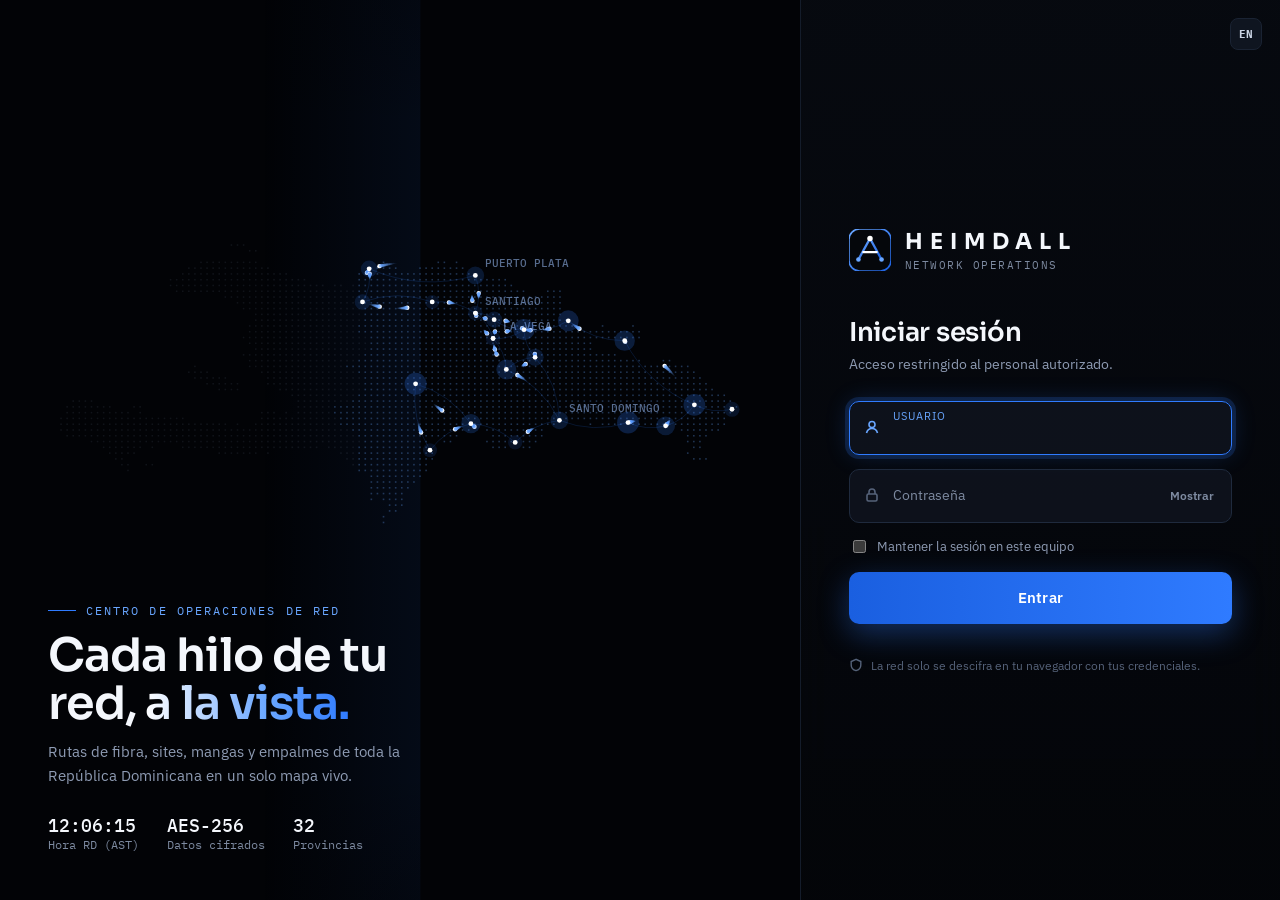
<file: index.html>
<!DOCTYPE html><!--wNmUA9VqEUbCfY8pr4kQ4--><html lang="es"><head><meta charSet="utf-8"/><meta name="viewport" content="width=device-width, initial-scale=1, viewport-fit=cover"/><link rel="stylesheet" href="/_next/static/css/feef0ed550514733.css" data-precedence="next"/><link rel="stylesheet" href="/_next/static/css/a13e0b4a076f6693.css" data-precedence="next"/><link rel="preload" as="script" fetchPriority="low" href="/_next/static/chunks/webpack-40862b78f04ade27.js"/><script src="/_next/static/chunks/4bd1b696-c023c6e3521b1417.js" async=""></script><script src="/_next/static/chunks/255-1f92380adbc6ec99.js" async=""></script><script src="/_next/static/chunks/main-app-6b2eb80d93c75b84.js" async=""></script><script src="/_next/static/chunks/05f6971a-4bceded6abd2d39e.js" async=""></script><script src="/_next/static/chunks/814-65345c7703a7473e.js" async=""></script><script src="/_next/static/chunks/app/page-2f0af700c0c5081a.js" async=""></script><link rel="preconnect" href="https://fonts.googleapis.com"/><link rel="preconnect" href="https://fonts.gstatic.com" crossorigin=""/><meta name="theme-color" content="#04060a"/><title>Heimdall</title><meta name="description" content="Centro de operaciones de la red de fibra óptica"/><meta name="robots" content="noindex, nofollow"/><link rel="stylesheet" href="https://fonts.googleapis.com/css2?family=Sora:wght@500;600;700&amp;family=IBM+Plex+Sans:wght@400;500;600&amp;family=IBM+Plex+Mono:wght@400;500&amp;display=swap"/><script>try{var t=localStorage.getItem('heimdall-tema');if(t==='light')document.documentElement.dataset.theme=t}catch(e){}</script><script src="/_next/static/chunks/polyfills-42372ed130431b0a.js" noModule=""></script></head><body><div hidden=""><!--$--><!--/$--></div><div style="position:fixed;inset:0;background:#020306"></div><!--$--><!--/$--><script src="/_next/static/chunks/webpack-40862b78f04ade27.js" id="_R_" async=""></script><script>(self.__next_f=self.__next_f||[]).push([0])</script><script>self.__next_f.push([1,"1:\"$Sreact.fragment\"\n2:I[9766,[],\"\"]\n3:I[8924,[],\"\"]\n4:I[3697,[\"600\",\"static/chunks/05f6971a-4bceded6abd2d39e.js\",\"814\",\"static/chunks/814-65345c7703a7473e.js\",\"974\",\"static/chunks/app/page-2f0af700c0c5081a.js\"],\"default\"]\n5:I[4431,[],\"OutletBoundary\"]\n7:I[5278,[],\"AsyncMetadataOutlet\"]\n9:I[4431,[],\"ViewportBoundary\"]\nb:I[4431,[],\"MetadataBoundary\"]\nc:\"$Sreact.suspense\"\ne:I[7150,[],\"\"]\n:HL[\"/_next/static/css/feef0ed550514733.css\",\"style\"]\n:HL[\"/_next/static/css/a13e0b4a076f6693.css\",\"style\"]\n"])</script><script>self.__next_f.push([1,"0:{\"P\":null,\"b\":\"wNmUA9VqEUbCfY8pr4kQ4\",\"p\":\"\",\"c\":[\"\",\"\"],\"i\":false,\"f\":[[[\"\",{\"children\":[\"__PAGE__\",{}]},\"$undefined\",\"$undefined\",true],[\"\",[\"$\",\"$1\",\"c\",{\"children\":[[[\"$\",\"link\",\"0\",{\"rel\":\"stylesheet\",\"href\":\"/_next/static/css/feef0ed550514733.css\",\"precedence\":\"next\",\"crossOrigin\":\"$undefined\",\"nonce\":\"$undefined\"}],[\"$\",\"link\",\"1\",{\"rel\":\"stylesheet\",\"href\":\"/_next/static/css/a13e0b4a076f6693.css\",\"precedence\":\"next\",\"crossOrigin\":\"$undefined\",\"nonce\":\"$undefined\"}]],[\"$\",\"html\",null,{\"lang\":\"es\",\"suppressHydrationWarning\":true,\"children\":[[\"$\",\"head\",null,{\"children\":[[\"$\",\"link\",null,{\"rel\":\"preconnect\",\"href\":\"https://fonts.googleapis.com\"}],[\"$\",\"link\",null,{\"rel\":\"preconnect\",\"href\":\"https://fonts.gstatic.com\",\"crossOrigin\":\"\"}],[\"$\",\"link\",null,{\"rel\":\"stylesheet\",\"href\":\"https://fonts.googleapis.com/css2?family=Sora:wght@500;600;700\u0026family=IBM+Plex+Sans:wght@400;500;600\u0026family=IBM+Plex+Mono:wght@400;500\u0026display=swap\"}],[\"$\",\"script\",null,{\"dangerouslySetInnerHTML\":{\"__html\":\"try{var t=localStorage.getItem('heimdall-tema');if(t==='light')document.documentElement.dataset.theme=t}catch(e){}\"}}]]}],[\"$\",\"body\",null,{\"children\":[\"$\",\"$L2\",null,{\"parallelRouterKey\":\"children\",\"error\":\"$undefined\",\"errorStyles\":\"$undefined\",\"errorScripts\":\"$undefined\",\"template\":[\"$\",\"$L3\",null,{}],\"templateStyles\":\"$undefined\",\"templateScripts\":\"$undefined\",\"notFound\":[[[\"$\",\"title\",null,{\"children\":\"404: This page could not be found.\"}],[\"$\",\"div\",null,{\"style\":{\"fontFamily\":\"system-ui,\\\"Segoe UI\\\",Roboto,Helvetica,Arial,sans-serif,\\\"Apple Color Emoji\\\",\\\"Segoe UI Emoji\\\"\",\"height\":\"100vh\",\"textAlign\":\"center\",\"display\":\"flex\",\"flexDirection\":\"column\",\"alignItems\":\"center\",\"justifyContent\":\"center\"},\"children\":[\"$\",\"div\",null,{\"children\":[[\"$\",\"style\",null,{\"dangerouslySetInnerHTML\":{\"__html\":\"body{color:#000;background:#fff;margin:0}.next-error-h1{border-right:1px solid rgba(0,0,0,.3)}@media (prefers-color-scheme:dark){body{color:#fff;background:#000}.next-error-h1{border-right:1px solid rgba(255,255,255,.3)}}\"}}],[\"$\",\"h1\",null,{\"className\":\"next-error-h1\",\"style\":{\"display\":\"inline-block\",\"margin\":\"0 20px 0 0\",\"padding\":\"0 23px 0 0\",\"fontSize\":24,\"fontWeight\":500,\"verticalAlign\":\"top\",\"lineHeight\":\"49px\"},\"children\":404}],[\"$\",\"div\",null,{\"style\":{\"display\":\"inline-block\"},\"children\":[\"$\",\"h2\",null,{\"style\":{\"fontSize\":14,\"fontWeight\":400,\"lineHeight\":\"49px\",\"margin\":0},\"children\":\"This page could not be found.\"}]}]]}]}]],[]],\"forbidden\":\"$undefined\",\"unauthorized\":\"$undefined\"}]}]]}]]}],{\"children\":[\"__PAGE__\",[\"$\",\"$1\",\"c\",{\"children\":[[\"$\",\"$L4\",null,{}],null,[\"$\",\"$L5\",null,{\"children\":[\"$L6\",[\"$\",\"$L7\",null,{\"promise\":\"$@8\"}]]}]]}],{},null,false]},null,false],[\"$\",\"$1\",\"h\",{\"children\":[null,[[\"$\",\"$L9\",null,{\"children\":\"$La\"}],null],[\"$\",\"$Lb\",null,{\"children\":[\"$\",\"div\",null,{\"hidden\":true,\"children\":[\"$\",\"$c\",null,{\"fallback\":null,\"children\":\"$Ld\"}]}]}]]}],false]],\"m\":\"$undefined\",\"G\":[\"$e\",[]],\"s\":false,\"S\":true}\n"])</script><script>self.__next_f.push([1,"a:[[\"$\",\"meta\",\"0\",{\"charSet\":\"utf-8\"}],[\"$\",\"meta\",\"1\",{\"name\":\"viewport\",\"content\":\"width=device-width, initial-scale=1, viewport-fit=cover\"}],[\"$\",\"meta\",\"2\",{\"name\":\"theme-color\",\"content\":\"#04060a\"}]]\n6:null\n"])</script><script>self.__next_f.push([1,"8:{\"metadata\":[[\"$\",\"title\",\"0\",{\"children\":\"Heimdall\"}],[\"$\",\"meta\",\"1\",{\"name\":\"description\",\"content\":\"Centro de operaciones de la red de fibra óptica\"}],[\"$\",\"meta\",\"2\",{\"name\":\"robots\",\"content\":\"noindex, nofollow\"}]],\"error\":null,\"digest\":\"$undefined\"}\n"])</script><script>self.__next_f.push([1,"d:\"$8:metadata\"\n"])</script></body></html>
</file>
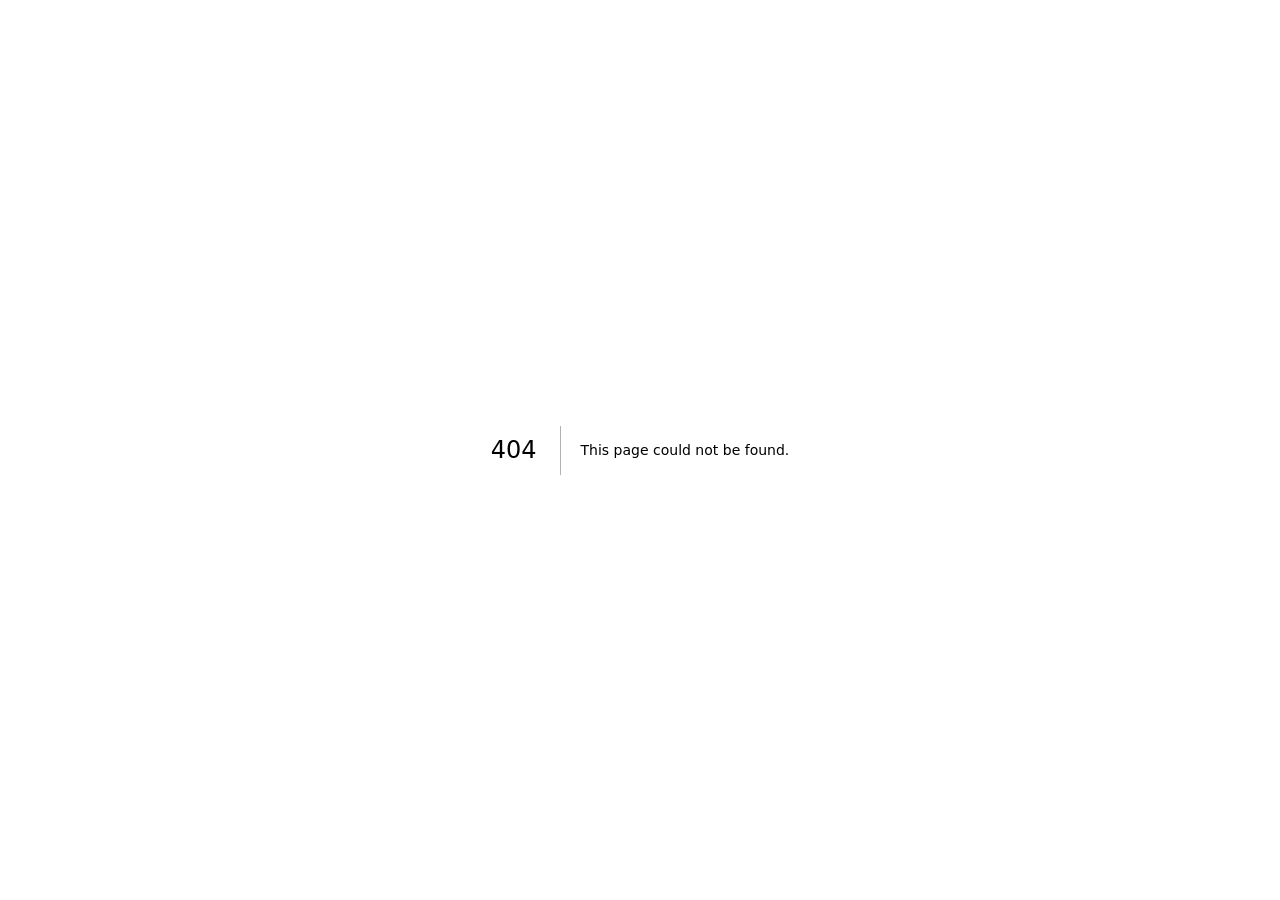
<file: 404/index.html>
<!DOCTYPE html><!--wNmUA9VqEUbCfY8pr4kQ4--><html lang="es"><head><meta charSet="utf-8"/><meta name="viewport" content="width=device-width, initial-scale=1, viewport-fit=cover"/><link rel="stylesheet" href="/_next/static/css/feef0ed550514733.css" data-precedence="next"/><link rel="stylesheet" href="/_next/static/css/a13e0b4a076f6693.css" data-precedence="next"/><link rel="preload" as="script" fetchPriority="low" href="/_next/static/chunks/webpack-40862b78f04ade27.js"/><script src="/_next/static/chunks/4bd1b696-c023c6e3521b1417.js" async=""></script><script src="/_next/static/chunks/255-1f92380adbc6ec99.js" async=""></script><script src="/_next/static/chunks/main-app-6b2eb80d93c75b84.js" async=""></script><meta name="robots" content="noindex"/><link rel="preconnect" href="https://fonts.googleapis.com"/><link rel="preconnect" href="https://fonts.gstatic.com" crossorigin=""/><title>404: This page could not be found.</title><meta name="theme-color" content="#04060a"/><title>Heimdall</title><meta name="description" content="Centro de operaciones de la red de fibra óptica"/><meta name="robots" content="noindex, nofollow"/><link rel="stylesheet" href="https://fonts.googleapis.com/css2?family=Sora:wght@500;600;700&amp;family=IBM+Plex+Sans:wght@400;500;600&amp;family=IBM+Plex+Mono:wght@400;500&amp;display=swap"/><script>try{var t=localStorage.getItem('heimdall-tema');if(t==='light')document.documentElement.dataset.theme=t}catch(e){}</script><script src="/_next/static/chunks/polyfills-42372ed130431b0a.js" noModule=""></script></head><body><div hidden=""><!--$--><!--/$--></div><div style="font-family:system-ui,&quot;Segoe UI&quot;,Roboto,Helvetica,Arial,sans-serif,&quot;Apple Color Emoji&quot;,&quot;Segoe UI Emoji&quot;;height:100vh;text-align:center;display:flex;flex-direction:column;align-items:center;justify-content:center"><div><style>body{color:#000;background:#fff;margin:0}.next-error-h1{border-right:1px solid rgba(0,0,0,.3)}@media (prefers-color-scheme:dark){body{color:#fff;background:#000}.next-error-h1{border-right:1px solid rgba(255,255,255,.3)}}</style><h1 class="next-error-h1" style="display:inline-block;margin:0 20px 0 0;padding:0 23px 0 0;font-size:24px;font-weight:500;vertical-align:top;line-height:49px">404</h1><div style="display:inline-block"><h2 style="font-size:14px;font-weight:400;line-height:49px;margin:0">This page could not be found.</h2></div></div></div><!--$--><!--/$--><script src="/_next/static/chunks/webpack-40862b78f04ade27.js" id="_R_" async=""></script><script>(self.__next_f=self.__next_f||[]).push([0])</script><script>self.__next_f.push([1,"1:\"$Sreact.fragment\"\n2:I[9766,[],\"\"]\n3:I[8924,[],\"\"]\n4:I[4431,[],\"OutletBoundary\"]\n6:I[5278,[],\"AsyncMetadataOutlet\"]\n8:I[4431,[],\"ViewportBoundary\"]\na:I[4431,[],\"MetadataBoundary\"]\nb:\"$Sreact.suspense\"\nd:I[7150,[],\"\"]\n:HL[\"/_next/static/css/feef0ed550514733.css\",\"style\"]\n:HL[\"/_next/static/css/a13e0b4a076f6693.css\",\"style\"]\n"])</script><script>self.__next_f.push([1,"0:{\"P\":null,\"b\":\"wNmUA9VqEUbCfY8pr4kQ4\",\"p\":\"\",\"c\":[\"\",\"_not-found\",\"\"],\"i\":false,\"f\":[[[\"\",{\"children\":[\"/_not-found\",{\"children\":[\"__PAGE__\",{}]}]},\"$undefined\",\"$undefined\",true],[\"\",[\"$\",\"$1\",\"c\",{\"children\":[[[\"$\",\"link\",\"0\",{\"rel\":\"stylesheet\",\"href\":\"/_next/static/css/feef0ed550514733.css\",\"precedence\":\"next\",\"crossOrigin\":\"$undefined\",\"nonce\":\"$undefined\"}],[\"$\",\"link\",\"1\",{\"rel\":\"stylesheet\",\"href\":\"/_next/static/css/a13e0b4a076f6693.css\",\"precedence\":\"next\",\"crossOrigin\":\"$undefined\",\"nonce\":\"$undefined\"}]],[\"$\",\"html\",null,{\"lang\":\"es\",\"suppressHydrationWarning\":true,\"children\":[[\"$\",\"head\",null,{\"children\":[[\"$\",\"link\",null,{\"rel\":\"preconnect\",\"href\":\"https://fonts.googleapis.com\"}],[\"$\",\"link\",null,{\"rel\":\"preconnect\",\"href\":\"https://fonts.gstatic.com\",\"crossOrigin\":\"\"}],[\"$\",\"link\",null,{\"rel\":\"stylesheet\",\"href\":\"https://fonts.googleapis.com/css2?family=Sora:wght@500;600;700\u0026family=IBM+Plex+Sans:wght@400;500;600\u0026family=IBM+Plex+Mono:wght@400;500\u0026display=swap\"}],[\"$\",\"script\",null,{\"dangerouslySetInnerHTML\":{\"__html\":\"try{var t=localStorage.getItem('heimdall-tema');if(t==='light')document.documentElement.dataset.theme=t}catch(e){}\"}}]]}],[\"$\",\"body\",null,{\"children\":[\"$\",\"$L2\",null,{\"parallelRouterKey\":\"children\",\"error\":\"$undefined\",\"errorStyles\":\"$undefined\",\"errorScripts\":\"$undefined\",\"template\":[\"$\",\"$L3\",null,{}],\"templateStyles\":\"$undefined\",\"templateScripts\":\"$undefined\",\"notFound\":\"$undefined\",\"forbidden\":\"$undefined\",\"unauthorized\":\"$undefined\"}]}]]}]]}],{\"children\":[\"/_not-found\",[\"$\",\"$1\",\"c\",{\"children\":[null,[\"$\",\"$L2\",null,{\"parallelRouterKey\":\"children\",\"error\":\"$undefined\",\"errorStyles\":\"$undefined\",\"errorScripts\":\"$undefined\",\"template\":[\"$\",\"$L3\",null,{}],\"templateStyles\":\"$undefined\",\"templateScripts\":\"$undefined\",\"notFound\":\"$undefined\",\"forbidden\":\"$undefined\",\"unauthorized\":\"$undefined\"}]]}],{\"children\":[\"__PAGE__\",[\"$\",\"$1\",\"c\",{\"children\":[[[\"$\",\"title\",null,{\"children\":\"404: This page could not be found.\"}],[\"$\",\"div\",null,{\"style\":{\"fontFamily\":\"system-ui,\\\"Segoe UI\\\",Roboto,Helvetica,Arial,sans-serif,\\\"Apple Color Emoji\\\",\\\"Segoe UI Emoji\\\"\",\"height\":\"100vh\",\"textAlign\":\"center\",\"display\":\"flex\",\"flexDirection\":\"column\",\"alignItems\":\"center\",\"justifyContent\":\"center\"},\"children\":[\"$\",\"div\",null,{\"children\":[[\"$\",\"style\",null,{\"dangerouslySetInnerHTML\":{\"__html\":\"body{color:#000;background:#fff;margin:0}.next-error-h1{border-right:1px solid rgba(0,0,0,.3)}@media (prefers-color-scheme:dark){body{color:#fff;background:#000}.next-error-h1{border-right:1px solid rgba(255,255,255,.3)}}\"}}],[\"$\",\"h1\",null,{\"className\":\"next-error-h1\",\"style\":{\"display\":\"inline-block\",\"margin\":\"0 20px 0 0\",\"padding\":\"0 23px 0 0\",\"fontSize\":24,\"fontWeight\":500,\"verticalAlign\":\"top\",\"lineHeight\":\"49px\"},\"children\":404}],[\"$\",\"div\",null,{\"style\":{\"display\":\"inline-block\"},\"children\":[\"$\",\"h2\",null,{\"style\":{\"fontSize\":14,\"fontWeight\":400,\"lineHeight\":\"49px\",\"margin\":0},\"children\":\"This page could not be found.\"}]}]]}]}]],null,[\"$\",\"$L4\",null,{\"children\":[\"$L5\",[\"$\",\"$L6\",null,{\"promise\":\"$@7\"}]]}]]}],{},null,false]},null,false]},null,false],[\"$\",\"$1\",\"h\",{\"children\":[[\"$\",\"meta\",null,{\"name\":\"robots\",\"content\":\"noindex\"}],[[\"$\",\"$L8\",null,{\"children\":\"$L9\"}],null],[\"$\",\"$La\",null,{\"children\":[\"$\",\"div\",null,{\"hidden\":true,\"children\":[\"$\",\"$b\",null,{\"fallback\":null,\"children\":\"$Lc\"}]}]}]]}],false]],\"m\":\"$undefined\",\"G\":[\"$d\",[]],\"s\":false,\"S\":true}\n"])</script><script>self.__next_f.push([1,"9:[[\"$\",\"meta\",\"0\",{\"charSet\":\"utf-8\"}],[\"$\",\"meta\",\"1\",{\"name\":\"viewport\",\"content\":\"width=device-width, initial-scale=1, viewport-fit=cover\"}],[\"$\",\"meta\",\"2\",{\"name\":\"theme-color\",\"content\":\"#04060a\"}]]\n5:null\n"])</script><script>self.__next_f.push([1,"7:{\"metadata\":[[\"$\",\"title\",\"0\",{\"children\":\"Heimdall\"}],[\"$\",\"meta\",\"1\",{\"name\":\"description\",\"content\":\"Centro de operaciones de la red de fibra óptica\"}],[\"$\",\"meta\",\"2\",{\"name\":\"robots\",\"content\":\"noindex, nofollow\"}]],\"error\":null,\"digest\":\"$undefined\"}\n"])</script><script>self.__next_f.push([1,"c:\"$7:metadata\"\n"])</script></body></html>
</file>
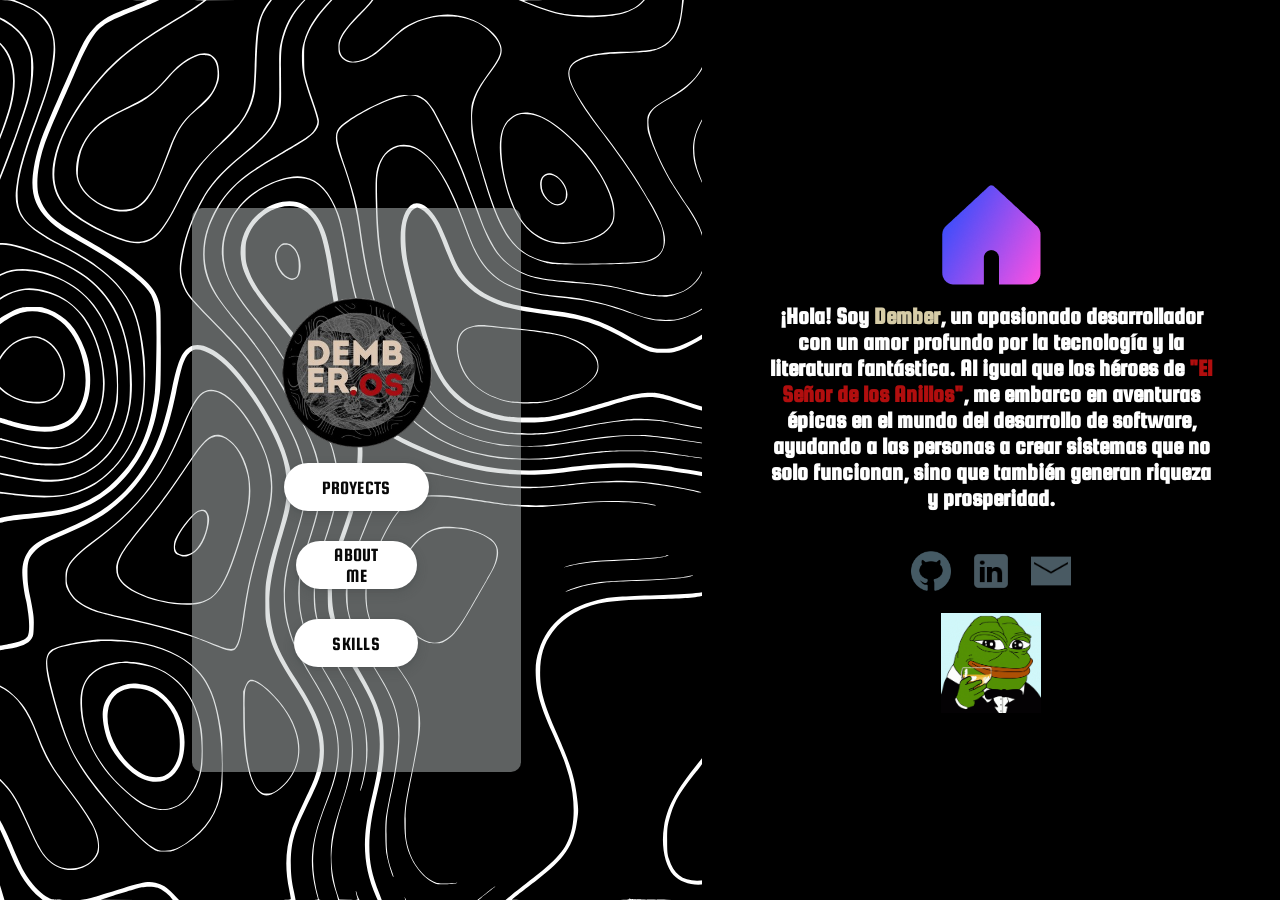
<file: inidex.html>
<!DOCTYPE html>
<html lang="es">
<head>
    <meta charset="UTF-8">
    <meta name="viewport" content="width=device-width, initial-scale=1.0">
    <title>Portfolio de Dember</title>
    <link rel="stylesheet" href="styles.css">
</head>
<body>    
    <!-- <div class="container1">
    <div class="menu dropdown">
        <div class="logo">
            <img src="assets/logodem.png" alt="Logo">
        </div>
        <button class="dropdown-toggle button" role="button">MENU</button>
        <div class="dropdown-content">
            <button class="button" role="button">PROYECTS</button>
            <button class="button" role="button">ABOUT ME</button>
            <button class="button" role="button">SKILLS</button>
        </div>
    </div>
    </div> -->
    <div class="container">
        <video autoplay muted loop id="background-video">
            <source src="assets/backgroundgrade.mp4" type="video/mp4">
            Your browser does not support HTML5 video.
        </video>
        <img src="assets/topografiav2.svg" alt="Topografía" class="topography-overlay">
        
        <div class="content">
            
            <div class="menu">
                <div class="logo">
                    <img src="assets/logodem.png" alt="Logo">
                </div>
                <a href="proyects.html" class="button" role="button">PROYECTS</a>
                <a href="inidex.html" class="button" role="button">ABOUT ME</a>
                <a href="skills.html" class="button" role="button">SKILLS</a>

            </div>

            <div class="about">
                <a href="inidex.html" class="home"><img src="assets/Subtract.png" alt="GitHub"></a>
                <h1>¡Hola! Soy <span id="yo">Dember</span>, un apasionado desarrollador con un amor profundo por la tecnología y la literatura fantástica. Al igual que los héroes de <span>"El Señor de los Anillos"</span>, me embarco en aventuras épicas en el mundo del desarrollo de software, ayudando a las personas a crear sistemas que no solo funcionan, sino que también generan riqueza y prosperidad.</h1>
            
            <div class="social">
                <a href="https://github.com/DemberOS"><img src="assets/github.png" alt="GitHub"></a>
                <a href="https://www.linkedin.com/in/adrian-buena-ba9b78250/"><img src="assets/linkedlin.png" alt="LinkedIn"></a>
                <a href="mailto:adrianbuena15@hotmail.com"><img src="assets/correo.png" alt="Email"></a>
            </div>
            <div class="frog-meme">
                <img src="assets/pepe-wink-pepe.gif" alt="Frog Meme">
            </div>
            </div>
        </div>
    </div>
</body>
</html>
</file>
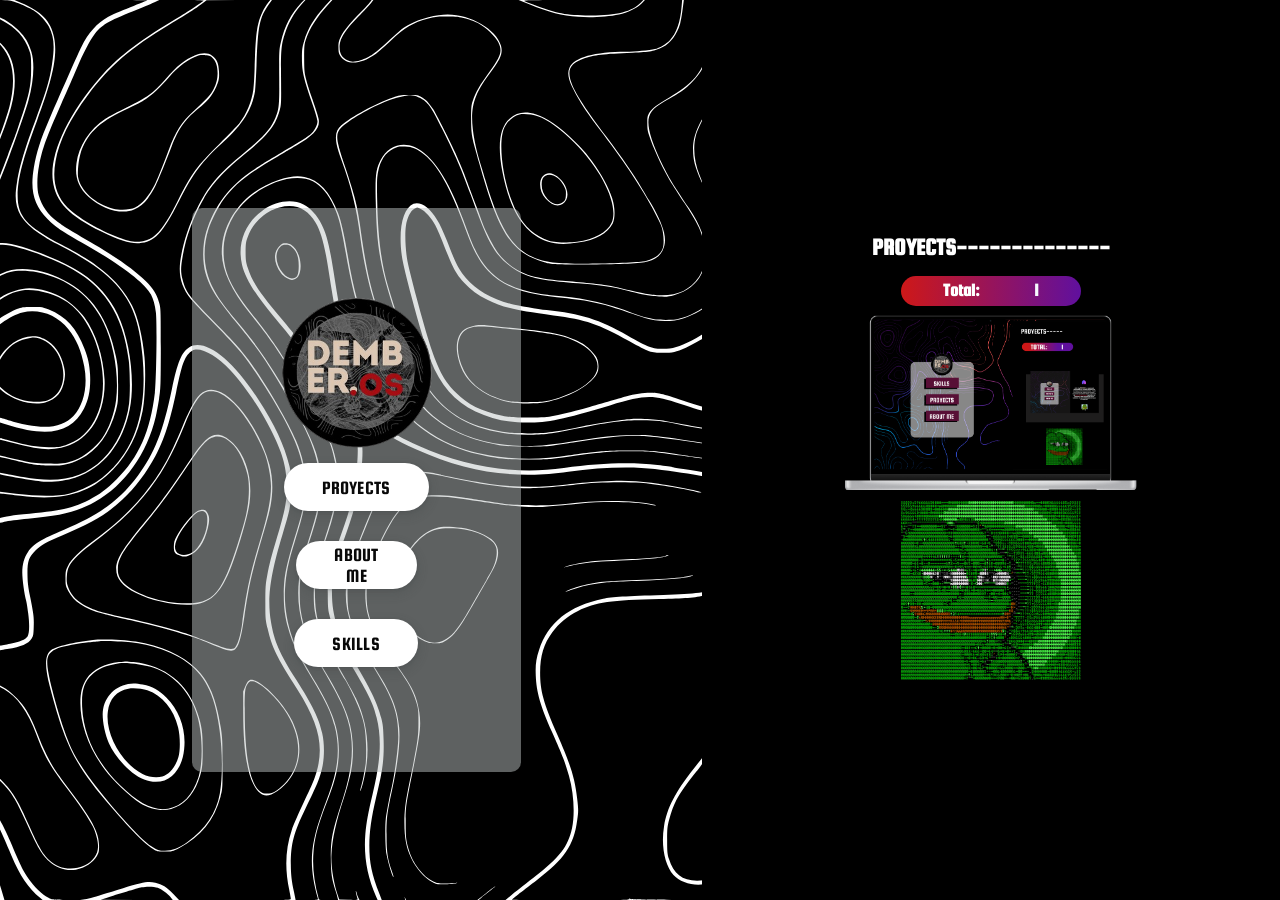
<file: proyects.html>
<!DOCTYPE html>
<html lang="es">
<head>
    <meta charset="UTF-8">
    <meta name="viewport" content="width=device-width, initial-scale=1.0">
    <title>Portfolio de Dember..proyects</title>
    <link rel="stylesheet" href="styles.css">
</head>
<body>    
    <!-- <div class="container1">
    <div class="menu dropdown">
        <div class="logo">
            <img src="assets/logodem.png" alt="Logo">
        </div>
        <button class="dropdown-toggle button" role="button">MENU</button>
        <div class="dropdown-content">
            <button class="button" role="button">PROYECTS</button>
            <button class="button" role="button">ABOUT ME</button>
            <button class="button" role="button">SKILLS</button>
        </div>
    </div>
    </div> -->
    <div class="container">
        <video autoplay muted loop id="background-video">
            <source src="assets/backgroundgrade.mp4" type="video/mp4">

        </video>
        <img src="assets/topografiav2.svg" alt="Topografía" class="topography-overlay">
        
        <div class="content">
            
            <div class="menu">
                <div class="logo">
                    <img src="assets/logodem.png" alt="Logo">
                </div>
                <a href="proyects.html" class="button" role="button">PROYECTS</a>
                <a href="inidex.html" class="button" role="button">ABOUT ME</a>
                <a href="skills.html" class="button" role="button">SKILLS</a>

            </div>

            <div class="about">
                <!-- <a href="inidex.html" class="home"><img src="assets/casa.gif" alt="GitHub"></a> -->
                <h1 id="titulo"> PROYECTS--------------</h1>
            <div class="contador">
                <h2 class="texto"> Total: <span id="numero">1</span></h2>
            </div>

            <div class="box"> 
                <img id="imagen" src="assets/proyectos.png" alt="proyecto">
            </div>
            <div class="frog-meme">
                <img id="proygif" src="assets/descarga.gif" alt="Frog Meme">
            </div>
            </div>
        </div>
    </div>
</body>
</html>
</file>
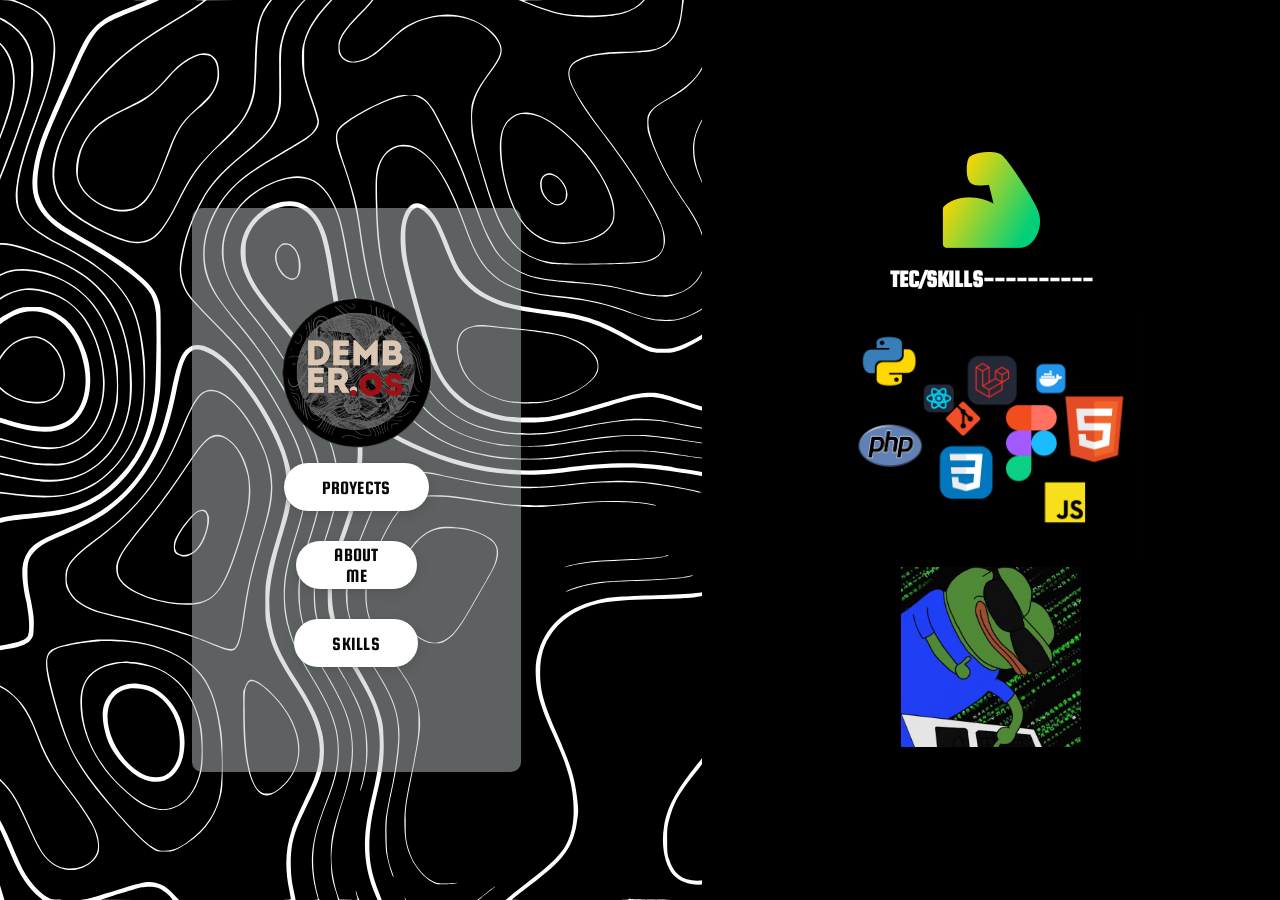
<file: skills.html>
<!DOCTYPE html>
<html lang="es">
<head>
    <meta charset="UTF-8">
    <meta name="viewport" content="width=device-width, initial-scale=1.0">
    <title>Portfolio de Dember..proyects</title>
    <link rel="stylesheet" href="styles.css">
</head>
<body>    
    <!-- <div class="container1">
    <div class="menu dropdown">
        <div class="logo">
            <img src="assets/logodem.png" alt="Logo">
        </div>
        <button class="dropdown-toggle button" role="button">MENU</button>
        <div class="dropdown-content">
            <button class="button" role="button">PROYECTS</button>
            <button class="button" role="button">ABOUT ME</button>
            <button class="button" role="button">SKILLS</button>
        </div>
    </div>
    </div> -->
    <div class="container">
        <video autoplay muted loop id="background-video">
            <source src="assets/backgroundgrade.mp4" type="video/mp4">
            Your browser does not support HTML5 video.
        </video>
        <img src="assets/topografiav2.svg" alt="Topografía" class="topography-overlay">
        
        <div class="content">
            
            <div class="menu">
                <div class="logo">
                    <img src="assets/logodem.png" alt="Logo">
                </div>
                <a href="proyects.html" class="button" role="button">PROYECTS</a>
                <a href="inidex.html" class="button" role="button">ABOUT ME</a>
                <a href="skills.html" class="button" role="button">SKILLS</a>

            </div>
            <div class="about">
                <a href="inidex.html" id="brazo"><img src="assets/Union.png" alt="GitHub"></a>
                <h1 id="titulo"> TEC/SKILLS----------</h1>
            <div class="box"> 
                <img id="imagen" src="assets/progrmas.png" alt="proyecto">
            </div>
            <div class="frog-meme">
                <img id="proygif" src="assets/pepe-spin.gif" alt="Frog Meme">
            </div>
            </div>
        </div>
    </div>
    <footer></footer>
</body>
</html>
</file>
<file: _next/static/css/feef0ed550514733.css>
.maplibregl-map{font:12px/20px Helvetica Neue,Arial,Helvetica,sans-serif;overflow:hidden;position:relative;-webkit-tap-highlight-color:rgb(0,0,0,0)}.maplibregl-canvas{left:0;position:absolute;top:0}.maplibregl-map:-webkit-full-screen{height:100%;width:100%}.maplibregl-map:fullscreen{height:100%;width:100%}.maplibregl-ctrl-group button.maplibregl-ctrl-compass{touch-action:none}.maplibregl-canvas-container.maplibregl-interactive,.maplibregl-ctrl-group button.maplibregl-ctrl-compass{cursor:-webkit-grab;cursor:grab;-webkit-user-select:none;-moz-user-select:none;user-select:none}.maplibregl-canvas-container.maplibregl-interactive.maplibregl-track-pointer{cursor:pointer}.maplibregl-canvas-container.maplibregl-interactive:active,.maplibregl-ctrl-group button.maplibregl-ctrl-compass:active{cursor:-webkit-grabbing;cursor:grabbing}.maplibregl-canvas-container.maplibregl-touch-zoom-rotate,.maplibregl-canvas-container.maplibregl-touch-zoom-rotate .maplibregl-canvas{touch-action:pan-x pan-y}.maplibregl-canvas-container.maplibregl-touch-drag-pan,.maplibregl-canvas-container.maplibregl-touch-drag-pan .maplibregl-canvas{touch-action:pinch-zoom}.maplibregl-canvas-container.maplibregl-touch-zoom-rotate.maplibregl-touch-drag-pan,.maplibregl-canvas-container.maplibregl-touch-zoom-rotate.maplibregl-touch-drag-pan .maplibregl-canvas{touch-action:none}.maplibregl-canvas-container.maplibregl-touch-drag-pan.maplibregl-cooperative-gestures,.maplibregl-canvas-container.maplibregl-touch-drag-pan.maplibregl-cooperative-gestures .maplibregl-canvas{touch-action:pan-x pan-y}.maplibregl-ctrl-bottom-left,.maplibregl-ctrl-bottom-right,.maplibregl-ctrl-top-left,.maplibregl-ctrl-top-right{pointer-events:none;position:absolute;z-index:2}.maplibregl-ctrl-top-left{left:0;top:0}.maplibregl-ctrl-top-right{right:0;top:0}.maplibregl-ctrl-bottom-left{bottom:0;left:0}.maplibregl-ctrl-bottom-right{bottom:0;right:0}.maplibregl-ctrl{clear:both;pointer-events:auto;transform:translate(0)}.maplibregl-ctrl-top-left .maplibregl-ctrl{float:left;margin:10px 0 0 10px}.maplibregl-ctrl-top-right .maplibregl-ctrl{float:right;margin:10px 10px 0 0}.maplibregl-ctrl-bottom-left .maplibregl-ctrl{float:left;margin:0 0 10px 10px}.maplibregl-ctrl-bottom-right .maplibregl-ctrl{float:right;margin:0 10px 10px 0}.maplibregl-ctrl-group{background:#fff;border-radius:4px}.maplibregl-ctrl-group:not(:empty){box-shadow:0 0 0 2px rgba(0,0,0,.1)}@media (forced-colors:active){.maplibregl-ctrl-group:not(:empty){box-shadow:0 0 0 2px ButtonText}}.maplibregl-ctrl-group button{background-color:transparent;border:0;box-sizing:border-box;cursor:pointer;display:block;height:29px;outline:none;padding:0;width:29px}.maplibregl-ctrl-group button+button{border-top:1px solid #ddd}.maplibregl-ctrl button .maplibregl-ctrl-icon{background-position:50%;background-repeat:no-repeat;display:block;height:100%;width:100%}@media (forced-colors:active){.maplibregl-ctrl-icon{background-color:transparent}.maplibregl-ctrl-group button+button{border-top:1px solid ButtonText}}.maplibregl-ctrl button::-moz-focus-inner{border:0;padding:0}.maplibregl-ctrl-attrib-button:focus,.maplibregl-ctrl-group button:focus{box-shadow:0 0 2px 2px #0096ff}.maplibregl-ctrl button:disabled{cursor:not-allowed}.maplibregl-ctrl button:disabled .maplibregl-ctrl-icon{opacity:.25}@media (hover:hover){.maplibregl-ctrl button:not(:disabled):hover{background-color:rgba(0,0,0,.05)}}.maplibregl-ctrl button:not(:disabled):active{background-color:rgba(0,0,0,.05)}.maplibregl-ctrl-group button:focus:focus-visible{box-shadow:0 0 2px 2px #0096ff}.maplibregl-ctrl-group button:focus:not(:focus-visible){box-shadow:none}.maplibregl-ctrl-group button:focus:first-child{border-radius:4px 4px 0 0}.maplibregl-ctrl-group button:focus:last-child{border-radius:0 0 4px 4px}.maplibregl-ctrl-group button:focus:only-child{border-radius:inherit}.maplibregl-ctrl button.maplibregl-ctrl-zoom-out .maplibregl-ctrl-icon{background-image:url("data:image/svg+xml;charset=utf-8,%3Csvg xmlns='http://www.w3.org/2000/svg' width='29' height='29' fill='%23333' viewBox='0 0 29 29'%3E%3Cpath d='M10 13c-.75 0-1.5.75-1.5 1.5S9.25 16 10 16h9c.75 0 1.5-.75 1.5-1.5S19.75 13 19 13z'/%3E%3C/svg%3E")}.maplibregl-ctrl button.maplibregl-ctrl-zoom-in .maplibregl-ctrl-icon{background-image:url("data:image/svg+xml;charset=utf-8,%3Csvg xmlns='http://www.w3.org/2000/svg' width='29' height='29' fill='%23333' viewBox='0 0 29 29'%3E%3Cpath d='M14.5 8.5c-.75 0-1.5.75-1.5 1.5v3h-3c-.75 0-1.5.75-1.5 1.5S9.25 16 10 16h3v3c0 .75.75 1.5 1.5 1.5S16 19.75 16 19v-3h3c.75 0 1.5-.75 1.5-1.5S19.75 13 19 13h-3v-3c0-.75-.75-1.5-1.5-1.5'/%3E%3C/svg%3E")}@media (forced-colors:active){.maplibregl-ctrl button.maplibregl-ctrl-zoom-out .maplibregl-ctrl-icon{background-image:url("data:image/svg+xml;charset=utf-8,%3Csvg xmlns='http://www.w3.org/2000/svg' width='29' height='29' fill='%23fff' viewBox='0 0 29 29'%3E%3Cpath d='M10 13c-.75 0-1.5.75-1.5 1.5S9.25 16 10 16h9c.75 0 1.5-.75 1.5-1.5S19.75 13 19 13z'/%3E%3C/svg%3E")}.maplibregl-ctrl button.maplibregl-ctrl-zoom-in .maplibregl-ctrl-icon{background-image:url("data:image/svg+xml;charset=utf-8,%3Csvg xmlns='http://www.w3.org/2000/svg' width='29' height='29' fill='%23fff' viewBox='0 0 29 29'%3E%3Cpath d='M14.5 8.5c-.75 0-1.5.75-1.5 1.5v3h-3c-.75 0-1.5.75-1.5 1.5S9.25 16 10 16h3v3c0 .75.75 1.5 1.5 1.5S16 19.75 16 19v-3h3c.75 0 1.5-.75 1.5-1.5S19.75 13 19 13h-3v-3c0-.75-.75-1.5-1.5-1.5'/%3E%3C/svg%3E")}}@media (forced-colors:active) and (prefers-color-scheme:light){.maplibregl-ctrl button.maplibregl-ctrl-zoom-out .maplibregl-ctrl-icon{background-image:url("data:image/svg+xml;charset=utf-8,%3Csvg xmlns='http://www.w3.org/2000/svg' width='29' height='29' viewBox='0 0 29 29'%3E%3Cpath d='M10 13c-.75 0-1.5.75-1.5 1.5S9.25 16 10 16h9c.75 0 1.5-.75 1.5-1.5S19.75 13 19 13z'/%3E%3C/svg%3E")}.maplibregl-ctrl button.maplibregl-ctrl-zoom-in .maplibregl-ctrl-icon{background-image:url("data:image/svg+xml;charset=utf-8,%3Csvg xmlns='http://www.w3.org/2000/svg' width='29' height='29' viewBox='0 0 29 29'%3E%3Cpath d='M14.5 8.5c-.75 0-1.5.75-1.5 1.5v3h-3c-.75 0-1.5.75-1.5 1.5S9.25 16 10 16h3v3c0 .75.75 1.5 1.5 1.5S16 19.75 16 19v-3h3c.75 0 1.5-.75 1.5-1.5S19.75 13 19 13h-3v-3c0-.75-.75-1.5-1.5-1.5'/%3E%3C/svg%3E")}}.maplibregl-ctrl button.maplibregl-ctrl-fullscreen .maplibregl-ctrl-icon{background-image:url("data:image/svg+xml;charset=utf-8,%3Csvg xmlns='http://www.w3.org/2000/svg' width='29' height='29' fill='%23333' viewBox='0 0 29 29'%3E%3Cpath d='M24 16v5.5c0 1.75-.75 2.5-2.5 2.5H16v-1l3-1.5-4-5.5 1-1 5.5 4 1.5-3zM6 16l1.5 3 5.5-4 1 1-4 5.5 3 1.5v1H7.5C5.75 24 5 23.25 5 21.5V16zm7-11v1l-3 1.5 4 5.5-1 1-5.5-4L6 13H5V7.5C5 5.75 5.75 5 7.5 5zm11 2.5c0-1.75-.75-2.5-2.5-2.5H16v1l3 1.5-4 5.5 1 1 5.5-4 1.5 3h1z'/%3E%3C/svg%3E")}.maplibregl-ctrl button.maplibregl-ctrl-shrink .maplibregl-ctrl-icon{background-image:url("data:image/svg+xml;charset=utf-8,%3Csvg xmlns='http://www.w3.org/2000/svg' width='29' height='29' viewBox='0 0 29 29'%3E%3Cpath d='M18.5 16c-1.75 0-2.5.75-2.5 2.5V24h1l1.5-3 5.5 4 1-1-4-5.5 3-1.5v-1zM13 18.5c0-1.75-.75-2.5-2.5-2.5H5v1l3 1.5L4 24l1 1 5.5-4 1.5 3h1zm3-8c0 1.75.75 2.5 2.5 2.5H24v-1l-3-1.5L25 5l-1-1-5.5 4L17 5h-1zM10.5 13c1.75 0 2.5-.75 2.5-2.5V5h-1l-1.5 3L5 4 4 5l4 5.5L5 12v1z'/%3E%3C/svg%3E")}@media (forced-colors:active){.maplibregl-ctrl button.maplibregl-ctrl-fullscreen .maplibregl-ctrl-icon{background-image:url("data:image/svg+xml;charset=utf-8,%3Csvg xmlns='http://www.w3.org/2000/svg' width='29' height='29' fill='%23fff' viewBox='0 0 29 29'%3E%3Cpath d='M24 16v5.5c0 1.75-.75 2.5-2.5 2.5H16v-1l3-1.5-4-5.5 1-1 5.5 4 1.5-3zM6 16l1.5 3 5.5-4 1 1-4 5.5 3 1.5v1H7.5C5.75 24 5 23.25 5 21.5V16zm7-11v1l-3 1.5 4 5.5-1 1-5.5-4L6 13H5V7.5C5 5.75 5.75 5 7.5 5zm11 2.5c0-1.75-.75-2.5-2.5-2.5H16v1l3 1.5-4 5.5 1 1 5.5-4 1.5 3h1z'/%3E%3C/svg%3E")}.maplibregl-ctrl button.maplibregl-ctrl-shrink .maplibregl-ctrl-icon{background-image:url("data:image/svg+xml;charset=utf-8,%3Csvg xmlns='http://www.w3.org/2000/svg' width='29' height='29' fill='%23fff' viewBox='0 0 29 29'%3E%3Cpath d='M18.5 16c-1.75 0-2.5.75-2.5 2.5V24h1l1.5-3 5.5 4 1-1-4-5.5 3-1.5v-1zM13 18.5c0-1.75-.75-2.5-2.5-2.5H5v1l3 1.5L4 24l1 1 5.5-4 1.5 3h1zm3-8c0 1.75.75 2.5 2.5 2.5H24v-1l-3-1.5L25 5l-1-1-5.5 4L17 5h-1zM10.5 13c1.75 0 2.5-.75 2.5-2.5V5h-1l-1.5 3L5 4 4 5l4 5.5L5 12v1z'/%3E%3C/svg%3E")}}@media (forced-colors:active) and (prefers-color-scheme:light){.maplibregl-ctrl button.maplibregl-ctrl-fullscreen .maplibregl-ctrl-icon{background-image:url("data:image/svg+xml;charset=utf-8,%3Csvg xmlns='http://www.w3.org/2000/svg' width='29' height='29' viewBox='0 0 29 29'%3E%3Cpath d='M24 16v5.5c0 1.75-.75 2.5-2.5 2.5H16v-1l3-1.5-4-5.5 1-1 5.5 4 1.5-3zM6 16l1.5 3 5.5-4 1 1-4 5.5 3 1.5v1H7.5C5.75 24 5 23.25 5 21.5V16zm7-11v1l-3 1.5 4 5.5-1 1-5.5-4L6 13H5V7.5C5 5.75 5.75 5 7.5 5zm11 2.5c0-1.75-.75-2.5-2.5-2.5H16v1l3 1.5-4 5.5 1 1 5.5-4 1.5 3h1z'/%3E%3C/svg%3E")}.maplibregl-ctrl button.maplibregl-ctrl-shrink .maplibregl-ctrl-icon{background-image:url("data:image/svg+xml;charset=utf-8,%3Csvg xmlns='http://www.w3.org/2000/svg' width='29' height='29' viewBox='0 0 29 29'%3E%3Cpath d='M18.5 16c-1.75 0-2.5.75-2.5 2.5V24h1l1.5-3 5.5 4 1-1-4-5.5 3-1.5v-1zM13 18.5c0-1.75-.75-2.5-2.5-2.5H5v1l3 1.5L4 24l1 1 5.5-4 1.5 3h1zm3-8c0 1.75.75 2.5 2.5 2.5H24v-1l-3-1.5L25 5l-1-1-5.5 4L17 5h-1zM10.5 13c1.75 0 2.5-.75 2.5-2.5V5h-1l-1.5 3L5 4 4 5l4 5.5L5 12v1z'/%3E%3C/svg%3E")}}.maplibregl-ctrl button.maplibregl-ctrl-compass .maplibregl-ctrl-icon{background-image:url("data:image/svg+xml;charset=utf-8,%3Csvg xmlns='http://www.w3.org/2000/svg' width='29' height='29' fill='%23333' viewBox='0 0 29 29'%3E%3Cpath d='m10.5 14 4-8 4 8z'/%3E%3Cpath fill='%23ccc' d='m10.5 16 4 8 4-8z'/%3E%3C/svg%3E")}@media (forced-colors:active){.maplibregl-ctrl button.maplibregl-ctrl-compass .maplibregl-ctrl-icon{background-image:url("data:image/svg+xml;charset=utf-8,%3Csvg xmlns='http://www.w3.org/2000/svg' width='29' height='29' fill='%23fff' viewBox='0 0 29 29'%3E%3Cpath d='m10.5 14 4-8 4 8z'/%3E%3Cpath fill='%23ccc' d='m10.5 16 4 8 4-8z'/%3E%3C/svg%3E")}}@media (forced-colors:active) and (prefers-color-scheme:light){.maplibregl-ctrl button.maplibregl-ctrl-compass .maplibregl-ctrl-icon{background-image:url("data:image/svg+xml;charset=utf-8,%3Csvg xmlns='http://www.w3.org/2000/svg' width='29' height='29' viewBox='0 0 29 29'%3E%3Cpath d='m10.5 14 4-8 4 8z'/%3E%3Cpath fill='%23ccc' d='m10.5 16 4 8 4-8z'/%3E%3C/svg%3E")}}.maplibregl-ctrl button.maplibregl-ctrl-globe .maplibregl-ctrl-icon{background-image:url("data:image/svg+xml;charset=utf-8,%3Csvg xmlns='http://www.w3.org/2000/svg' width='22' height='22' fill='none' stroke='%23333' viewBox='0 0 22 22'%3E%3Ccircle cx='11' cy='11' r='8.5'/%3E%3Cpath d='M17.5 11c0 4.819-3.02 8.5-6.5 8.5S4.5 15.819 4.5 11 7.52 2.5 11 2.5s6.5 3.681 6.5 8.5Z'/%3E%3Cpath d='M13.5 11c0 2.447-.331 4.64-.853 6.206-.262.785-.562 1.384-.872 1.777-.314.399-.58.517-.775.517s-.461-.118-.775-.517c-.31-.393-.61-.992-.872-1.777C8.831 15.64 8.5 13.446 8.5 11s.331-4.64.853-6.206c.262-.785.562-1.384.872-1.777.314-.399.58-.517.775-.517s.461.118.775.517c.31.393.61.992.872 1.777.522 1.565.853 3.76.853 6.206Z'/%3E%3Cpath d='M11 7.5c-1.909 0-3.622-.166-4.845-.428-.616-.132-1.08-.283-1.379-.434a1.3 1.3 0 0 1-.224-.138q.07-.058.224-.138c.299-.151.763-.302 1.379-.434C7.378 5.666 9.091 5.5 11 5.5s3.622.166 4.845.428c.616.132 1.08.283 1.379.434.105.053.177.1.224.138q-.07.058-.224.138c-.299.151-.763.302-1.379.434-1.223.262-2.936.428-4.845.428ZM4.486 6.436ZM11 16.5c-1.909 0-3.622-.166-4.845-.428-.616-.132-1.08-.283-1.379-.434a1.3 1.3 0 0 1-.224-.138 1.3 1.3 0 0 1 .224-.138c.299-.151.763-.302 1.379-.434C7.378 14.666 9.091 14.5 11 14.5s3.622.166 4.845.428c.616.132 1.08.283 1.379.434.105.053.177.1.224.138a1.3 1.3 0 0 1-.224.138c-.299.151-.763.302-1.379.434-1.223.262-2.936.428-4.845.428Zm-6.514-1.064ZM11 12.5c-2.46 0-4.672-.222-6.255-.574-.796-.177-1.406-.38-1.805-.59a1.5 1.5 0 0 1-.39-.272.3.3 0 0 1-.047-.064.3.3 0 0 1 .048-.064c.066-.073.189-.167.389-.272.399-.21 1.009-.413 1.805-.59C6.328 9.722 8.54 9.5 11 9.5s4.672.222 6.256.574c.795.177 1.405.38 1.804.59.2.105.323.2.39.272a.3.3 0 0 1 .047.064.3.3 0 0 1-.048.064 1.4 1.4 0 0 1-.389.272c-.399.21-1.009.413-1.804.59-1.584.352-3.796.574-6.256.574Zm-8.501-1.51v.002zm0 .018v.002zm17.002.002v-.002zm0-.018v-.002z'/%3E%3C/svg%3E")}.maplibregl-ctrl button.maplibregl-ctrl-globe-enabled .maplibregl-ctrl-icon{background-image:url("data:image/svg+xml;charset=utf-8,%3Csvg xmlns='http://www.w3.org/2000/svg' width='22' height='22' fill='none' stroke='%2333b5e5' viewBox='0 0 22 22'%3E%3Ccircle cx='11' cy='11' r='8.5'/%3E%3Cpath d='M17.5 11c0 4.819-3.02 8.5-6.5 8.5S4.5 15.819 4.5 11 7.52 2.5 11 2.5s6.5 3.681 6.5 8.5Z'/%3E%3Cpath d='M13.5 11c0 2.447-.331 4.64-.853 6.206-.262.785-.562 1.384-.872 1.777-.314.399-.58.517-.775.517s-.461-.118-.775-.517c-.31-.393-.61-.992-.872-1.777C8.831 15.64 8.5 13.446 8.5 11s.331-4.64.853-6.206c.262-.785.562-1.384.872-1.777.314-.399.58-.517.775-.517s.461.118.775.517c.31.393.61.992.872 1.777.522 1.565.853 3.76.853 6.206Z'/%3E%3Cpath d='M11 7.5c-1.909 0-3.622-.166-4.845-.428-.616-.132-1.08-.283-1.379-.434a1.3 1.3 0 0 1-.224-.138q.07-.058.224-.138c.299-.151.763-.302 1.379-.434C7.378 5.666 9.091 5.5 11 5.5s3.622.166 4.845.428c.616.132 1.08.283 1.379.434.105.053.177.1.224.138q-.07.058-.224.138c-.299.151-.763.302-1.379.434-1.223.262-2.936.428-4.845.428ZM4.486 6.436ZM11 16.5c-1.909 0-3.622-.166-4.845-.428-.616-.132-1.08-.283-1.379-.434a1.3 1.3 0 0 1-.224-.138 1.3 1.3 0 0 1 .224-.138c.299-.151.763-.302 1.379-.434C7.378 14.666 9.091 14.5 11 14.5s3.622.166 4.845.428c.616.132 1.08.283 1.379.434.105.053.177.1.224.138a1.3 1.3 0 0 1-.224.138c-.299.151-.763.302-1.379.434-1.223.262-2.936.428-4.845.428Zm-6.514-1.064ZM11 12.5c-2.46 0-4.672-.222-6.255-.574-.796-.177-1.406-.38-1.805-.59a1.5 1.5 0 0 1-.39-.272.3.3 0 0 1-.047-.064.3.3 0 0 1 .048-.064c.066-.073.189-.167.389-.272.399-.21 1.009-.413 1.805-.59C6.328 9.722 8.54 9.5 11 9.5s4.672.222 6.256.574c.795.177 1.405.38 1.804.59.2.105.323.2.39.272a.3.3 0 0 1 .047.064.3.3 0 0 1-.048.064 1.4 1.4 0 0 1-.389.272c-.399.21-1.009.413-1.804.59-1.584.352-3.796.574-6.256.574Zm-8.501-1.51v.002zm0 .018v.002zm17.002.002v-.002zm0-.018v-.002z'/%3E%3C/svg%3E")}.maplibregl-ctrl button.maplibregl-ctrl-terrain .maplibregl-ctrl-icon{background-image:url("data:image/svg+xml;charset=utf-8,%3Csvg xmlns='http://www.w3.org/2000/svg' width='22' height='22' fill='%23333' viewBox='0 0 22 22'%3E%3Cpath d='m1.754 13.406 4.453-4.851 3.09 3.09 3.281 3.277.969-.969-3.309-3.312 3.844-4.121 6.148 6.886h1.082v-.855l-7.207-8.07-4.84 5.187L6.169 6.57l-5.48 5.965v.871ZM.688 16.844h20.625v1.375H.688Zm0 0'/%3E%3C/svg%3E")}.maplibregl-ctrl button.maplibregl-ctrl-terrain-enabled .maplibregl-ctrl-icon{background-image:url("data:image/svg+xml;charset=utf-8,%3Csvg xmlns='http://www.w3.org/2000/svg' width='22' height='22' fill='%2333b5e5' viewBox='0 0 22 22'%3E%3Cpath d='m1.754 13.406 4.453-4.851 3.09 3.09 3.281 3.277.969-.969-3.309-3.312 3.844-4.121 6.148 6.886h1.082v-.855l-7.207-8.07-4.84 5.187L6.169 6.57l-5.48 5.965v.871ZM.688 16.844h20.625v1.375H.688Zm0 0'/%3E%3C/svg%3E")}.maplibregl-ctrl button.maplibregl-ctrl-geolocate .maplibregl-ctrl-icon{background-image:url("data:image/svg+xml;charset=utf-8,%3Csvg xmlns='http://www.w3.org/2000/svg' width='29' height='29' fill='%23333' viewBox='0 0 20 20'%3E%3Cpath d='M10 4C9 4 9 5 9 5v.1A5 5 0 0 0 5.1 9H5s-1 0-1 1 1 1 1 1h.1A5 5 0 0 0 9 14.9v.1s0 1 1 1 1-1 1-1v-.1a5 5 0 0 0 3.9-3.9h.1s1 0 1-1-1-1-1-1h-.1A5 5 0 0 0 11 5.1V5s0-1-1-1m0 2.5a3.5 3.5 0 1 1 0 7 3.5 3.5 0 1 1 0-7'/%3E%3Ccircle cx='10' cy='10' r='2'/%3E%3C/svg%3E")}.maplibregl-ctrl button.maplibregl-ctrl-geolocate:disabled .maplibregl-ctrl-icon{background-image:url("data:image/svg+xml;charset=utf-8,%3Csvg xmlns='http://www.w3.org/2000/svg' width='29' height='29' fill='%23aaa' viewBox='0 0 20 20'%3E%3Cpath d='M10 4C9 4 9 5 9 5v.1A5 5 0 0 0 5.1 9H5s-1 0-1 1 1 1 1 1h.1A5 5 0 0 0 9 14.9v.1s0 1 1 1 1-1 1-1v-.1a5 5 0 0 0 3.9-3.9h.1s1 0 1-1-1-1-1-1h-.1A5 5 0 0 0 11 5.1V5s0-1-1-1m0 2.5a3.5 3.5 0 1 1 0 7 3.5 3.5 0 1 1 0-7'/%3E%3Ccircle cx='10' cy='10' r='2'/%3E%3Cpath fill='red' d='m14 5 1 1-9 9-1-1z'/%3E%3C/svg%3E")}.maplibregl-ctrl button.maplibregl-ctrl-geolocate.maplibregl-ctrl-geolocate-active .maplibregl-ctrl-icon{background-image:url("data:image/svg+xml;charset=utf-8,%3Csvg xmlns='http://www.w3.org/2000/svg' width='29' height='29' fill='%2333b5e5' viewBox='0 0 20 20'%3E%3Cpath d='M10 4C9 4 9 5 9 5v.1A5 5 0 0 0 5.1 9H5s-1 0-1 1 1 1 1 1h.1A5 5 0 0 0 9 14.9v.1s0 1 1 1 1-1 1-1v-.1a5 5 0 0 0 3.9-3.9h.1s1 0 1-1-1-1-1-1h-.1A5 5 0 0 0 11 5.1V5s0-1-1-1m0 2.5a3.5 3.5 0 1 1 0 7 3.5 3.5 0 1 1 0-7'/%3E%3Ccircle cx='10' cy='10' r='2'/%3E%3C/svg%3E")}.maplibregl-ctrl button.maplibregl-ctrl-geolocate.maplibregl-ctrl-geolocate-active-error .maplibregl-ctrl-icon{background-image:url("data:image/svg+xml;charset=utf-8,%3Csvg xmlns='http://www.w3.org/2000/svg' width='29' height='29' fill='%23e58978' viewBox='0 0 20 20'%3E%3Cpath d='M10 4C9 4 9 5 9 5v.1A5 5 0 0 0 5.1 9H5s-1 0-1 1 1 1 1 1h.1A5 5 0 0 0 9 14.9v.1s0 1 1 1 1-1 1-1v-.1a5 5 0 0 0 3.9-3.9h.1s1 0 1-1-1-1-1-1h-.1A5 5 0 0 0 11 5.1V5s0-1-1-1m0 2.5a3.5 3.5 0 1 1 0 7 3.5 3.5 0 1 1 0-7'/%3E%3Ccircle cx='10' cy='10' r='2'/%3E%3C/svg%3E")}.maplibregl-ctrl button.maplibregl-ctrl-geolocate.maplibregl-ctrl-geolocate-background .maplibregl-ctrl-icon{background-image:url("data:image/svg+xml;charset=utf-8,%3Csvg xmlns='http://www.w3.org/2000/svg' width='29' height='29' fill='%2333b5e5' viewBox='0 0 20 20'%3E%3Cpath d='M10 4C9 4 9 5 9 5v.1A5 5 0 0 0 5.1 9H5s-1 0-1 1 1 1 1 1h.1A5 5 0 0 0 9 14.9v.1s0 1 1 1 1-1 1-1v-.1a5 5 0 0 0 3.9-3.9h.1s1 0 1-1-1-1-1-1h-.1A5 5 0 0 0 11 5.1V5s0-1-1-1m0 2.5a3.5 3.5 0 1 1 0 7 3.5 3.5 0 1 1 0-7'/%3E%3C/svg%3E")}.maplibregl-ctrl button.maplibregl-ctrl-geolocate.maplibregl-ctrl-geolocate-background-error .maplibregl-ctrl-icon{background-image:url("data:image/svg+xml;charset=utf-8,%3Csvg xmlns='http://www.w3.org/2000/svg' width='29' height='29' fill='%23e54e33' viewBox='0 0 20 20'%3E%3Cpath d='M10 4C9 4 9 5 9 5v.1A5 5 0 0 0 5.1 9H5s-1 0-1 1 1 1 1 1h.1A5 5 0 0 0 9 14.9v.1s0 1 1 1 1-1 1-1v-.1a5 5 0 0 0 3.9-3.9h.1s1 0 1-1-1-1-1-1h-.1A5 5 0 0 0 11 5.1V5s0-1-1-1m0 2.5a3.5 3.5 0 1 1 0 7 3.5 3.5 0 1 1 0-7'/%3E%3C/svg%3E")}.maplibregl-ctrl button.maplibregl-ctrl-geolocate.maplibregl-ctrl-geolocate-waiting .maplibregl-ctrl-icon{animation:maplibregl-spin 2s linear infinite}@media (forced-colors:active){.maplibregl-ctrl button.maplibregl-ctrl-geolocate .maplibregl-ctrl-icon{background-image:url("data:image/svg+xml;charset=utf-8,%3Csvg xmlns='http://www.w3.org/2000/svg' width='29' height='29' fill='%23fff' viewBox='0 0 20 20'%3E%3Cpath d='M10 4C9 4 9 5 9 5v.1A5 5 0 0 0 5.1 9H5s-1 0-1 1 1 1 1 1h.1A5 5 0 0 0 9 14.9v.1s0 1 1 1 1-1 1-1v-.1a5 5 0 0 0 3.9-3.9h.1s1 0 1-1-1-1-1-1h-.1A5 5 0 0 0 11 5.1V5s0-1-1-1m0 2.5a3.5 3.5 0 1 1 0 7 3.5 3.5 0 1 1 0-7'/%3E%3Ccircle cx='10' cy='10' r='2'/%3E%3C/svg%3E")}.maplibregl-ctrl button.maplibregl-ctrl-geolocate:disabled .maplibregl-ctrl-icon{background-image:url("data:image/svg+xml;charset=utf-8,%3Csvg xmlns='http://www.w3.org/2000/svg' width='29' height='29' fill='%23999' viewBox='0 0 20 20'%3E%3Cpath d='M10 4C9 4 9 5 9 5v.1A5 5 0 0 0 5.1 9H5s-1 0-1 1 1 1 1 1h.1A5 5 0 0 0 9 14.9v.1s0 1 1 1 1-1 1-1v-.1a5 5 0 0 0 3.9-3.9h.1s1 0 1-1-1-1-1-1h-.1A5 5 0 0 0 11 5.1V5s0-1-1-1m0 2.5a3.5 3.5 0 1 1 0 7 3.5 3.5 0 1 1 0-7'/%3E%3Ccircle cx='10' cy='10' r='2'/%3E%3Cpath fill='red' d='m14 5 1 1-9 9-1-1z'/%3E%3C/svg%3E")}.maplibregl-ctrl button.maplibregl-ctrl-geolocate.maplibregl-ctrl-geolocate-active .maplibregl-ctrl-icon{background-image:url("data:image/svg+xml;charset=utf-8,%3Csvg xmlns='http://www.w3.org/2000/svg' width='29' height='29' fill='%2333b5e5' viewBox='0 0 20 20'%3E%3Cpath d='M10 4C9 4 9 5 9 5v.1A5 5 0 0 0 5.1 9H5s-1 0-1 1 1 1 1 1h.1A5 5 0 0 0 9 14.9v.1s0 1 1 1 1-1 1-1v-.1a5 5 0 0 0 3.9-3.9h.1s1 0 1-1-1-1-1-1h-.1A5 5 0 0 0 11 5.1V5s0-1-1-1m0 2.5a3.5 3.5 0 1 1 0 7 3.5 3.5 0 1 1 0-7'/%3E%3Ccircle cx='10' cy='10' r='2'/%3E%3C/svg%3E")}.maplibregl-ctrl button.maplibregl-ctrl-geolocate.maplibregl-ctrl-geolocate-active-error .maplibregl-ctrl-icon{background-image:url("data:image/svg+xml;charset=utf-8,%3Csvg xmlns='http://www.w3.org/2000/svg' width='29' height='29' fill='%23e58978' viewBox='0 0 20 20'%3E%3Cpath d='M10 4C9 4 9 5 9 5v.1A5 5 0 0 0 5.1 9H5s-1 0-1 1 1 1 1 1h.1A5 5 0 0 0 9 14.9v.1s0 1 1 1 1-1 1-1v-.1a5 5 0 0 0 3.9-3.9h.1s1 0 1-1-1-1-1-1h-.1A5 5 0 0 0 11 5.1V5s0-1-1-1m0 2.5a3.5 3.5 0 1 1 0 7 3.5 3.5 0 1 1 0-7'/%3E%3Ccircle cx='10' cy='10' r='2'/%3E%3C/svg%3E")}.maplibregl-ctrl button.maplibregl-ctrl-geolocate.maplibregl-ctrl-geolocate-background .maplibregl-ctrl-icon{background-image:url("data:image/svg+xml;charset=utf-8,%3Csvg xmlns='http://www.w3.org/2000/svg' width='29' height='29' fill='%2333b5e5' viewBox='0 0 20 20'%3E%3Cpath d='M10 4C9 4 9 5 9 5v.1A5 5 0 0 0 5.1 9H5s-1 0-1 1 1 1 1 1h.1A5 5 0 0 0 9 14.9v.1s0 1 1 1 1-1 1-1v-.1a5 5 0 0 0 3.9-3.9h.1s1 0 1-1-1-1-1-1h-.1A5 5 0 0 0 11 5.1V5s0-1-1-1m0 2.5a3.5 3.5 0 1 1 0 7 3.5 3.5 0 1 1 0-7'/%3E%3C/svg%3E")}.maplibregl-ctrl button.maplibregl-ctrl-geolocate.maplibregl-ctrl-geolocate-background-error .maplibregl-ctrl-icon{background-image:url("data:image/svg+xml;charset=utf-8,%3Csvg xmlns='http://www.w3.org/2000/svg' width='29' height='29' fill='%23e54e33' viewBox='0 0 20 20'%3E%3Cpath d='M10 4C9 4 9 5 9 5v.1A5 5 0 0 0 5.1 9H5s-1 0-1 1 1 1 1 1h.1A5 5 0 0 0 9 14.9v.1s0 1 1 1 1-1 1-1v-.1a5 5 0 0 0 3.9-3.9h.1s1 0 1-1-1-1-1-1h-.1A5 5 0 0 0 11 5.1V5s0-1-1-1m0 2.5a3.5 3.5 0 1 1 0 7 3.5 3.5 0 1 1 0-7'/%3E%3C/svg%3E")}}@media (forced-colors:active) and (prefers-color-scheme:light){.maplibregl-ctrl button.maplibregl-ctrl-geolocate .maplibregl-ctrl-icon{background-image:url("data:image/svg+xml;charset=utf-8,%3Csvg xmlns='http://www.w3.org/2000/svg' width='29' height='29' viewBox='0 0 20 20'%3E%3Cpath d='M10 4C9 4 9 5 9 5v.1A5 5 0 0 0 5.1 9H5s-1 0-1 1 1 1 1 1h.1A5 5 0 0 0 9 14.9v.1s0 1 1 1 1-1 1-1v-.1a5 5 0 0 0 3.9-3.9h.1s1 0 1-1-1-1-1-1h-.1A5 5 0 0 0 11 5.1V5s0-1-1-1m0 2.5a3.5 3.5 0 1 1 0 7 3.5 3.5 0 1 1 0-7'/%3E%3Ccircle cx='10' cy='10' r='2'/%3E%3C/svg%3E")}.maplibregl-ctrl button.maplibregl-ctrl-geolocate:disabled .maplibregl-ctrl-icon{background-image:url("data:image/svg+xml;charset=utf-8,%3Csvg xmlns='http://www.w3.org/2000/svg' width='29' height='29' fill='%23666' viewBox='0 0 20 20'%3E%3Cpath d='M10 4C9 4 9 5 9 5v.1A5 5 0 0 0 5.1 9H5s-1 0-1 1 1 1 1 1h.1A5 5 0 0 0 9 14.9v.1s0 1 1 1 1-1 1-1v-.1a5 5 0 0 0 3.9-3.9h.1s1 0 1-1-1-1-1-1h-.1A5 5 0 0 0 11 5.1V5s0-1-1-1m0 2.5a3.5 3.5 0 1 1 0 7 3.5 3.5 0 1 1 0-7'/%3E%3Ccircle cx='10' cy='10' r='2'/%3E%3Cpath fill='red' d='m14 5 1 1-9 9-1-1z'/%3E%3C/svg%3E")}}@keyframes maplibregl-spin{0%{transform:rotate(0deg)}to{transform:rotate(1turn)}}a.maplibregl-ctrl-logo{background-image:url("data:image/svg+xml;charset=utf-8,%3Csvg xmlns='http://www.w3.org/2000/svg' width='88' height='23' fill='none'%3E%3Cpath fill='%23000' fill-opacity='.4' fill-rule='evenodd' d='M17.408 16.796h-1.827l2.501-12.095h.198l3.324 6.533.988 2.19.988-2.19 3.258-6.533h.181l2.6 12.095h-1.81l-1.218-5.644-.362-1.71-.658 1.71-2.929 5.644h-.098l-2.914-5.644-.757-1.71-.345 1.71zm1.958-3.42-.726 3.663a1.255 1.255 0 0 1-1.232 1.011h-1.827a1.255 1.255 0 0 1-1.229-1.509l2.501-12.095a1.255 1.255 0 0 1 1.23-1.001h.197a1.25 1.25 0 0 1 1.12.685l3.19 6.273 3.125-6.263a1.25 1.25 0 0 1 1.123-.695h.181a1.255 1.255 0 0 1 1.227.991l1.443 6.71a5 5 0 0 1 .314-.787l.009-.016a4.6 4.6 0 0 1 1.777-1.887c.782-.46 1.668-.667 2.611-.667a4.6 4.6 0 0 1 1.7.32l.306.134c.21-.16.474-.256.759-.256h1.694a1.255 1.255 0 0 1 1.212.925 1.255 1.255 0 0 1 1.212-.925h1.711c.284 0 .545.094.755.252.613-.3 1.312-.45 2.075-.45 1.356 0 2.557.445 3.482 1.4q.47.48.763 1.064V4.701a1.255 1.255 0 0 1 1.255-1.255h1.86A1.255 1.255 0 0 1 54.44 4.7v9.194h2.217c.19 0 .37.043.532.118v-4.77c0-.356.147-.678.385-.906a2.42 2.42 0 0 1-.682-1.71c0-.665.267-1.253.735-1.7a2.45 2.45 0 0 1 1.722-.674 2.43 2.43 0 0 1 1.705.675q.318.302.504.683V4.7a1.255 1.255 0 0 1 1.255-1.255h1.744A1.255 1.255 0 0 1 65.812 4.7v3.335a4.8 4.8 0 0 1 1.526-.246c.938 0 1.817.214 2.59.69a4.47 4.47 0 0 1 1.67 1.743v-.98a1.255 1.255 0 0 1 1.256-1.256h1.777c.233 0 .451.064.639.174a3.4 3.4 0 0 1 1.567-.372c.346 0 .861.02 1.285.232a1.25 1.25 0 0 1 .689 1.004 4.7 4.7 0 0 1 .853-.588c.795-.44 1.675-.647 2.61-.647 1.385 0 2.65.39 3.525 1.396.836.938 1.168 2.173 1.168 3.528q-.001.515-.056 1.051a1.255 1.255 0 0 1-.947 1.09l.408.952a1.255 1.255 0 0 1-.477 1.552c-.418.268-.92.463-1.458.612-.613.171-1.304.244-2.049.244-1.06 0-2.043-.207-2.886-.698l-.015-.008c-.798-.48-1.419-1.135-1.818-1.963l-.004-.008a5.8 5.8 0 0 1-.548-2.512q0-.429.053-.843a1.3 1.3 0 0 1-.333-.086l-.166-.004c-.223 0-.426.062-.643.228-.03.024-.142.139-.142.59v3.883a1.255 1.255 0 0 1-1.256 1.256h-1.777a1.255 1.255 0 0 1-1.256-1.256V15.69l-.032.057a4.8 4.8 0 0 1-1.86 1.833 5.04 5.04 0 0 1-2.484.634 4.5 4.5 0 0 1-1.935-.424 1.25 1.25 0 0 1-.764.258h-1.71a1.255 1.255 0 0 1-1.256-1.255V7.687a2.4 2.4 0 0 1-.428.625c.253.23.412.561.412.93v7.553a1.255 1.255 0 0 1-1.256 1.255h-1.843a1.25 1.25 0 0 1-.894-.373c-.228.23-.544.373-.894.373H51.32a1.255 1.255 0 0 1-1.256-1.255v-1.251l-.061.117a4.7 4.7 0 0 1-1.782 1.884 4.77 4.77 0 0 1-2.485.67 5.6 5.6 0 0 1-1.485-.188l.009 2.764a1.255 1.255 0 0 1-1.255 1.259h-1.729a1.255 1.255 0 0 1-1.255-1.255v-3.537a1.255 1.255 0 0 1-1.167.793h-1.679a1.25 1.25 0 0 1-.77-.263 4.5 4.5 0 0 1-1.945.429c-.885 0-1.724-.21-2.495-.632l-.017-.01a5 5 0 0 1-1.081-.836 1.255 1.255 0 0 1-1.254 1.312h-1.81a1.255 1.255 0 0 1-1.228-.99l-.782-3.625-2.044 3.939a1.25 1.25 0 0 1-1.115.676h-.098a1.25 1.25 0 0 1-1.116-.68l-2.061-3.994zM35.92 16.63l.207-.114.223-.15q.493-.356.735-.785l.061-.118.033 1.332h1.678V9.242h-1.694l-.033 1.267q-.133-.329-.526-.658l-.032-.028a3.2 3.2 0 0 0-.668-.428l-.27-.12a3.3 3.3 0 0 0-1.235-.23q-1.136-.001-1.974.493a3.36 3.36 0 0 0-1.3 1.382q-.445.89-.444 2.074 0 1.2.51 2.107a3.8 3.8 0 0 0 1.382 1.381 3.9 3.9 0 0 0 1.893.477q.795 0 1.455-.33zm-2.789-5.38q-.576.675-.575 1.762 0 1.102.559 1.794.576.675 1.645.675a2.25 2.25 0 0 0 .934-.19 2.2 2.2 0 0 0 .468-.29l.178-.161a2.2 2.2 0 0 0 .397-.561q.244-.5.244-1.15v-.115q0-.708-.296-1.267l-.043-.077a2.2 2.2 0 0 0-.633-.709l-.13-.086-.047-.028a2.1 2.1 0 0 0-1.073-.285q-1.052 0-1.629.692zm2.316 2.706c.163-.17.28-.407.28-.83v-.114c0-.292-.06-.508-.15-.68a.96.96 0 0 0-.353-.389.85.85 0 0 0-.464-.127c-.4 0-.56.114-.664.239l-.01.012c-.148.174-.275.45-.275.945 0 .506.122.801.27.99.097.11.266.224.68.224.303 0 .504-.09.687-.269zm7.545 1.705a2.6 2.6 0 0 0 .331.423q.319.33.755.548l.173.074q.65.255 1.49.255 1.02 0 1.844-.493a3.45 3.45 0 0 0 1.316-1.4q.493-.904.493-2.089 0-1.909-.988-2.913-.988-1.02-2.584-1.02-.898 0-1.575.347a3 3 0 0 0-.415.262l-.199.166a3.4 3.4 0 0 0-.64.82V9.242h-1.712v11.553h1.729l-.017-5.134zm.53-1.138q.206.29.48.5l.155.11.053.034q.51.296 1.119.297 1.07 0 1.645-.675.577-.69.576-1.762 0-1.119-.576-1.777-.558-.675-1.645-.675-.435 0-.835.16a2 2 0 0 0-.284.136 2 2 0 0 0-.363.254 2.2 2.2 0 0 0-.46.569l-.082.162a2.6 2.6 0 0 0-.213 1.072v.115q0 .707.296 1.267l.135.211zm.964-.818a1.1 1.1 0 0 0 .367.385.94.94 0 0 0 .476.118c.423 0 .59-.117.687-.23.159-.194.28-.478.28-.95 0-.53-.133-.8-.266-.952l-.021-.025c-.078-.094-.231-.221-.68-.221a1 1 0 0 0-.503.135l-.012.007a.86.86 0 0 0-.335.343c-.073.133-.132.324-.132.614v.115a1.4 1.4 0 0 0 .14.66zm15.7-6.222q.347-.346.346-.856a1.05 1.05 0 0 0-.345-.79 1.18 1.18 0 0 0-.84-.329q-.51 0-.855.33a1.05 1.05 0 0 0-.346.79q0 .51.346.855.345.346.856.346.51 0 .839-.346zm4.337 9.314.033-1.332q.191.403.59.747l.098.081a4 4 0 0 0 .316.224l.223.122a3.2 3.2 0 0 0 1.44.322 3.8 3.8 0 0 0 1.875-.477 3.5 3.5 0 0 0 1.382-1.366q.527-.89.526-2.09 0-1.184-.444-2.073a3.24 3.24 0 0 0-1.283-1.399q-.823-.51-1.942-.51a3.5 3.5 0 0 0-1.527.344l-.086.043-.165.09a3 3 0 0 0-.33.214q-.432.315-.656.707a2 2 0 0 0-.099.198l.082-1.283V4.701h-1.744v12.095zm.473-2.509a2.5 2.5 0 0 0 .566.7q.117.098.245.18l.144.08a2.1 2.1 0 0 0 .975.232q1.07 0 1.645-.675.576-.69.576-1.778 0-1.102-.576-1.777-.56-.691-1.645-.692a2.2 2.2 0 0 0-1.015.235q-.22.113-.415.282l-.15.142a2.1 2.1 0 0 0-.42.594q-.223.479-.223 1.1v.115q0 .705.293 1.26zm2.616-.293c.157-.191.28-.479.28-.967 0-.51-.13-.79-.276-.961l-.021-.026c-.082-.1-.232-.225-.67-.225a.87.87 0 0 0-.681.279l-.012.011c-.154.155-.274.38-.274.807v.115c0 .285.057.499.144.669a1.1 1.1 0 0 0 .367.405c.137.082.28.123.455.123.423 0 .59-.118.686-.23zm8.266-3.013q.345-.13.724-.14l.069-.002q.493 0 .642.099l.247-1.794q-.196-.099-.717-.099a2.3 2.3 0 0 0-.545.063 2 2 0 0 0-.411.148 2.2 2.2 0 0 0-.4.249 2.5 2.5 0 0 0-.485.499 2.7 2.7 0 0 0-.32.581l-.05.137v-1.48h-1.778v7.553h1.777v-3.884q0-.546.159-.943a1.5 1.5 0 0 1 .466-.636 2.5 2.5 0 0 1 .399-.253 2 2 0 0 1 .224-.099zm9.784 2.656.05-.922q0-1.743-.856-2.698-.838-.97-2.584-.97-1.119-.001-2.007.493a3.46 3.46 0 0 0-1.4 1.382q-.493.906-.493 2.106 0 1.07.428 1.975.428.89 1.332 1.432.906.526 2.255.526.973 0 1.668-.185l.044-.012.135-.04q.613-.184.984-.421l-.542-1.267q-.3.162-.642.274l-.297.087q-.51.131-1.3.131-.954 0-1.497-.444a1.6 1.6 0 0 1-.192-.193q-.366-.44-.512-1.234l-.004-.021zm-5.427-1.256-.003.022h3.752v-.138q-.011-.727-.288-1.118a1 1 0 0 0-.156-.176q-.46-.428-1.316-.428-.986 0-1.494.604-.379.45-.494 1.234zm-27.053 2.77V4.7h-1.86v12.095h5.333V15.15zm7.103-5.908v7.553h-1.843V9.242h1.843z'/%3E%3Cpath fill='%23fff' d='m19.63 11.151-.757-1.71-.345 1.71-1.12 5.644h-1.827L18.083 4.7h.197l3.325 6.533.988 2.19.988-2.19L26.839 4.7h.181l2.6 12.095h-1.81l-1.218-5.644-.362-1.71-.658 1.71-2.93 5.644h-.098l-2.913-5.644zm14.836 5.81q-1.02 0-1.893-.478a3.8 3.8 0 0 1-1.381-1.382q-.51-.906-.51-2.106 0-1.185.444-2.074a3.36 3.36 0 0 1 1.3-1.382q.839-.494 1.974-.494a3.3 3.3 0 0 1 1.234.231 3.3 3.3 0 0 1 .97.575q.396.33.527.659l.033-1.267h1.694v7.553H37.18l-.033-1.332q-.279.593-1.02 1.053a3.17 3.17 0 0 1-1.662.444zm.296-1.482q.938 0 1.58-.642.642-.66.642-1.711v-.115q0-.708-.296-1.267a2.2 2.2 0 0 0-.807-.872 2.1 2.1 0 0 0-1.119-.313q-1.053 0-1.629.692-.575.675-.575 1.76 0 1.103.559 1.795.577.675 1.645.675zm6.521-6.237h1.711v1.4q.906-1.597 2.83-1.597 1.596 0 2.584 1.02.988 1.005.988 2.914 0 1.185-.493 2.09a3.46 3.46 0 0 1-1.316 1.399 3.5 3.5 0 0 1-1.844.493q-.954 0-1.662-.329a2.67 2.67 0 0 1-1.086-.97l.017 5.134h-1.728zm4.048 6.22q1.07 0 1.645-.674.577-.69.576-1.762 0-1.119-.576-1.777-.558-.675-1.645-.675-.592 0-1.12.296-.51.28-.822.823-.296.527-.296 1.234v.115q0 .708.296 1.267.313.543.823.855.51.296 1.119.297z'/%3E%3Cpath fill='%23e1e3e9' d='M51.325 4.7h1.86v10.45h3.473v1.646h-5.333zm7.12 4.542h1.843v7.553h-1.843zm.905-1.415a1.16 1.16 0 0 1-.856-.346 1.17 1.17 0 0 1-.346-.856 1.05 1.05 0 0 1 .346-.79q.346-.329.856-.329.494 0 .839.33a1.05 1.05 0 0 1 .345.79 1.16 1.16 0 0 1-.345.855q-.33.346-.84.346zm7.875 9.133a3.17 3.17 0 0 1-1.662-.444q-.723-.46-1.004-1.053l-.033 1.332h-1.71V4.701h1.743v4.657l-.082 1.283q.279-.658 1.086-1.119a3.5 3.5 0 0 1 1.778-.477q1.119 0 1.942.51a3.24 3.24 0 0 1 1.283 1.4q.445.888.444 2.072 0 1.201-.526 2.09a3.5 3.5 0 0 1-1.382 1.366 3.8 3.8 0 0 1-1.876.477zm-.296-1.481q1.069 0 1.645-.675.577-.69.577-1.778 0-1.102-.577-1.776-.56-.691-1.645-.692a2.12 2.12 0 0 0-1.58.659q-.642.641-.642 1.694v.115q0 .71.296 1.267a2.4 2.4 0 0 0 .807.872 2.1 2.1 0 0 0 1.119.313zm5.927-6.237h1.777v1.481q.263-.757.856-1.217a2.14 2.14 0 0 1 1.349-.46q.527 0 .724.098l-.247 1.794q-.149-.099-.642-.099-.774 0-1.416.494-.626.493-.626 1.58v3.883h-1.777V9.242zm9.534 7.718q-1.35 0-2.255-.526-.904-.543-1.332-1.432a4.6 4.6 0 0 1-.428-1.975q0-1.2.493-2.106a3.46 3.46 0 0 1 1.4-1.382q.889-.495 2.007-.494 1.744 0 2.584.97.855.956.856 2.7 0 .444-.05.92h-5.43q.18 1.005.708 1.45.542.443 1.497.443.79 0 1.3-.131a4 4 0 0 0 .938-.362l.542 1.267q-.411.263-1.119.46-.708.198-1.711.197zm1.596-4.558q.016-1.02-.444-1.432-.46-.428-1.316-.428-1.728 0-1.991 1.86z'/%3E%3Cpath d='M5.074 15.948a.484.657 0 0 0-.486.659v1.84a.484.657 0 0 0 .486.659h4.101a.484.657 0 0 0 .486-.659v-1.84a.484.657 0 0 0-.486-.659zm3.56 1.16H5.617v.838h3.017z' style='fill:%23fff;fill-rule:evenodd;stroke-width:1.03600001'/%3E%3Cg style='stroke-width:1.12603545'%3E%3Cpath d='M-9.408-1.416c-3.833-.025-7.056 2.912-7.08 6.615-.02 3.08 1.653 4.832 3.107 6.268.903.892 1.721 1.74 2.32 2.902l-.525-.004c-.543-.003-.992.304-1.24.639a1.87 1.87 0 0 0-.362 1.121l-.011 1.877c-.003.402.104.787.347 1.125.244.338.688.653 1.23.656l4.142.028c.542.003.99-.306 1.238-.641a1.87 1.87 0 0 0 .363-1.121l.012-1.875a1.87 1.87 0 0 0-.348-1.127c-.243-.338-.688-.653-1.23-.656l-.518-.004c.597-1.145 1.425-1.983 2.348-2.87 1.473-1.414 3.18-3.149 3.2-6.226-.016-3.59-2.923-6.684-6.993-6.707m-.006 1.1v.002c3.274.02 5.92 2.532 5.9 5.6-.017 2.706-1.39 4.026-2.863 5.44-1.034.994-2.118 2.033-2.814 3.633-.018.041-.052.055-.075.065q-.013.004-.02.01a.34.34 0 0 1-.226.084.34.34 0 0 1-.224-.086l-.092-.077c-.699-1.615-1.768-2.669-2.781-3.67-1.454-1.435-2.797-2.762-2.78-5.478.02-3.067 2.7-5.545 5.975-5.523m-.02 2.826c-1.62-.01-2.944 1.315-2.955 2.96-.01 1.646 1.295 2.988 2.916 2.999h.002c1.621.01 2.943-1.316 2.953-2.961.011-1.646-1.294-2.988-2.916-2.998m-.005 1.1c1.017.006 1.829.83 1.822 1.89s-.83 1.874-1.848 1.867c-1.018-.006-1.829-.83-1.822-1.89s.83-1.874 1.848-1.868m-2.155 11.857 4.14.025c.271.002.49.305.487.676l-.013 1.875c-.003.37-.224.67-.495.668l-4.14-.025c-.27-.002-.487-.306-.485-.676l.012-1.875c.003-.37.224-.67.494-.668' style='color:%23000;font-style:normal;font-variant:normal;font-weight:400;font-stretch:normal;font-size:medium;line-height:normal;font-family:sans-serif;font-variant-ligatures:normal;font-variant-position:normal;font-variant-caps:normal;font-variant-numeric:normal;font-variant-alternates:normal;font-feature-settings:normal;text-indent:0;text-align:start;text-decoration:none;text-decoration-line:none;text-decoration-style:solid;text-decoration-color:%23000;letter-spacing:normal;word-spacing:normal;text-transform:none;writing-mode:lr-tb;direction:ltr;text-orientation:mixed;dominant-baseline:auto;baseline-shift:baseline;text-anchor:start;white-space:normal;shape-padding:0;clip-rule:evenodd;display:inline;overflow:visible;visibility:visible;opacity:1;isolation:auto;mix-blend-mode:normal;color-interpolation:sRGB;color-interpolation-filters:linearRGB;solid-color:%23000;solid-opacity:1;vector-effect:none;fill:%23000;fill-opacity:.4;fill-rule:evenodd;stroke:none;stroke-width:2.47727823;stroke-linecap:butt;stroke-linejoin:miter;stroke-miterlimit:4;stroke-dasharray:none;stroke-dashoffset:0;stroke-opacity:1;color-rendering:auto;image-rendering:auto;shape-rendering:auto;text-rendering:auto' transform='translate(15.553 2.85)scale(.88807)'/%3E%3Cpath d='M-9.415-.316C-12.69-.338-15.37 2.14-15.39 5.207c-.017 2.716 1.326 4.041 2.78 5.477 1.013 1 2.081 2.055 2.78 3.67l.092.076a.34.34 0 0 0 .225.086.34.34 0 0 0 .227-.083l.019-.01c.022-.009.057-.024.074-.064.697-1.6 1.78-2.64 2.814-3.634 1.473-1.414 2.847-2.733 2.864-5.44.02-3.067-2.627-5.58-5.901-5.601m-.057 8.784c1.621.011 2.944-1.315 2.955-2.96.01-1.646-1.295-2.988-2.916-2.999-1.622-.01-2.945 1.315-2.955 2.96s1.295 2.989 2.916 3' style='clip-rule:evenodd;fill:%23e1e3e9;fill-opacity:1;fill-rule:evenodd;stroke:none;stroke-width:2.47727823;stroke-miterlimit:4;stroke-dasharray:none;stroke-opacity:.4' transform='translate(15.553 2.85)scale(.88807)'/%3E%3Cpath d='M-11.594 15.465c-.27-.002-.492.297-.494.668l-.012 1.876c-.003.371.214.673.485.675l4.14.027c.271.002.492-.298.495-.668l.012-1.877c.003-.37-.215-.672-.485-.674z' style='clip-rule:evenodd;fill:%23fff;fill-opacity:1;fill-rule:evenodd;stroke:none;stroke-width:2.47727823;stroke-miterlimit:4;stroke-dasharray:none;stroke-opacity:.4' transform='translate(15.553 2.85)scale(.88807)'/%3E%3C/g%3E%3C/svg%3E");background-repeat:no-repeat;cursor:pointer;display:block;height:23px;margin:0 0 -4px -4px;overflow:hidden;width:88px}a.maplibregl-ctrl-logo.maplibregl-compact{width:14px}@media (forced-colors:active){a.maplibregl-ctrl-logo{background-color:transparent;background-image:url("data:image/svg+xml;charset=utf-8,%3Csvg xmlns='http://www.w3.org/2000/svg' width='88' height='23' fill='none'%3E%3Cpath fill='%23000' fill-opacity='.4' fill-rule='evenodd' d='M17.408 16.796h-1.827l2.501-12.095h.198l3.324 6.533.988 2.19.988-2.19 3.258-6.533h.181l2.6 12.095h-1.81l-1.218-5.644-.362-1.71-.658 1.71-2.929 5.644h-.098l-2.914-5.644-.757-1.71-.345 1.71zm1.958-3.42-.726 3.663a1.255 1.255 0 0 1-1.232 1.011h-1.827a1.255 1.255 0 0 1-1.229-1.509l2.501-12.095a1.255 1.255 0 0 1 1.23-1.001h.197a1.25 1.25 0 0 1 1.12.685l3.19 6.273 3.125-6.263a1.25 1.25 0 0 1 1.123-.695h.181a1.255 1.255 0 0 1 1.227.991l1.443 6.71a5 5 0 0 1 .314-.787l.009-.016a4.6 4.6 0 0 1 1.777-1.887c.782-.46 1.668-.667 2.611-.667a4.6 4.6 0 0 1 1.7.32l.306.134c.21-.16.474-.256.759-.256h1.694a1.255 1.255 0 0 1 1.212.925 1.255 1.255 0 0 1 1.212-.925h1.711c.284 0 .545.094.755.252.613-.3 1.312-.45 2.075-.45 1.356 0 2.557.445 3.482 1.4q.47.48.763 1.064V4.701a1.255 1.255 0 0 1 1.255-1.255h1.86A1.255 1.255 0 0 1 54.44 4.7v9.194h2.217c.19 0 .37.043.532.118v-4.77c0-.356.147-.678.385-.906a2.42 2.42 0 0 1-.682-1.71c0-.665.267-1.253.735-1.7a2.45 2.45 0 0 1 1.722-.674 2.43 2.43 0 0 1 1.705.675q.318.302.504.683V4.7a1.255 1.255 0 0 1 1.255-1.255h1.744A1.255 1.255 0 0 1 65.812 4.7v3.335a4.8 4.8 0 0 1 1.526-.246c.938 0 1.817.214 2.59.69a4.47 4.47 0 0 1 1.67 1.743v-.98a1.255 1.255 0 0 1 1.256-1.256h1.777c.233 0 .451.064.639.174a3.4 3.4 0 0 1 1.567-.372c.346 0 .861.02 1.285.232a1.25 1.25 0 0 1 .689 1.004 4.7 4.7 0 0 1 .853-.588c.795-.44 1.675-.647 2.61-.647 1.385 0 2.65.39 3.525 1.396.836.938 1.168 2.173 1.168 3.528q-.001.515-.056 1.051a1.255 1.255 0 0 1-.947 1.09l.408.952a1.255 1.255 0 0 1-.477 1.552c-.418.268-.92.463-1.458.612-.613.171-1.304.244-2.049.244-1.06 0-2.043-.207-2.886-.698l-.015-.008c-.798-.48-1.419-1.135-1.818-1.963l-.004-.008a5.8 5.8 0 0 1-.548-2.512q0-.429.053-.843a1.3 1.3 0 0 1-.333-.086l-.166-.004c-.223 0-.426.062-.643.228-.03.024-.142.139-.142.59v3.883a1.255 1.255 0 0 1-1.256 1.256h-1.777a1.255 1.255 0 0 1-1.256-1.256V15.69l-.032.057a4.8 4.8 0 0 1-1.86 1.833 5.04 5.04 0 0 1-2.484.634 4.5 4.5 0 0 1-1.935-.424 1.25 1.25 0 0 1-.764.258h-1.71a1.255 1.255 0 0 1-1.256-1.255V7.687a2.4 2.4 0 0 1-.428.625c.253.23.412.561.412.93v7.553a1.255 1.255 0 0 1-1.256 1.255h-1.843a1.25 1.25 0 0 1-.894-.373c-.228.23-.544.373-.894.373H51.32a1.255 1.255 0 0 1-1.256-1.255v-1.251l-.061.117a4.7 4.7 0 0 1-1.782 1.884 4.77 4.77 0 0 1-2.485.67 5.6 5.6 0 0 1-1.485-.188l.009 2.764a1.255 1.255 0 0 1-1.255 1.259h-1.729a1.255 1.255 0 0 1-1.255-1.255v-3.537a1.255 1.255 0 0 1-1.167.793h-1.679a1.25 1.25 0 0 1-.77-.263 4.5 4.5 0 0 1-1.945.429c-.885 0-1.724-.21-2.495-.632l-.017-.01a5 5 0 0 1-1.081-.836 1.255 1.255 0 0 1-1.254 1.312h-1.81a1.255 1.255 0 0 1-1.228-.99l-.782-3.625-2.044 3.939a1.25 1.25 0 0 1-1.115.676h-.098a1.25 1.25 0 0 1-1.116-.68l-2.061-3.994zM35.92 16.63l.207-.114.223-.15q.493-.356.735-.785l.061-.118.033 1.332h1.678V9.242h-1.694l-.033 1.267q-.133-.329-.526-.658l-.032-.028a3.2 3.2 0 0 0-.668-.428l-.27-.12a3.3 3.3 0 0 0-1.235-.23q-1.136-.001-1.974.493a3.36 3.36 0 0 0-1.3 1.382q-.445.89-.444 2.074 0 1.2.51 2.107a3.8 3.8 0 0 0 1.382 1.381 3.9 3.9 0 0 0 1.893.477q.795 0 1.455-.33zm-2.789-5.38q-.576.675-.575 1.762 0 1.102.559 1.794.576.675 1.645.675a2.25 2.25 0 0 0 .934-.19 2.2 2.2 0 0 0 .468-.29l.178-.161a2.2 2.2 0 0 0 .397-.561q.244-.5.244-1.15v-.115q0-.708-.296-1.267l-.043-.077a2.2 2.2 0 0 0-.633-.709l-.13-.086-.047-.028a2.1 2.1 0 0 0-1.073-.285q-1.052 0-1.629.692zm2.316 2.706c.163-.17.28-.407.28-.83v-.114c0-.292-.06-.508-.15-.68a.96.96 0 0 0-.353-.389.85.85 0 0 0-.464-.127c-.4 0-.56.114-.664.239l-.01.012c-.148.174-.275.45-.275.945 0 .506.122.801.27.99.097.11.266.224.68.224.303 0 .504-.09.687-.269zm7.545 1.705a2.6 2.6 0 0 0 .331.423q.319.33.755.548l.173.074q.65.255 1.49.255 1.02 0 1.844-.493a3.45 3.45 0 0 0 1.316-1.4q.493-.904.493-2.089 0-1.909-.988-2.913-.988-1.02-2.584-1.02-.898 0-1.575.347a3 3 0 0 0-.415.262l-.199.166a3.4 3.4 0 0 0-.64.82V9.242h-1.712v11.553h1.729l-.017-5.134zm.53-1.138q.206.29.48.5l.155.11.053.034q.51.296 1.119.297 1.07 0 1.645-.675.577-.69.576-1.762 0-1.119-.576-1.777-.558-.675-1.645-.675-.435 0-.835.16a2 2 0 0 0-.284.136 2 2 0 0 0-.363.254 2.2 2.2 0 0 0-.46.569l-.082.162a2.6 2.6 0 0 0-.213 1.072v.115q0 .707.296 1.267l.135.211zm.964-.818a1.1 1.1 0 0 0 .367.385.94.94 0 0 0 .476.118c.423 0 .59-.117.687-.23.159-.194.28-.478.28-.95 0-.53-.133-.8-.266-.952l-.021-.025c-.078-.094-.231-.221-.68-.221a1 1 0 0 0-.503.135l-.012.007a.86.86 0 0 0-.335.343c-.073.133-.132.324-.132.614v.115a1.4 1.4 0 0 0 .14.66zm15.7-6.222q.347-.346.346-.856a1.05 1.05 0 0 0-.345-.79 1.18 1.18 0 0 0-.84-.329q-.51 0-.855.33a1.05 1.05 0 0 0-.346.79q0 .51.346.855.345.346.856.346.51 0 .839-.346zm4.337 9.314.033-1.332q.191.403.59.747l.098.081a4 4 0 0 0 .316.224l.223.122a3.2 3.2 0 0 0 1.44.322 3.8 3.8 0 0 0 1.875-.477 3.5 3.5 0 0 0 1.382-1.366q.527-.89.526-2.09 0-1.184-.444-2.073a3.24 3.24 0 0 0-1.283-1.399q-.823-.51-1.942-.51a3.5 3.5 0 0 0-1.527.344l-.086.043-.165.09a3 3 0 0 0-.33.214q-.432.315-.656.707a2 2 0 0 0-.099.198l.082-1.283V4.701h-1.744v12.095zm.473-2.509a2.5 2.5 0 0 0 .566.7q.117.098.245.18l.144.08a2.1 2.1 0 0 0 .975.232q1.07 0 1.645-.675.576-.69.576-1.778 0-1.102-.576-1.777-.56-.691-1.645-.692a2.2 2.2 0 0 0-1.015.235q-.22.113-.415.282l-.15.142a2.1 2.1 0 0 0-.42.594q-.223.479-.223 1.1v.115q0 .705.293 1.26zm2.616-.293c.157-.191.28-.479.28-.967 0-.51-.13-.79-.276-.961l-.021-.026c-.082-.1-.232-.225-.67-.225a.87.87 0 0 0-.681.279l-.012.011c-.154.155-.274.38-.274.807v.115c0 .285.057.499.144.669a1.1 1.1 0 0 0 .367.405c.137.082.28.123.455.123.423 0 .59-.118.686-.23zm8.266-3.013q.345-.13.724-.14l.069-.002q.493 0 .642.099l.247-1.794q-.196-.099-.717-.099a2.3 2.3 0 0 0-.545.063 2 2 0 0 0-.411.148 2.2 2.2 0 0 0-.4.249 2.5 2.5 0 0 0-.485.499 2.7 2.7 0 0 0-.32.581l-.05.137v-1.48h-1.778v7.553h1.777v-3.884q0-.546.159-.943a1.5 1.5 0 0 1 .466-.636 2.5 2.5 0 0 1 .399-.253 2 2 0 0 1 .224-.099zm9.784 2.656.05-.922q0-1.743-.856-2.698-.838-.97-2.584-.97-1.119-.001-2.007.493a3.46 3.46 0 0 0-1.4 1.382q-.493.906-.493 2.106 0 1.07.428 1.975.428.89 1.332 1.432.906.526 2.255.526.973 0 1.668-.185l.044-.012.135-.04q.613-.184.984-.421l-.542-1.267q-.3.162-.642.274l-.297.087q-.51.131-1.3.131-.954 0-1.497-.444a1.6 1.6 0 0 1-.192-.193q-.366-.44-.512-1.234l-.004-.021zm-5.427-1.256-.003.022h3.752v-.138q-.011-.727-.288-1.118a1 1 0 0 0-.156-.176q-.46-.428-1.316-.428-.986 0-1.494.604-.379.45-.494 1.234zm-27.053 2.77V4.7h-1.86v12.095h5.333V15.15zm7.103-5.908v7.553h-1.843V9.242h1.843z'/%3E%3Cpath fill='%23fff' d='m19.63 11.151-.757-1.71-.345 1.71-1.12 5.644h-1.827L18.083 4.7h.197l3.325 6.533.988 2.19.988-2.19L26.839 4.7h.181l2.6 12.095h-1.81l-1.218-5.644-.362-1.71-.658 1.71-2.93 5.644h-.098l-2.913-5.644zm14.836 5.81q-1.02 0-1.893-.478a3.8 3.8 0 0 1-1.381-1.382q-.51-.906-.51-2.106 0-1.185.444-2.074a3.36 3.36 0 0 1 1.3-1.382q.839-.494 1.974-.494a3.3 3.3 0 0 1 1.234.231 3.3 3.3 0 0 1 .97.575q.396.33.527.659l.033-1.267h1.694v7.553H37.18l-.033-1.332q-.279.593-1.02 1.053a3.17 3.17 0 0 1-1.662.444zm.296-1.482q.938 0 1.58-.642.642-.66.642-1.711v-.115q0-.708-.296-1.267a2.2 2.2 0 0 0-.807-.872 2.1 2.1 0 0 0-1.119-.313q-1.053 0-1.629.692-.575.675-.575 1.76 0 1.103.559 1.795.577.675 1.645.675zm6.521-6.237h1.711v1.4q.906-1.597 2.83-1.597 1.596 0 2.584 1.02.988 1.005.988 2.914 0 1.185-.493 2.09a3.46 3.46 0 0 1-1.316 1.399 3.5 3.5 0 0 1-1.844.493q-.954 0-1.662-.329a2.67 2.67 0 0 1-1.086-.97l.017 5.134h-1.728zm4.048 6.22q1.07 0 1.645-.674.577-.69.576-1.762 0-1.119-.576-1.777-.558-.675-1.645-.675-.592 0-1.12.296-.51.28-.822.823-.296.527-.296 1.234v.115q0 .708.296 1.267.313.543.823.855.51.296 1.119.297z'/%3E%3Cpath fill='%23e1e3e9' d='M51.325 4.7h1.86v10.45h3.473v1.646h-5.333zm7.12 4.542h1.843v7.553h-1.843zm.905-1.415a1.16 1.16 0 0 1-.856-.346 1.17 1.17 0 0 1-.346-.856 1.05 1.05 0 0 1 .346-.79q.346-.329.856-.329.494 0 .839.33a1.05 1.05 0 0 1 .345.79 1.16 1.16 0 0 1-.345.855q-.33.346-.84.346zm7.875 9.133a3.17 3.17 0 0 1-1.662-.444q-.723-.46-1.004-1.053l-.033 1.332h-1.71V4.701h1.743v4.657l-.082 1.283q.279-.658 1.086-1.119a3.5 3.5 0 0 1 1.778-.477q1.119 0 1.942.51a3.24 3.24 0 0 1 1.283 1.4q.445.888.444 2.072 0 1.201-.526 2.09a3.5 3.5 0 0 1-1.382 1.366 3.8 3.8 0 0 1-1.876.477zm-.296-1.481q1.069 0 1.645-.675.577-.69.577-1.778 0-1.102-.577-1.776-.56-.691-1.645-.692a2.12 2.12 0 0 0-1.58.659q-.642.641-.642 1.694v.115q0 .71.296 1.267a2.4 2.4 0 0 0 .807.872 2.1 2.1 0 0 0 1.119.313zm5.927-6.237h1.777v1.481q.263-.757.856-1.217a2.14 2.14 0 0 1 1.349-.46q.527 0 .724.098l-.247 1.794q-.149-.099-.642-.099-.774 0-1.416.494-.626.493-.626 1.58v3.883h-1.777V9.242zm9.534 7.718q-1.35 0-2.255-.526-.904-.543-1.332-1.432a4.6 4.6 0 0 1-.428-1.975q0-1.2.493-2.106a3.46 3.46 0 0 1 1.4-1.382q.889-.495 2.007-.494 1.744 0 2.584.97.855.956.856 2.7 0 .444-.05.92h-5.43q.18 1.005.708 1.45.542.443 1.497.443.79 0 1.3-.131a4 4 0 0 0 .938-.362l.542 1.267q-.411.263-1.119.46-.708.198-1.711.197zm1.596-4.558q.016-1.02-.444-1.432-.46-.428-1.316-.428-1.728 0-1.991 1.86z'/%3E%3Cpath d='M5.074 15.948a.484.657 0 0 0-.486.659v1.84a.484.657 0 0 0 .486.659h4.101a.484.657 0 0 0 .486-.659v-1.84a.484.657 0 0 0-.486-.659zm3.56 1.16H5.617v.838h3.017z' style='fill:%23fff;fill-rule:evenodd;stroke-width:1.03600001'/%3E%3Cg style='stroke-width:1.12603545'%3E%3Cpath d='M-9.408-1.416c-3.833-.025-7.056 2.912-7.08 6.615-.02 3.08 1.653 4.832 3.107 6.268.903.892 1.721 1.74 2.32 2.902l-.525-.004c-.543-.003-.992.304-1.24.639a1.87 1.87 0 0 0-.362 1.121l-.011 1.877c-.003.402.104.787.347 1.125.244.338.688.653 1.23.656l4.142.028c.542.003.99-.306 1.238-.641a1.87 1.87 0 0 0 .363-1.121l.012-1.875a1.87 1.87 0 0 0-.348-1.127c-.243-.338-.688-.653-1.23-.656l-.518-.004c.597-1.145 1.425-1.983 2.348-2.87 1.473-1.414 3.18-3.149 3.2-6.226-.016-3.59-2.923-6.684-6.993-6.707m-.006 1.1v.002c3.274.02 5.92 2.532 5.9 5.6-.017 2.706-1.39 4.026-2.863 5.44-1.034.994-2.118 2.033-2.814 3.633-.018.041-.052.055-.075.065q-.013.004-.02.01a.34.34 0 0 1-.226.084.34.34 0 0 1-.224-.086l-.092-.077c-.699-1.615-1.768-2.669-2.781-3.67-1.454-1.435-2.797-2.762-2.78-5.478.02-3.067 2.7-5.545 5.975-5.523m-.02 2.826c-1.62-.01-2.944 1.315-2.955 2.96-.01 1.646 1.295 2.988 2.916 2.999h.002c1.621.01 2.943-1.316 2.953-2.961.011-1.646-1.294-2.988-2.916-2.998m-.005 1.1c1.017.006 1.829.83 1.822 1.89s-.83 1.874-1.848 1.867c-1.018-.006-1.829-.83-1.822-1.89s.83-1.874 1.848-1.868m-2.155 11.857 4.14.025c.271.002.49.305.487.676l-.013 1.875c-.003.37-.224.67-.495.668l-4.14-.025c-.27-.002-.487-.306-.485-.676l.012-1.875c.003-.37.224-.67.494-.668' style='color:%23000;font-style:normal;font-variant:normal;font-weight:400;font-stretch:normal;font-size:medium;line-height:normal;font-family:sans-serif;font-variant-ligatures:normal;font-variant-position:normal;font-variant-caps:normal;font-variant-numeric:normal;font-variant-alternates:normal;font-feature-settings:normal;text-indent:0;text-align:start;text-decoration:none;text-decoration-line:none;text-decoration-style:solid;text-decoration-color:%23000;letter-spacing:normal;word-spacing:normal;text-transform:none;writing-mode:lr-tb;direction:ltr;text-orientation:mixed;dominant-baseline:auto;baseline-shift:baseline;text-anchor:start;white-space:normal;shape-padding:0;clip-rule:evenodd;display:inline;overflow:visible;visibility:visible;opacity:1;isolation:auto;mix-blend-mode:normal;color-interpolation:sRGB;color-interpolation-filters:linearRGB;solid-color:%23000;solid-opacity:1;vector-effect:none;fill:%23000;fill-opacity:.4;fill-rule:evenodd;stroke:none;stroke-width:2.47727823;stroke-linecap:butt;stroke-linejoin:miter;stroke-miterlimit:4;stroke-dasharray:none;stroke-dashoffset:0;stroke-opacity:1;color-rendering:auto;image-rendering:auto;shape-rendering:auto;text-rendering:auto' transform='translate(15.553 2.85)scale(.88807)'/%3E%3Cpath d='M-9.415-.316C-12.69-.338-15.37 2.14-15.39 5.207c-.017 2.716 1.326 4.041 2.78 5.477 1.013 1 2.081 2.055 2.78 3.67l.092.076a.34.34 0 0 0 .225.086.34.34 0 0 0 .227-.083l.019-.01c.022-.009.057-.024.074-.064.697-1.6 1.78-2.64 2.814-3.634 1.473-1.414 2.847-2.733 2.864-5.44.02-3.067-2.627-5.58-5.901-5.601m-.057 8.784c1.621.011 2.944-1.315 2.955-2.96.01-1.646-1.295-2.988-2.916-2.999-1.622-.01-2.945 1.315-2.955 2.96s1.295 2.989 2.916 3' style='clip-rule:evenodd;fill:%23e1e3e9;fill-opacity:1;fill-rule:evenodd;stroke:none;stroke-width:2.47727823;stroke-miterlimit:4;stroke-dasharray:none;stroke-opacity:.4' transform='translate(15.553 2.85)scale(.88807)'/%3E%3Cpath d='M-11.594 15.465c-.27-.002-.492.297-.494.668l-.012 1.876c-.003.371.214.673.485.675l4.14.027c.271.002.492-.298.495-.668l.012-1.877c.003-.37-.215-.672-.485-.674z' style='clip-rule:evenodd;fill:%23fff;fill-opacity:1;fill-rule:evenodd;stroke:none;stroke-width:2.47727823;stroke-miterlimit:4;stroke-dasharray:none;stroke-opacity:.4' transform='translate(15.553 2.85)scale(.88807)'/%3E%3C/g%3E%3C/svg%3E")}}@media (forced-colors:active) and (prefers-color-scheme:light){a.maplibregl-ctrl-logo{background-image:url("data:image/svg+xml;charset=utf-8,%3Csvg xmlns='http://www.w3.org/2000/svg' width='88' height='23' fill='none'%3E%3Cpath fill='%23000' fill-opacity='.4' fill-rule='evenodd' d='M17.408 16.796h-1.827l2.501-12.095h.198l3.324 6.533.988 2.19.988-2.19 3.258-6.533h.181l2.6 12.095h-1.81l-1.218-5.644-.362-1.71-.658 1.71-2.929 5.644h-.098l-2.914-5.644-.757-1.71-.345 1.71zm1.958-3.42-.726 3.663a1.255 1.255 0 0 1-1.232 1.011h-1.827a1.255 1.255 0 0 1-1.229-1.509l2.501-12.095a1.255 1.255 0 0 1 1.23-1.001h.197a1.25 1.25 0 0 1 1.12.685l3.19 6.273 3.125-6.263a1.25 1.25 0 0 1 1.123-.695h.181a1.255 1.255 0 0 1 1.227.991l1.443 6.71a5 5 0 0 1 .314-.787l.009-.016a4.6 4.6 0 0 1 1.777-1.887c.782-.46 1.668-.667 2.611-.667a4.6 4.6 0 0 1 1.7.32l.306.134c.21-.16.474-.256.759-.256h1.694a1.255 1.255 0 0 1 1.212.925 1.255 1.255 0 0 1 1.212-.925h1.711c.284 0 .545.094.755.252.613-.3 1.312-.45 2.075-.45 1.356 0 2.557.445 3.482 1.4q.47.48.763 1.064V4.701a1.255 1.255 0 0 1 1.255-1.255h1.86A1.255 1.255 0 0 1 54.44 4.7v9.194h2.217c.19 0 .37.043.532.118v-4.77c0-.356.147-.678.385-.906a2.42 2.42 0 0 1-.682-1.71c0-.665.267-1.253.735-1.7a2.45 2.45 0 0 1 1.722-.674 2.43 2.43 0 0 1 1.705.675q.318.302.504.683V4.7a1.255 1.255 0 0 1 1.255-1.255h1.744A1.255 1.255 0 0 1 65.812 4.7v3.335a4.8 4.8 0 0 1 1.526-.246c.938 0 1.817.214 2.59.69a4.47 4.47 0 0 1 1.67 1.743v-.98a1.255 1.255 0 0 1 1.256-1.256h1.777c.233 0 .451.064.639.174a3.4 3.4 0 0 1 1.567-.372c.346 0 .861.02 1.285.232a1.25 1.25 0 0 1 .689 1.004 4.7 4.7 0 0 1 .853-.588c.795-.44 1.675-.647 2.61-.647 1.385 0 2.65.39 3.525 1.396.836.938 1.168 2.173 1.168 3.528q-.001.515-.056 1.051a1.255 1.255 0 0 1-.947 1.09l.408.952a1.255 1.255 0 0 1-.477 1.552c-.418.268-.92.463-1.458.612-.613.171-1.304.244-2.049.244-1.06 0-2.043-.207-2.886-.698l-.015-.008c-.798-.48-1.419-1.135-1.818-1.963l-.004-.008a5.8 5.8 0 0 1-.548-2.512q0-.429.053-.843a1.3 1.3 0 0 1-.333-.086l-.166-.004c-.223 0-.426.062-.643.228-.03.024-.142.139-.142.59v3.883a1.255 1.255 0 0 1-1.256 1.256h-1.777a1.255 1.255 0 0 1-1.256-1.256V15.69l-.032.057a4.8 4.8 0 0 1-1.86 1.833 5.04 5.04 0 0 1-2.484.634 4.5 4.5 0 0 1-1.935-.424 1.25 1.25 0 0 1-.764.258h-1.71a1.255 1.255 0 0 1-1.256-1.255V7.687a2.4 2.4 0 0 1-.428.625c.253.23.412.561.412.93v7.553a1.255 1.255 0 0 1-1.256 1.255h-1.843a1.25 1.25 0 0 1-.894-.373c-.228.23-.544.373-.894.373H51.32a1.255 1.255 0 0 1-1.256-1.255v-1.251l-.061.117a4.7 4.7 0 0 1-1.782 1.884 4.77 4.77 0 0 1-2.485.67 5.6 5.6 0 0 1-1.485-.188l.009 2.764a1.255 1.255 0 0 1-1.255 1.259h-1.729a1.255 1.255 0 0 1-1.255-1.255v-3.537a1.255 1.255 0 0 1-1.167.793h-1.679a1.25 1.25 0 0 1-.77-.263 4.5 4.5 0 0 1-1.945.429c-.885 0-1.724-.21-2.495-.632l-.017-.01a5 5 0 0 1-1.081-.836 1.255 1.255 0 0 1-1.254 1.312h-1.81a1.255 1.255 0 0 1-1.228-.99l-.782-3.625-2.044 3.939a1.25 1.25 0 0 1-1.115.676h-.098a1.25 1.25 0 0 1-1.116-.68l-2.061-3.994zM35.92 16.63l.207-.114.223-.15q.493-.356.735-.785l.061-.118.033 1.332h1.678V9.242h-1.694l-.033 1.267q-.133-.329-.526-.658l-.032-.028a3.2 3.2 0 0 0-.668-.428l-.27-.12a3.3 3.3 0 0 0-1.235-.23q-1.136-.001-1.974.493a3.36 3.36 0 0 0-1.3 1.382q-.445.89-.444 2.074 0 1.2.51 2.107a3.8 3.8 0 0 0 1.382 1.381 3.9 3.9 0 0 0 1.893.477q.795 0 1.455-.33zm-2.789-5.38q-.576.675-.575 1.762 0 1.102.559 1.794.576.675 1.645.675a2.25 2.25 0 0 0 .934-.19 2.2 2.2 0 0 0 .468-.29l.178-.161a2.2 2.2 0 0 0 .397-.561q.244-.5.244-1.15v-.115q0-.708-.296-1.267l-.043-.077a2.2 2.2 0 0 0-.633-.709l-.13-.086-.047-.028a2.1 2.1 0 0 0-1.073-.285q-1.052 0-1.629.692zm2.316 2.706c.163-.17.28-.407.28-.83v-.114c0-.292-.06-.508-.15-.68a.96.96 0 0 0-.353-.389.85.85 0 0 0-.464-.127c-.4 0-.56.114-.664.239l-.01.012c-.148.174-.275.45-.275.945 0 .506.122.801.27.99.097.11.266.224.68.224.303 0 .504-.09.687-.269zm7.545 1.705a2.6 2.6 0 0 0 .331.423q.319.33.755.548l.173.074q.65.255 1.49.255 1.02 0 1.844-.493a3.45 3.45 0 0 0 1.316-1.4q.493-.904.493-2.089 0-1.909-.988-2.913-.988-1.02-2.584-1.02-.898 0-1.575.347a3 3 0 0 0-.415.262l-.199.166a3.4 3.4 0 0 0-.64.82V9.242h-1.712v11.553h1.729l-.017-5.134zm.53-1.138q.206.29.48.5l.155.11.053.034q.51.296 1.119.297 1.07 0 1.645-.675.577-.69.576-1.762 0-1.119-.576-1.777-.558-.675-1.645-.675-.435 0-.835.16a2 2 0 0 0-.284.136 2 2 0 0 0-.363.254 2.2 2.2 0 0 0-.46.569l-.082.162a2.6 2.6 0 0 0-.213 1.072v.115q0 .707.296 1.267l.135.211zm.964-.818a1.1 1.1 0 0 0 .367.385.94.94 0 0 0 .476.118c.423 0 .59-.117.687-.23.159-.194.28-.478.28-.95 0-.53-.133-.8-.266-.952l-.021-.025c-.078-.094-.231-.221-.68-.221a1 1 0 0 0-.503.135l-.012.007a.86.86 0 0 0-.335.343c-.073.133-.132.324-.132.614v.115a1.4 1.4 0 0 0 .14.66zm15.7-6.222q.347-.346.346-.856a1.05 1.05 0 0 0-.345-.79 1.18 1.18 0 0 0-.84-.329q-.51 0-.855.33a1.05 1.05 0 0 0-.346.79q0 .51.346.855.345.346.856.346.51 0 .839-.346zm4.337 9.314.033-1.332q.191.403.59.747l.098.081a4 4 0 0 0 .316.224l.223.122a3.2 3.2 0 0 0 1.44.322 3.8 3.8 0 0 0 1.875-.477 3.5 3.5 0 0 0 1.382-1.366q.527-.89.526-2.09 0-1.184-.444-2.073a3.24 3.24 0 0 0-1.283-1.399q-.823-.51-1.942-.51a3.5 3.5 0 0 0-1.527.344l-.086.043-.165.09a3 3 0 0 0-.33.214q-.432.315-.656.707a2 2 0 0 0-.099.198l.082-1.283V4.701h-1.744v12.095zm.473-2.509a2.5 2.5 0 0 0 .566.7q.117.098.245.18l.144.08a2.1 2.1 0 0 0 .975.232q1.07 0 1.645-.675.576-.69.576-1.778 0-1.102-.576-1.777-.56-.691-1.645-.692a2.2 2.2 0 0 0-1.015.235q-.22.113-.415.282l-.15.142a2.1 2.1 0 0 0-.42.594q-.223.479-.223 1.1v.115q0 .705.293 1.26zm2.616-.293c.157-.191.28-.479.28-.967 0-.51-.13-.79-.276-.961l-.021-.026c-.082-.1-.232-.225-.67-.225a.87.87 0 0 0-.681.279l-.012.011c-.154.155-.274.38-.274.807v.115c0 .285.057.499.144.669a1.1 1.1 0 0 0 .367.405c.137.082.28.123.455.123.423 0 .59-.118.686-.23zm8.266-3.013q.345-.13.724-.14l.069-.002q.493 0 .642.099l.247-1.794q-.196-.099-.717-.099a2.3 2.3 0 0 0-.545.063 2 2 0 0 0-.411.148 2.2 2.2 0 0 0-.4.249 2.5 2.5 0 0 0-.485.499 2.7 2.7 0 0 0-.32.581l-.05.137v-1.48h-1.778v7.553h1.777v-3.884q0-.546.159-.943a1.5 1.5 0 0 1 .466-.636 2.5 2.5 0 0 1 .399-.253 2 2 0 0 1 .224-.099zm9.784 2.656.05-.922q0-1.743-.856-2.698-.838-.97-2.584-.97-1.119-.001-2.007.493a3.46 3.46 0 0 0-1.4 1.382q-.493.906-.493 2.106 0 1.07.428 1.975.428.89 1.332 1.432.906.526 2.255.526.973 0 1.668-.185l.044-.012.135-.04q.613-.184.984-.421l-.542-1.267q-.3.162-.642.274l-.297.087q-.51.131-1.3.131-.954 0-1.497-.444a1.6 1.6 0 0 1-.192-.193q-.366-.44-.512-1.234l-.004-.021zm-5.427-1.256-.003.022h3.752v-.138q-.011-.727-.288-1.118a1 1 0 0 0-.156-.176q-.46-.428-1.316-.428-.986 0-1.494.604-.379.45-.494 1.234zm-27.053 2.77V4.7h-1.86v12.095h5.333V15.15zm7.103-5.908v7.553h-1.843V9.242h1.843z'/%3E%3Cpath fill='%23fff' d='m19.63 11.151-.757-1.71-.345 1.71-1.12 5.644h-1.827L18.083 4.7h.197l3.325 6.533.988 2.19.988-2.19L26.839 4.7h.181l2.6 12.095h-1.81l-1.218-5.644-.362-1.71-.658 1.71-2.93 5.644h-.098l-2.913-5.644zm14.836 5.81q-1.02 0-1.893-.478a3.8 3.8 0 0 1-1.381-1.382q-.51-.906-.51-2.106 0-1.185.444-2.074a3.36 3.36 0 0 1 1.3-1.382q.839-.494 1.974-.494a3.3 3.3 0 0 1 1.234.231 3.3 3.3 0 0 1 .97.575q.396.33.527.659l.033-1.267h1.694v7.553H37.18l-.033-1.332q-.279.593-1.02 1.053a3.17 3.17 0 0 1-1.662.444zm.296-1.482q.938 0 1.58-.642.642-.66.642-1.711v-.115q0-.708-.296-1.267a2.2 2.2 0 0 0-.807-.872 2.1 2.1 0 0 0-1.119-.313q-1.053 0-1.629.692-.575.675-.575 1.76 0 1.103.559 1.795.577.675 1.645.675zm6.521-6.237h1.711v1.4q.906-1.597 2.83-1.597 1.596 0 2.584 1.02.988 1.005.988 2.914 0 1.185-.493 2.09a3.46 3.46 0 0 1-1.316 1.399 3.5 3.5 0 0 1-1.844.493q-.954 0-1.662-.329a2.67 2.67 0 0 1-1.086-.97l.017 5.134h-1.728zm4.048 6.22q1.07 0 1.645-.674.577-.69.576-1.762 0-1.119-.576-1.777-.558-.675-1.645-.675-.592 0-1.12.296-.51.28-.822.823-.296.527-.296 1.234v.115q0 .708.296 1.267.313.543.823.855.51.296 1.119.297z'/%3E%3Cpath fill='%23e1e3e9' d='M51.325 4.7h1.86v10.45h3.473v1.646h-5.333zm7.12 4.542h1.843v7.553h-1.843zm.905-1.415a1.16 1.16 0 0 1-.856-.346 1.17 1.17 0 0 1-.346-.856 1.05 1.05 0 0 1 .346-.79q.346-.329.856-.329.494 0 .839.33a1.05 1.05 0 0 1 .345.79 1.16 1.16 0 0 1-.345.855q-.33.346-.84.346zm7.875 9.133a3.17 3.17 0 0 1-1.662-.444q-.723-.46-1.004-1.053l-.033 1.332h-1.71V4.701h1.743v4.657l-.082 1.283q.279-.658 1.086-1.119a3.5 3.5 0 0 1 1.778-.477q1.119 0 1.942.51a3.24 3.24 0 0 1 1.283 1.4q.445.888.444 2.072 0 1.201-.526 2.09a3.5 3.5 0 0 1-1.382 1.366 3.8 3.8 0 0 1-1.876.477zm-.296-1.481q1.069 0 1.645-.675.577-.69.577-1.778 0-1.102-.577-1.776-.56-.691-1.645-.692a2.12 2.12 0 0 0-1.58.659q-.642.641-.642 1.694v.115q0 .71.296 1.267a2.4 2.4 0 0 0 .807.872 2.1 2.1 0 0 0 1.119.313zm5.927-6.237h1.777v1.481q.263-.757.856-1.217a2.14 2.14 0 0 1 1.349-.46q.527 0 .724.098l-.247 1.794q-.149-.099-.642-.099-.774 0-1.416.494-.626.493-.626 1.58v3.883h-1.777V9.242zm9.534 7.718q-1.35 0-2.255-.526-.904-.543-1.332-1.432a4.6 4.6 0 0 1-.428-1.975q0-1.2.493-2.106a3.46 3.46 0 0 1 1.4-1.382q.889-.495 2.007-.494 1.744 0 2.584.97.855.956.856 2.7 0 .444-.05.92h-5.43q.18 1.005.708 1.45.542.443 1.497.443.79 0 1.3-.131a4 4 0 0 0 .938-.362l.542 1.267q-.411.263-1.119.46-.708.198-1.711.197zm1.596-4.558q.016-1.02-.444-1.432-.46-.428-1.316-.428-1.728 0-1.991 1.86z'/%3E%3Cpath d='M5.074 15.948a.484.657 0 0 0-.486.659v1.84a.484.657 0 0 0 .486.659h4.101a.484.657 0 0 0 .486-.659v-1.84a.484.657 0 0 0-.486-.659zm3.56 1.16H5.617v.838h3.017z' style='fill:%23fff;fill-rule:evenodd;stroke-width:1.03600001'/%3E%3Cg style='stroke-width:1.12603545'%3E%3Cpath d='M-9.408-1.416c-3.833-.025-7.056 2.912-7.08 6.615-.02 3.08 1.653 4.832 3.107 6.268.903.892 1.721 1.74 2.32 2.902l-.525-.004c-.543-.003-.992.304-1.24.639a1.87 1.87 0 0 0-.362 1.121l-.011 1.877c-.003.402.104.787.347 1.125.244.338.688.653 1.23.656l4.142.028c.542.003.99-.306 1.238-.641a1.87 1.87 0 0 0 .363-1.121l.012-1.875a1.87 1.87 0 0 0-.348-1.127c-.243-.338-.688-.653-1.23-.656l-.518-.004c.597-1.145 1.425-1.983 2.348-2.87 1.473-1.414 3.18-3.149 3.2-6.226-.016-3.59-2.923-6.684-6.993-6.707m-.006 1.1v.002c3.274.02 5.92 2.532 5.9 5.6-.017 2.706-1.39 4.026-2.863 5.44-1.034.994-2.118 2.033-2.814 3.633-.018.041-.052.055-.075.065q-.013.004-.02.01a.34.34 0 0 1-.226.084.34.34 0 0 1-.224-.086l-.092-.077c-.699-1.615-1.768-2.669-2.781-3.67-1.454-1.435-2.797-2.762-2.78-5.478.02-3.067 2.7-5.545 5.975-5.523m-.02 2.826c-1.62-.01-2.944 1.315-2.955 2.96-.01 1.646 1.295 2.988 2.916 2.999h.002c1.621.01 2.943-1.316 2.953-2.961.011-1.646-1.294-2.988-2.916-2.998m-.005 1.1c1.017.006 1.829.83 1.822 1.89s-.83 1.874-1.848 1.867c-1.018-.006-1.829-.83-1.822-1.89s.83-1.874 1.848-1.868m-2.155 11.857 4.14.025c.271.002.49.305.487.676l-.013 1.875c-.003.37-.224.67-.495.668l-4.14-.025c-.27-.002-.487-.306-.485-.676l.012-1.875c.003-.37.224-.67.494-.668' style='color:%23000;font-style:normal;font-variant:normal;font-weight:400;font-stretch:normal;font-size:medium;line-height:normal;font-family:sans-serif;font-variant-ligatures:normal;font-variant-position:normal;font-variant-caps:normal;font-variant-numeric:normal;font-variant-alternates:normal;font-feature-settings:normal;text-indent:0;text-align:start;text-decoration:none;text-decoration-line:none;text-decoration-style:solid;text-decoration-color:%23000;letter-spacing:normal;word-spacing:normal;text-transform:none;writing-mode:lr-tb;direction:ltr;text-orientation:mixed;dominant-baseline:auto;baseline-shift:baseline;text-anchor:start;white-space:normal;shape-padding:0;clip-rule:evenodd;display:inline;overflow:visible;visibility:visible;opacity:1;isolation:auto;mix-blend-mode:normal;color-interpolation:sRGB;color-interpolation-filters:linearRGB;solid-color:%23000;solid-opacity:1;vector-effect:none;fill:%23000;fill-opacity:.4;fill-rule:evenodd;stroke:none;stroke-width:2.47727823;stroke-linecap:butt;stroke-linejoin:miter;stroke-miterlimit:4;stroke-dasharray:none;stroke-dashoffset:0;stroke-opacity:1;color-rendering:auto;image-rendering:auto;shape-rendering:auto;text-rendering:auto' transform='translate(15.553 2.85)scale(.88807)'/%3E%3Cpath d='M-9.415-.316C-12.69-.338-15.37 2.14-15.39 5.207c-.017 2.716 1.326 4.041 2.78 5.477 1.013 1 2.081 2.055 2.78 3.67l.092.076a.34.34 0 0 0 .225.086.34.34 0 0 0 .227-.083l.019-.01c.022-.009.057-.024.074-.064.697-1.6 1.78-2.64 2.814-3.634 1.473-1.414 2.847-2.733 2.864-5.44.02-3.067-2.627-5.58-5.901-5.601m-.057 8.784c1.621.011 2.944-1.315 2.955-2.96.01-1.646-1.295-2.988-2.916-2.999-1.622-.01-2.945 1.315-2.955 2.96s1.295 2.989 2.916 3' style='clip-rule:evenodd;fill:%23e1e3e9;fill-opacity:1;fill-rule:evenodd;stroke:none;stroke-width:2.47727823;stroke-miterlimit:4;stroke-dasharray:none;stroke-opacity:.4' transform='translate(15.553 2.85)scale(.88807)'/%3E%3Cpath d='M-11.594 15.465c-.27-.002-.492.297-.494.668l-.012 1.876c-.003.371.214.673.485.675l4.14.027c.271.002.492-.298.495-.668l.012-1.877c.003-.37-.215-.672-.485-.674z' style='clip-rule:evenodd;fill:%23fff;fill-opacity:1;fill-rule:evenodd;stroke:none;stroke-width:2.47727823;stroke-miterlimit:4;stroke-dasharray:none;stroke-opacity:.4' transform='translate(15.553 2.85)scale(.88807)'/%3E%3C/g%3E%3C/svg%3E")}}.maplibregl-ctrl.maplibregl-ctrl-attrib{background-color:hsla(0,0%,100%,.5);margin:0;padding:0 5px}@media screen{.maplibregl-ctrl-attrib.maplibregl-compact{background-color:#fff;border-radius:12px;box-sizing:content-box;color:#000;margin:10px;min-height:20px;padding:2px 24px 2px 0;position:relative}.maplibregl-ctrl-attrib.maplibregl-compact-show{padding:2px 28px 2px 8px;visibility:visible}.maplibregl-ctrl-bottom-left>.maplibregl-ctrl-attrib.maplibregl-compact-show,.maplibregl-ctrl-top-left>.maplibregl-ctrl-attrib.maplibregl-compact-show{border-radius:12px;padding:2px 8px 2px 28px}.maplibregl-ctrl-attrib.maplibregl-compact .maplibregl-ctrl-attrib-inner{display:none}.maplibregl-ctrl-attrib-button{background-color:hsla(0,0%,100%,.5);background-image:url("data:image/svg+xml;charset=utf-8,%3Csvg xmlns='http://www.w3.org/2000/svg' width='24' height='24' fill-rule='evenodd' viewBox='0 0 20 20'%3E%3Cpath d='M4 10a6 6 0 1 0 12 0 6 6 0 1 0-12 0m5-3a1 1 0 1 0 2 0 1 1 0 1 0-2 0m0 3a1 1 0 1 1 2 0v3a1 1 0 1 1-2 0'/%3E%3C/svg%3E");border:0;border-radius:12px;box-sizing:border-box;cursor:pointer;display:none;height:24px;outline:none;position:absolute;right:0;top:0;width:24px}.maplibregl-ctrl-attrib summary.maplibregl-ctrl-attrib-button{-webkit-appearance:none;-moz-appearance:none;appearance:none;list-style:none}.maplibregl-ctrl-attrib summary.maplibregl-ctrl-attrib-button::-webkit-details-marker{display:none}.maplibregl-ctrl-bottom-left .maplibregl-ctrl-attrib-button,.maplibregl-ctrl-top-left .maplibregl-ctrl-attrib-button{left:0}.maplibregl-ctrl-attrib.maplibregl-compact .maplibregl-ctrl-attrib-button,.maplibregl-ctrl-attrib.maplibregl-compact-show .maplibregl-ctrl-attrib-inner{display:block}.maplibregl-ctrl-attrib.maplibregl-compact-show .maplibregl-ctrl-attrib-button{background-color:rgba(0,0,0,.05)}.maplibregl-ctrl-bottom-right>.maplibregl-ctrl-attrib.maplibregl-compact:after{bottom:0;right:0}.maplibregl-ctrl-top-right>.maplibregl-ctrl-attrib.maplibregl-compact:after{right:0;top:0}.maplibregl-ctrl-top-left>.maplibregl-ctrl-attrib.maplibregl-compact:after{left:0;top:0}.maplibregl-ctrl-bottom-left>.maplibregl-ctrl-attrib.maplibregl-compact:after{bottom:0;left:0}}@media screen and (forced-colors:active){.maplibregl-ctrl-attrib.maplibregl-compact:after{background-image:url("data:image/svg+xml;charset=utf-8,%3Csvg xmlns='http://www.w3.org/2000/svg' width='24' height='24' fill='%23fff' fill-rule='evenodd' viewBox='0 0 20 20'%3E%3Cpath d='M4 10a6 6 0 1 0 12 0 6 6 0 1 0-12 0m5-3a1 1 0 1 0 2 0 1 1 0 1 0-2 0m0 3a1 1 0 1 1 2 0v3a1 1 0 1 1-2 0'/%3E%3C/svg%3E")}}@media screen and (forced-colors:active) and (prefers-color-scheme:light){.maplibregl-ctrl-attrib.maplibregl-compact:after{background-image:url("data:image/svg+xml;charset=utf-8,%3Csvg xmlns='http://www.w3.org/2000/svg' width='24' height='24' fill-rule='evenodd' viewBox='0 0 20 20'%3E%3Cpath d='M4 10a6 6 0 1 0 12 0 6 6 0 1 0-12 0m5-3a1 1 0 1 0 2 0 1 1 0 1 0-2 0m0 3a1 1 0 1 1 2 0v3a1 1 0 1 1-2 0'/%3E%3C/svg%3E")}}.maplibregl-ctrl-attrib a{color:rgba(0,0,0,.75);text-decoration:none}.maplibregl-ctrl-attrib a:hover{color:inherit;text-decoration:underline}.maplibregl-attrib-empty{display:none}.maplibregl-ctrl-scale{background-color:hsla(0,0%,100%,.75);border:2px solid #333;border-top:#333;box-sizing:border-box;color:#333;font-size:10px;padding:0 5px;white-space:nowrap}.maplibregl-popup{display:flex;left:0;pointer-events:none;position:absolute;top:0;will-change:transform}.maplibregl-popup-anchor-top,.maplibregl-popup-anchor-top-left,.maplibregl-popup-anchor-top-right{flex-direction:column}.maplibregl-popup-anchor-bottom,.maplibregl-popup-anchor-bottom-left,.maplibregl-popup-anchor-bottom-right{flex-direction:column-reverse}.maplibregl-popup-anchor-left{flex-direction:row}.maplibregl-popup-anchor-right{flex-direction:row-reverse}.maplibregl-popup-tip{border:10px solid transparent;height:0;width:0;z-index:1}.maplibregl-popup-anchor-top .maplibregl-popup-tip{align-self:center;border-bottom-color:#fff;border-top:none}.maplibregl-popup-anchor-top-left .maplibregl-popup-tip{align-self:flex-start;border-bottom-color:#fff;border-left:none;border-top:none}.maplibregl-popup-anchor-top-right .maplibregl-popup-tip{align-self:flex-end;border-bottom-color:#fff;border-right:none;border-top:none}.maplibregl-popup-anchor-bottom .maplibregl-popup-tip{align-self:center;border-bottom:none;border-top-color:#fff}.maplibregl-popup-anchor-bottom-left .maplibregl-popup-tip{align-self:flex-start;border-bottom:none;border-left:none;border-top-color:#fff}.maplibregl-popup-anchor-bottom-right .maplibregl-popup-tip{align-self:flex-end;border-bottom:none;border-right:none;border-top-color:#fff}.maplibregl-popup-anchor-left .maplibregl-popup-tip{align-self:center;border-left:none;border-right-color:#fff}.maplibregl-popup-anchor-right .maplibregl-popup-tip{align-self:center;border-left-color:#fff;border-right:none}.maplibregl-popup-close-button{background-color:transparent;border:0;border-radius:0 3px 0 0;cursor:pointer;position:absolute;right:0;top:0}.maplibregl-popup-close-button:hover{background-color:rgba(0,0,0,.05)}.maplibregl-popup-content{background:#fff;border-radius:3px;box-shadow:0 1px 2px rgba(0,0,0,.1);padding:15px 10px;pointer-events:auto;position:relative}.maplibregl-popup-anchor-top-left .maplibregl-popup-content{border-top-left-radius:0}.maplibregl-popup-anchor-top-right .maplibregl-popup-content{border-top-right-radius:0}.maplibregl-popup-anchor-bottom-left .maplibregl-popup-content{border-bottom-left-radius:0}.maplibregl-popup-anchor-bottom-right .maplibregl-popup-content{border-bottom-right-radius:0}.maplibregl-popup-track-pointer{display:none}.maplibregl-popup-track-pointer *{pointer-events:none;-webkit-user-select:none;-moz-user-select:none;user-select:none}.maplibregl-map:hover .maplibregl-popup-track-pointer{display:flex}.maplibregl-map:active .maplibregl-popup-track-pointer{display:none}.maplibregl-marker{left:0;position:absolute;top:0;transition:opacity .2s;will-change:transform}.maplibregl-user-location-dot,.maplibregl-user-location-dot:before{background-color:#1da1f2;border-radius:50%;height:15px;width:15px}.maplibregl-user-location-dot:before{animation:maplibregl-user-location-dot-pulse 2s infinite;content:"";position:absolute}.maplibregl-user-location-dot:after{border:2px solid #fff;border-radius:50%;box-shadow:0 0 3px rgba(0,0,0,.35);box-sizing:border-box;content:"";height:19px;left:-2px;position:absolute;top:-2px;width:19px}@keyframes maplibregl-user-location-dot-pulse{0%{opacity:1;transform:scale(1)}70%{opacity:0;transform:scale(3)}to{opacity:0;transform:scale(1)}}.maplibregl-user-location-dot-stale{background-color:#aaa}.maplibregl-user-location-dot-stale:after{display:none}.maplibregl-user-location-accuracy-circle{background-color:#1da1f233;border-radius:100%;height:1px;width:1px}.maplibregl-crosshair,.maplibregl-crosshair .maplibregl-interactive,.maplibregl-crosshair .maplibregl-interactive:active{cursor:crosshair}.maplibregl-boxzoom{background:#fff;border:2px dotted #202020;height:0;left:0;opacity:.5;position:absolute;top:0;width:0}.maplibregl-cooperative-gesture-screen{align-items:center;background:rgba(0,0,0,.4);color:#fff;display:flex;font-size:1.4em;inset:0;justify-content:center;line-height:1.2;opacity:0;padding:1rem;pointer-events:none;position:absolute;transition:opacity 1s ease 1s;z-index:99999}.maplibregl-cooperative-gesture-screen.maplibregl-show{opacity:1;transition:opacity .05s}.maplibregl-cooperative-gesture-screen .maplibregl-mobile-message{display:none}@media (hover:none),(pointer:coarse){.maplibregl-cooperative-gesture-screen .maplibregl-desktop-message{display:none}.maplibregl-cooperative-gesture-screen .maplibregl-mobile-message{display:block}}.maplibregl-pseudo-fullscreen{height:100%!important;left:0!important;position:fixed!important;top:0!important;width:100%!important;z-index:99999}
</file>
<file: _next/static/css/a13e0b4a076f6693.css>
:root{--bg:#04060a;--panel:#090d14;--panel-2:#0f1520;--panel-3:#151d2b;--line:#1a2333;--line-2:#243049;--fg:#f4f7fc;--fg-2:#c9d3e3;--muted:#7d8aa0;--accent:#2f7bff;--accent-2:#69a6ff;--accent-ink:#ffffff;--accent-soft:rgba(47,123,255,0.14);--glow:rgba(47,123,255,0.45);--ok:#22c55e;--down:#ff4d5e;--warn:#f5a524;--unk:#66748a;--h1:#9ec2ff;--h2:#2f7bff;--h12:#00c8ff;--h24:#ffffff;--hx:#56637a;--m-bg:#05080d;--m-water:#0a1628;--m-land:#070a10;--m-park:#0b1210;--m-road-major:#2a3445;--m-road-minor:#161d29;--m-road-motor:#3a4a66;--m-label:#9aa6ba;--m-label-halo:#04060a;--m-border:#3b5b9a;--m-prov-label:#5f7398;--m-building:#0d121b;--shadow:0 18px 40px rgba(0,0,0,0.55),0 2px 8px rgba(0,0,0,0.4);--f-display:"Sora","IBM Plex Sans",system-ui,sans-serif;--f-body:"IBM Plex Sans",system-ui,-apple-system,"Segoe UI",sans-serif;--f-mono:"IBM Plex Mono",ui-monospace,SFMono-Regular,Menlo,monospace;color-scheme:dark}:root[data-theme=light]{--bg:#eef1f6;--panel:#ffffff;--panel-2:#f3f6fb;--panel-3:#e8edf6;--line:#dde3ee;--line-2:#c9d2e3;--fg:#05070b;--fg-2:#253047;--muted:#5f6b80;--accent:#1257e6;--accent-2:#2f7bff;--accent-ink:#ffffff;--accent-soft:rgba(18,87,230,0.1);--glow:rgba(18,87,230,0.3);--ok:#15994a;--down:#e5303f;--warn:#c77d00;--unk:#8792a6;--h1:#7aa7f5;--h2:#1257e6;--h12:#0090c8;--h24:#05070b;--hx:#a2acbd;--m-bg:#f4f6fa;--m-water:#c9d9f2;--m-land:#f7f8fb;--m-park:#e6efe7;--m-road-major:#ffffff;--m-road-minor:#ffffff;--m-road-motor:#c3d3f0;--m-label:#3c4659;--m-label-halo:#ffffff;--m-border:#6f8fd0;--m-prov-label:#6b7ea3;--m-building:#e8ebf1;--shadow:0 14px 34px rgba(16,32,64,0.14),0 2px 6px rgba(16,32,64,0.08);color-scheme:light}body,html{height:100%;margin:0}body{background:var(--bg);color:var(--fg);font-family:var(--f-body);font-size:14px;overflow:hidden;-webkit-font-smoothing:antialiased}*{box-sizing:border-box}button,input{font:inherit;color:inherit}:focus-visible{outline:2px solid var(--accent);outline-offset:2px}a{color:var(--accent-2)}[hidden]{display:none!important}.app{height:100%;display:grid;grid-template-columns:360px 1fr;min-height:0;animation:entrar .6s ease both}@keyframes entrar{0%{opacity:0;transform:scale(1.01)}to{opacity:1;transform:none}}.side{background:var(--panel);border-right:1px solid var(--line);display:flex;flex-direction:column;min-height:0;min-width:0;padding-left:env(safe-area-inset-left,0)}.side>*{padding-inline:18px}.brand{display:flex;align-items:center;gap:12px;padding-block:18px 14px}.brand svg{flex:none}.brand h1{font-family:var(--f-display);font-size:20px;font-weight:700;letter-spacing:.06em;text-transform:uppercase;margin:0;line-height:1}.brand p{margin:4px 0 0;color:var(--muted);font-size:12px;white-space:nowrap;overflow:hidden;text-overflow:ellipsis}.brand .acciones{margin-left:auto;display:flex;gap:6px}.icono{border:1px solid var(--line);background:var(--panel-2);width:32px;height:32px;border-radius:8px;cursor:pointer;display:grid;place-items:center;flex:none;color:var(--fg-2)}.icono:hover{border-color:var(--accent);color:var(--fg)}.stats{display:grid;grid-template-columns:repeat(4,1fr);grid-gap:1px;gap:1px;background:var(--line);border-block:1px solid var(--line);padding:0!important}.stat{background:var(--panel);padding:11px 8px 10px;text-align:center}.stat b{display:block;font-family:var(--f-mono);font-weight:500;font-size:16px;font-feature-settings:"tnum";font-variant-numeric:tabular-nums;color:var(--fg)}.stat span{font-size:10px;text-transform:uppercase;letter-spacing:.1em;color:var(--muted)}.search{padding-block:14px 10px}.search input{width:100%;height:38px;border:1px solid var(--line);background:var(--panel-2);border-radius:8px;padding:0 12px 0 34px;background-image:url("data:image/svg+xml,%3Csvg xmlns='http://www.w3.org/2000/svg' width='16' height='16' fill='none' stroke='%237d8aa0' stroke-width='2'%3E%3Ccircle cx='7' cy='7' r='5'/%3E%3Cpath d='m11 11 3.5 3.5'/%3E%3C/svg%3E");background-repeat:no-repeat;background-position:11px 50%}.search input:focus{border-color:var(--accent);outline:none;box-shadow:0 0 0 3px var(--accent-soft)}.search input::placeholder{color:var(--muted)}.tabs{display:flex;gap:4px;padding-bottom:8px}.tab{flex:1 1;border:1px solid transparent;background:transparent;border-radius:8px;height:32px;cursor:pointer;color:var(--muted);font-weight:600;font-size:13px}.tab[aria-selected=true]{background:var(--accent-soft);color:var(--fg);border-color:color-mix(in srgb,var(--accent) 40%,transparent)}.tab small{font-family:var(--f-mono);font-weight:400;opacity:.7;margin-left:5px}.list{flex:1 1;overflow:auto;min-height:0;padding-bottom:10px;padding-inline:10px!important;scrollbar-width:thin;scrollbar-color:var(--line-2) transparent}.item{display:grid;grid-template-columns:14px 1fr auto;grid-gap:10px;gap:10px;align-items:center;width:100%;text-align:left;border:0;background:transparent;padding:8px;border-radius:7px;cursor:pointer;color:var(--fg-2)}.item:hover{background:var(--panel-2);color:var(--fg)}.item[aria-current=true]{background:var(--accent-soft);color:var(--fg);box-shadow:inset 2px 0 0 var(--accent)}.item .nm{font-weight:500;font-size:13px;white-space:nowrap;overflow:hidden;text-overflow:ellipsis;min-width:0}.item .mt{font-family:var(--f-mono);font-size:11.5px;color:var(--muted);white-space:nowrap;font-feature-settings:"tnum";font-variant-numeric:tabular-nums}.sw{width:14px;height:3px;border-radius:2px}.dot{width:9px;height:9px;border-radius:50%;justify-self:center;border:2px solid var(--panel)}.empty{color:var(--muted);padding:18px 8px;font-size:13px}.foot{border-top:1px solid var(--line);padding-block:12px calc(12px + env(safe-area-inset-bottom, 0px));display:flex;gap:8px}.btn,.foot{align-items:center}.btn{display:inline-flex;gap:7px;height:34px;padding:0 12px;border-radius:8px;border:1px solid var(--line);background:var(--panel);cursor:pointer;font-weight:600;font-size:13px}.btn.primary,.btn:hover{border-color:var(--accent)}.btn.primary{background:var(--accent);color:var(--accent-ink);box-shadow:0 6px 18px var(--glow)}.btn.primary:hover{filter:brightness(1.1)}.foot .src{font-size:11.5px;color:var(--muted);min-width:0;overflow:hidden;text-overflow:ellipsis;white-space:nowrap;flex:1 1;display:flex;align-items:center;gap:6px}.foot .src i{width:6px;height:6px;border-radius:50%;background:var(--ok);box-shadow:0 0 8px var(--ok);flex:none}.mapwrap{position:relative;min-width:0;min-height:0}#map{position:absolute;inset:0;background:var(--m-bg)}.tools{position:absolute;top:14px;left:14px;flex-direction:column;align-items:flex-start;z-index:2;max-width:calc(100% - 28px)}.tools,.toprow{display:flex;gap:8px}.toprow{flex-wrap:wrap}.card{background:color-mix(in srgb,var(--panel) 88%,transparent);backdrop-filter:blur(14px);-webkit-backdrop-filter:blur(14px);border:1px solid var(--line);border-radius:10px;box-shadow:var(--shadow)}.basemap,.seg{display:inline-flex;padding:3px;gap:2px}.basemap button,.seg button{border:0;background:transparent;height:28px;padding:0 11px;border-radius:7px;cursor:pointer;font-size:12.5px;font-weight:600;color:var(--muted)}.basemap button:hover,.seg button:hover{color:var(--fg)}.basemap button[aria-pressed=true],.seg button[aria-pressed=true]{background:var(--accent);color:var(--accent-ink)}.layers{padding:10px 12px;display:grid;grid-gap:7px;gap:7px;font-size:12.5px;color:var(--fg-2)}.layers label{display:flex;gap:8px;align-items:center;cursor:pointer}.layers input{accent-color:var(--accent)}.legend{padding:10px 12px;display:grid;grid-gap:6px;gap:6px;font-size:12px;color:var(--fg-2);min-width:190px}.layers h4,.legend h4{margin:0 0 2px;font-size:10px;text-transform:uppercase;letter-spacing:.12em;color:var(--muted);font-weight:600}.legend .row{display:flex;align-items:center;gap:8px}.legend .row .sw{width:22px;height:3px}.legend .dash{background:repeating-linear-gradient(90deg,var(--hx) 0 5px,transparent 5px 9px)!important}.detail{position:absolute;top:14px;right:14px;width:350px;max-width:calc(100% - 28px);max-height:calc(100% - 28px);overflow:auto;z-index:3;animation:deslizar .25s ease both}@keyframes deslizar{0%{opacity:0;transform:translateX(12px)}to{opacity:1;transform:none}}.detail header{padding:14px 16px 12px;display:flex;gap:10px;align-items:flex-start;border-bottom:1px solid var(--line)}.detail header .k{font-size:10px;text-transform:uppercase;letter-spacing:.12em;color:var(--accent-2);font-weight:600}.detail header h2{font-family:var(--f-display);font-size:18px;margin:3px 0 0;line-height:1.2;text-wrap:balance;font-weight:600}.x{margin-left:auto;border:1px solid var(--line);background:var(--panel-2);width:28px;height:28px;border-radius:7px;cursor:pointer;flex:none;font-size:16px;line-height:1;color:var(--fg-2)}.kv{display:grid;grid-template-columns:auto 1fr;grid-gap:8px 14px;gap:8px 14px;padding:12px 16px;font-size:13px;margin:0}.kv dt{color:var(--muted)}.kv dd{margin:0;font-weight:500;text-align:right;min-width:0;overflow-wrap:anywhere}.mono{font-family:var(--f-mono);font-size:12.5px;font-feature-settings:"tnum";font-variant-numeric:tabular-nums}.pill{display:inline-flex;align-items:center;gap:6px;padding:2px 8px;border-radius:999px;font-size:12px;font-weight:600;background:var(--panel-3)}.pill i{width:7px;height:7px;border-radius:50%;display:inline-block}.sec{padding:10px 16px 14px;border-top:1px solid var(--line)}.sec h3{margin:0 0 8px;font-size:10px;text-transform:uppercase;letter-spacing:.12em;color:var(--muted);font-weight:600}.sec ul{margin:0;padding:0;list-style:none;display:grid;grid-gap:6px;gap:6px;font-size:13px;color:var(--fg-2)}.sec li.lnk{cursor:pointer;display:flex;justify-content:space-between;gap:10px}.sec li.lnk:hover{color:var(--accent-2)}.note{font-size:11.5px;color:var(--muted);margin-top:8px;line-height:1.5}.fiber{display:flex;gap:4px;flex-wrap:wrap;margin-top:4px}.fiber span{width:14px;height:14px;border-radius:50%;border:1px solid rgba(255,255,255,.25)}.mk{cursor:pointer;width:16px;height:16px}.mk .in{position:absolute;inset:0;display:grid;place-items:center}.mk .pin{width:15px;height:15px;border-radius:50%;background:var(--panel);border:3px solid var(--fg);box-sizing:border-box;box-shadow:0 0 0 2px rgba(0,0,0,.45),0 0 10px var(--glow);display:grid;place-items:center}.mk .pin:after{content:"";width:3px;height:3px;border-radius:50%;background:var(--fg)}.mk.up .pin{border-color:var(--ok)}.mk.up .pin:after{background:var(--ok)}.mk.down .pin{border-color:var(--down)}.mk.down .pin:after{background:var(--down)}.mk.na .pin{border-color:var(--unk)}.mk.na .pin:after{background:var(--unk)}.mk.cliente .pin{border-color:var(--warn)}.mk.cliente .pin:after{background:var(--warn)}.mk.sin-ip .pin{width:11px;height:11px;border-width:2px;opacity:.85}.mk.sin-ip .pin:after{display:none}.mk.down .in:after{content:"";position:absolute;inset:-8px;border-radius:50%;border:2px solid var(--down);animation:ping 1.8s ease-out infinite;pointer-events:none}@keyframes ping{0%{transform:scale(.6);opacity:.9}to{transform:scale(1.7);opacity:0}}.mk.sel .pin{outline:2px solid var(--accent-2);outline-offset:3px}.mk .lb{position:absolute;display:flex;align-items:baseline;gap:6px;white-space:nowrap;font-size:11px;font-weight:700;letter-spacing:.02em;padding:2px 7px;border-radius:6px;background:color-mix(in srgb,var(--panel) 90%,transparent);border:1px solid var(--line-2);color:var(--fg);pointer-events:none;box-shadow:0 1px 4px rgba(0,0,0,.25);left:19px;top:50%;transform:translateY(-50%)}.mk .lb span{font-family:var(--f-mono);font-size:9.5px;font-weight:500;color:var(--muted)}.mk .lb span:empty{display:none}.mk.down .lb{color:var(--down);border-color:color-mix(in srgb,var(--down) 50%,var(--line-2))}.mk .lb[data-pos=l]{left:auto;right:19px}.mk .lb[data-pos=t]{top:auto;bottom:19px;left:50%;transform:translateX(-50%)}.mk .lb[data-pos=b]{top:19px;left:50%;transform:translateX(-50%)}.mk .lb[data-pos=tr]{top:auto;bottom:19px;transform:none}.mk .lb[data-pos=br]{top:19px;transform:none}.mk .lb[data-pos=tl]{top:auto;bottom:19px;left:auto;right:19px;transform:none}.mk .lb[data-pos=bl]{top:19px;left:auto;right:19px;transform:none}.mk .lb.oculta{visibility:hidden}.lejos .mk .lb{font-size:10px;padding:1px 5px}.lejos .mk .lb span{display:none}.mk.sel .lb{visibility:visible;z-index:2;border-color:var(--accent-2)}.mk .eqs{position:absolute;left:20px;top:20px;z-index:1}.mk .eqs:before{content:"";position:absolute;left:-10px;top:-10px;width:14px;height:1.5px;background:var(--line-2);transform:rotate(45deg);transform-origin:left center}.mk .eqs-n{font:700 10px var(--f-mono);color:var(--fg);background:var(--panel);border:1px solid var(--line-2);border-radius:999px;padding:1px 6px;cursor:pointer;box-shadow:0 1px 4px rgba(0,0,0,.3)}.mk .eqs-n.down{color:#fff;background:var(--down);border-color:var(--down)}.mk .eqs-lista{display:none;min-width:150px;padding:4px 0;border-radius:8px;background:color-mix(in srgb,var(--panel) 96%,transparent);border:1px solid var(--line-2);box-shadow:var(--shadow)}.mk .eqs.abierto .eqs-n{display:none}.mk .eqs.abierto .eqs-lista{display:block}.mk .eq{display:flex;align-items:center;gap:6px;width:100%;border:0;background:transparent;color:var(--fg);font:inherit;text-align:left;padding:2px 8px;cursor:pointer;white-space:nowrap}.mk .eq.sel,.mk .eq:hover{background:var(--accent-soft)}.mk .eq i{flex:none;width:7px;height:7px;border-radius:50%;background:var(--fg-2)}.mk .eq.up i{background:var(--ok)}.mk .eq.down i{background:var(--down)}.mk .eq.na i{background:var(--unk)}.mk .eq b{font-size:10.5px;font-weight:600}.mk .eq.down b{color:var(--down)}.mk .eq span{margin-left:auto;padding-left:8px;font:500 9.5px var(--f-mono);color:var(--muted)}.drop{position:absolute;inset:12px;border:2px dashed var(--accent);border-radius:14px;background:color-mix(in srgb,var(--panel) 80%,transparent);display:grid;place-items:center;z-index:9;font-family:var(--f-display);font-size:20px;font-weight:600;pointer-events:none}.toast{left:50%;bottom:calc(18px + env(safe-area-inset-bottom, 0px));transform:translateX(-50%);padding:10px 14px;z-index:9;font-size:13px;font-weight:500;max-width:calc(100% - 32px)}.coords,.toast{position:absolute}.coords{right:14px;bottom:calc(10px + env(safe-area-inset-bottom, 0px));font-family:var(--f-mono);font-size:11px;color:var(--muted);background:color-mix(in srgb,var(--panel) 88%,transparent);padding:3px 8px;border-radius:6px;border:1px solid var(--line);z-index:2}.maplibregl-ctrl-group{background:var(--panel)!important;border:1px solid var(--line);box-shadow:var(--shadow)!important}.maplibregl-ctrl-group button+button{border-top:1px solid var(--line)!important}:root:not([data-theme=light]) .maplibregl-ctrl-icon{filter:invert(1)}.maplibregl-ctrl-bottom-left,.maplibregl-ctrl-bottom-right{bottom:calc(30px + env(safe-area-inset-bottom, 0px))}.maplibregl-ctrl-attrib{background:color-mix(in srgb,var(--panel) 80%,transparent)!important;color:var(--muted);font-size:10.5px}.maplibregl-ctrl-attrib a{color:var(--muted)}.maplibregl-ctrl-scale{background:transparent;border-color:var(--muted);color:var(--muted)}@media (max-width:760px){.app{grid-template-columns:1fr;grid-template-rows:minmax(0,58%) minmax(0,42%)}.side{order:2;border-right:0;border-top:1px solid var(--line);padding-right:env(safe-area-inset-right,0)}.mapwrap{order:1}.brand{padding-block:10px 8px}.brand p,.layers,.legend,.stats{display:none}.search{padding-block:8px 6px}.detail{top:auto;bottom:10px;left:10px;right:10px;width:auto;max-height:70%}.tools{top:10px;left:max(10px,env(safe-area-inset-left,0px))}}.acceso{position:fixed;inset:0;display:grid;grid-template-columns:1.25fr minmax(360px,.75fr);background:#020306;color:#f4f7fc;overflow:hidden;color-scheme:dark}.acceso canvas{position:absolute;inset:0;width:100%;height:100%;display:block}.acceso .velo{position:absolute;inset:0;background:radial-gradient(120% 90% at 30% 50%,transparent 40%,#020306 92%);pointer-events:none}.acceso .relato{position:relative;z-index:1;align-self:end;padding:0 0 max(48px,env(safe-area-inset-bottom,0px)) max(48px,env(safe-area-inset-left,0px));max-width:620px;pointer-events:none}.acceso .relato .eyebrow{font-family:var(--f-mono);font-size:11.5px;letter-spacing:.18em;text-transform:uppercase;color:#69a6ff;display:flex;align-items:center;gap:10px}.acceso .relato .eyebrow:before{content:"";width:28px;height:1px;background:#2f7bff}.acceso .relato h2{font-family:var(--f-display);font-weight:600;font-size:clamp(30px,3.6vw,52px);line-height:1.04;letter-spacing:-.02em;margin:14px 0 12px;text-wrap:balance}.acceso .relato h2 em{font-style:normal;color:transparent;background:linear-gradient(90deg,#ffffff,#69a6ff 60%,#2f7bff);-webkit-background-clip:text;background-clip:text}.acceso .relato p{color:#8e9bb3;font-size:15px;line-height:1.6;margin:0;max-width:46ch}.acceso .telemetria{display:flex;gap:28px;margin-top:26px;font-family:var(--f-mono);font-size:12px;color:#7d8aa0}.acceso .telemetria b{display:block;color:#f4f7fc;font-size:18px;font-weight:500;font-feature-settings:"tnum";font-variant-numeric:tabular-nums}.panel-acceso{position:relative;z-index:2;display:flex;flex-direction:column;justify-content:center;padding:48px max(48px,env(safe-area-inset-right,0px)) 48px 48px;background:linear-gradient(180deg,rgba(9,13,20,.72),rgba(4,6,10,.86));border-left:1px solid #141c2a;backdrop-filter:blur(18px);-webkit-backdrop-filter:blur(18px)}.panel-acceso .marca{display:flex;align-items:center;gap:14px;margin-bottom:44px}.panel-acceso .marca b{font-family:var(--f-display);font-size:22px;letter-spacing:.32em;font-weight:700}.panel-acceso .marca small{display:block;font-family:var(--f-mono);font-size:10.5px;letter-spacing:.14em;color:#7d8aa0;text-transform:uppercase;margin-top:3px}.panel-acceso h1{font-family:var(--f-display);font-size:26px;font-weight:600;margin:0 0 6px;letter-spacing:-.01em}.panel-acceso .sub{color:#8e9bb3;margin:0 0 28px;font-size:14px}.campo{position:relative;margin-bottom:14px}.campo input{width:100%;height:54px;border-radius:10px;border:1px solid #1f2a3d;background:rgba(15,21,32,.8);padding:20px 14px 6px 44px;font-size:15px;color:#f4f7fc;transition:border-color .2s,box-shadow .2s}.campo input:focus{outline:none;border-color:#2f7bff;box-shadow:0 0 0 4px rgba(47,123,255,.18),0 0 24px rgba(47,123,255,.2)}.campo label{position:absolute;left:44px;top:17px;font-size:14px;color:#7d8aa0;pointer-events:none;transition:all .18s ease}.campo input:focus+label,.campo input:not(:placeholder-shown)+label{top:8px;font-size:10.5px;letter-spacing:.1em;text-transform:uppercase;color:#69a6ff}.campo svg{position:absolute;left:15px;top:18px;color:#56637a;pointer-events:none}.campo input:focus~svg{color:#69a6ff}.campo .ver{position:absolute;right:8px;top:11px;height:32px;padding:0 10px;border:0;border-radius:7px;background:transparent;color:#7d8aa0;cursor:pointer;font-size:12px;font-weight:600}.campo .ver:hover{color:#f4f7fc;background:#141c2a}.entrar{position:relative;width:100%;height:52px;border:0;border-radius:10px;margin-top:10px;cursor:pointer;font-weight:600;font-size:15px;letter-spacing:.02em;color:#fff;overflow:hidden;background:linear-gradient(90deg,#1a5fe0,#2f7bff 50%,#1a5fe0);background-size:200% 100%;box-shadow:0 10px 30px rgba(47,123,255,.35);transition:background-position .5s,transform .1s}.entrar:hover{background-position:100% 0}.entrar:active{transform:translateY(1px)}.entrar:disabled{cursor:progress}.entrar .barrido{position:absolute;inset:0;background:linear-gradient(100deg,transparent 30%,rgba(255,255,255,.45) 50%,transparent 70%);transform:translateX(-100%);animation:barrer 1.1s linear infinite}@keyframes barrer{to{transform:translateX(100%)}}.error-acceso{display:flex;gap:10px;align-items:center;margin-top:14px;padding:10px 12px;border-radius:9px;background:rgba(255,77,94,.1);border:1px solid rgba(255,77,94,.35);color:#ffb3bb;font-size:13px}.temblor{animation:temblor .4s ease}@keyframes temblor{20%,60%{transform:translateX(-8px)}40%,80%{transform:translateX(8px)}}.pie-acceso{margin-top:34px;display:flex;align-items:center;gap:8px;color:#56637a;font-size:12px}.pie-acceso svg{flex:none}.acceso.saliendo{animation:salir .7s ease forwards}@keyframes salir{to{opacity:0;transform:scale(1.04);filter:blur(6px)}}@media (max-width:860px){.acceso{grid-template-columns:1fr;grid-template-rows:1fr auto}.acceso .relato{display:none}.panel-acceso{grid-row:2;border-left:0;border-top:1px solid #141c2a;padding:28px max(20px,env(safe-area-inset-right,0px)) max(28px,env(safe-area-inset-bottom,0px)) max(20px,env(safe-area-inset-left,0px));background:rgba(4,6,10,.82)}.panel-acceso .marca{margin-bottom:22px}}@media (prefers-reduced-motion:reduce){.acceso.saliendo,.app,.detail,.entrar .barrido,.mk.down .in:after{animation:none}}.envivo{display:inline-flex;align-items:center;gap:8px;height:38px;padding:0 12px;font:600 12.5px var(--f-sans,inherit);color:var(--fg-2);cursor:pointer;border:1px solid var(--line,transparent)}.envivo i{width:8px;height:8px;border-radius:50%;background:var(--unk)}.envivo.vivo i{background:var(--ok);box-shadow:0 0 0 0 color-mix(in srgb,var(--ok) 60%,transparent);animation:latido 2s infinite}.envivo.busca i{background:var(--accent);animation:latido 1s infinite}.envivo.error{color:var(--down)}.envivo b,.envivo.error i{background:var(--down)}.envivo b{color:#fff;border-radius:999px;padding:2px 8px;font-size:11.5px}@keyframes latido{0%{box-shadow:0 0 0 0 color-mix(in srgb,currentColor 0%,transparent)}50%{box-shadow:0 0 0 5px color-mix(in srgb,var(--ok) 0%,transparent)}to{box-shadow:0 0 0 0 transparent}}.tab-alarma small{background:var(--down);color:#fff;opacity:1!important;border-radius:999px;padding:1px 6px}.item.alarma{grid-template-columns:14px 1fr auto;align-items:start}.item.alarma .nm{white-space:normal}.item.alarma .nm em{display:block;font-style:normal;color:var(--muted);font-size:11.5px;margin-top:2px}@media (prefers-reduced-motion:reduce){.envivo i{animation:none!important}}.servicios{position:absolute;left:14px;bottom:calc(40px + env(safe-area-inset-bottom, 0px));width:300px;max-width:calc(100% - 28px);z-index:2;overflow:hidden}.servicios.alerta{border-color:color-mix(in srgb,var(--down) 55%,var(--line));box-shadow:var(--shadow),0 0 0 1px color-mix(in srgb,var(--down) 25%,transparent)}.sv-cab{display:flex;align-items:center;gap:8px;width:100%;border:0;background:transparent;padding:10px 12px;cursor:pointer;color:var(--fg);text-align:left}.sv-tit{font-size:10px;text-transform:uppercase;letter-spacing:.12em;color:var(--muted);font-weight:600}.sv-res{margin-left:auto;font-size:11.5px;font-weight:600;padding:2px 8px;border-radius:999px;background:var(--panel-3)}.sv-res.bien{color:var(--ok)}.sv-res.reg{color:var(--warn)}.sv-res.mal{background:var(--down);color:#fff}.sv-flecha,.sv-res.na{color:var(--muted)}.sv-flecha{font-size:11px}.sv-nota{margin:0 12px 6px}.sv-lista{list-style:none;margin:0;padding:0 6px 4px;display:grid;grid-gap:1px;gap:1px;max-height:46vh;overflow:auto}.sv-lista li>a,.sv-lista li>div{display:grid;grid-template-columns:9px 1fr auto;grid-gap:9px;gap:9px;align-items:start;padding:6px;border-radius:7px;color:var(--fg-2);text-decoration:none;font-size:12.5px}.sv-lista li>a:hover{background:var(--panel-2);color:var(--fg)}.sv-lista i{width:8px;height:8px;border-radius:50%;margin-top:4px}.sv-lista i.pulso{animation:svpulso 1.4s ease-in-out infinite}@keyframes svpulso{50%{opacity:.35}}.sv-n{font-weight:600;color:var(--fg);min-width:0}.sv-n em{display:block;font-style:normal;font-weight:400;font-size:11px;margin-top:2px;overflow:hidden;text-overflow:ellipsis;display:-webkit-box;-webkit-line-clamp:2;-webkit-box-orient:vertical}.sv-e,.sv-n em{color:var(--muted)}.sv-e{font-family:var(--f-mono);font-size:11.5px;white-space:nowrap}.sv-caido,.sv-mayor{background:color-mix(in srgb,var(--down) 9%,transparent);border-radius:7px}.sv-pie{display:flex;align-items:center;gap:8px;padding:6px 12px 10px;font-size:10.5px;color:var(--muted);border-top:1px solid var(--line)}.sv-pie button{border:0;background:transparent;color:var(--accent-2);font-weight:600;font-size:11.5px;cursor:pointer;padding:0;white-space:nowrap}.sv-pie span{margin-left:auto;text-align:right}@media (prefers-reduced-motion:reduce){.sv-lista i.pulso{animation:none}}.legend .prop{border:0;background:transparent;padding:3px 4px;margin:0 -4px;border-radius:6px;cursor:pointer;color:var(--fg-2);font:inherit;text-align:left;width:calc(100% + 8px)}.legend .prop:hover{background:var(--panel-2)}.legend .prop.off{opacity:.4}.legend .prop.off .pn{text-decoration:line-through}.legend .pn{display:grid;font-weight:600;color:var(--fg)}.legend .pn em{font-style:normal;font-weight:400;font-size:11px;color:var(--muted)}.plegable{padding:0!important;gap:0!important}.plegable>:not(.pl-cab){margin-left:12px;margin-right:12px}.plegable>:last-child:not(.pl-cab){margin-bottom:10px}.plegable.legend>.prop,.plegable.legend>.row{margin-top:5px}.plegable.layers>label{margin-top:6px}.pl-cab{display:flex;align-items:center;gap:10px;width:100%;border:0;background:transparent;padding:9px 12px;cursor:pointer;color:var(--muted);text-align:left}.pl-cab h4{margin:0!important}.pl-cab span{margin-left:auto;font-size:11px}.plegable.cerrado{min-width:0}.legend .prop{margin-left:8px!important;margin-right:8px!important;width:calc(100% - 16px)}@media (max-height:860px),(max-width:1100px){.tools{top:10px;left:10px;gap:6px}.basemap button,.seg button{height:26px;padding:0 9px;font-size:12px}.envivo{height:34px;padding:0 10px;font-size:12px}.legend{font-size:11.5px;min-width:0}.legend .pn em{display:none}.layers{font-size:12px}.servicios{left:10px}.sv-tit{white-space:nowrap}.sv-lista li>a,.sv-lista li>div{padding:4px 6px;font-size:12px}.sv-n em{-webkit-line-clamp:1}}@media (max-height:700px){.sv-lista{max-height:30vh}}.app{grid-template-columns:300px 1fr;position:relative}.app.sin-menu{grid-template-columns:1fr}.app.sin-menu .side{display:none}.side>*{padding-inline:14px}.brand{gap:10px;padding-block:12px 10px}.brand h1{font-size:16px}.brand p{font-size:11px;margin-top:3px}.brand .acciones{gap:4px}.brand .icono{width:28px;height:28px;border-radius:7px}.stat{padding:7px 4px 6px}.stat b{font-size:13.5px}.stat span{font-size:9px}.search{padding-block:10px 6px}.search input{height:32px;font-size:13px}.tabs{gap:2px;padding-bottom:6px}.tab{height:28px;font-size:12px;padding:0 4px}.tab small{margin-left:3px}.item{gap:8px;padding:6px 7px}.item .nm{font-size:12.5px}.item .mt{font-size:11px}.foot{padding-block:8px calc(8px + env(safe-area-inset-bottom, 0px))}.foot .btn{height:30px;font-size:12.5px;padding:0 10px}.menu-btn{display:inline-flex;align-items:center;gap:7px;height:34px;padding:0 12px;cursor:pointer;font:600 12.5px var(--f-sans,inherit);color:var(--fg)}.menu-btn b{background:var(--down);color:#fff;border-radius:999px;padding:1px 7px;font-size:11px}.velo-menu{display:none}@media (max-width:1200px){.app,.app.sin-menu{grid-template-columns:1fr;grid-template-rows:1fr}.side{z-index:6;top:0;bottom:0;left:0;width:min(300px,86vw);box-shadow:0 0 40px rgba(0,0,0,.45);animation:cajon .2s ease both}.side,.velo-menu{position:absolute}.velo-menu{display:block;inset:0;z-index:5;background:rgba(0,0,0,.35)}.mapwrap{grid-column:1;grid-row:1}}@keyframes cajon{0%{transform:translateX(-16px);opacity:0}}@media (max-width:760px){.side{order:0;border-top:0;border-right:1px solid var(--line)}.brand p,.stats{display:initial}.stats{display:grid}}.basemap button,.seg button{height:26px;padding:0 9px;font-size:12px}.basemap,.seg{padding:2px}.envivo{padding:0 10px;font-size:12px}.envivo,.menu-btn{height:32px}.pl-cab{padding:7px 10px}.legend{font-size:11.5px;min-width:0}.plegable>:not(.pl-cab){margin-left:10px;margin-right:10px}.plegable>:last-child:not(.pl-cab){margin-bottom:8px}.layers{font-size:12px}.servicios{width:280px}.sv-cab{padding:7px 10px}.sv-lista li>a,.sv-lista li>div{padding:4px 6px;font-size:12px}.sv-n em{-webkit-line-clamp:1}.sv-pie{padding:5px 10px 8px}.detail{width:320px}@media (max-height:600px){.sv-lista{max-height:34vh}.legend .pn em,.legend>.note{display:none}}.sv-res,.sv-tit{white-space:nowrap}.btn.backup{display:flex;align-items:center;gap:8px;width:100%;text-decoration:none;justify-content:flex-start}.btn.backup .nm{flex:1 1;min-width:0;overflow:hidden;text-overflow:ellipsis;white-space:nowrap;text-align:left}.btn.backup .mt{color:var(--muted);font-size:11px}:root{--tf-ent:#3987e5;--tf-sal:#d95926}:root[data-theme=light]{--tf-ent:#2a78d6;--tf-sal:#eb6834}.btn-trafico{display:inline-flex;align-items:center;gap:7px;height:34px;padding:0 12px;cursor:pointer;font:600 12.5px var(--f-sans,inherit);color:var(--fg)}.btn-trafico svg{color:var(--accent-2)}.trafico{position:fixed;inset:0;z-index:50;background:var(--bg);display:flex;flex-direction:column;color:var(--fg);animation:aparecer .18s ease both}@keyframes aparecer{0%{opacity:0}to{opacity:1}}.tf-top{display:flex;align-items:center;gap:14px;padding:12px 18px;border-bottom:1px solid var(--line);background:var(--panel);flex-wrap:wrap}.tf-titulo{display:flex;flex-direction:column;min-width:0;margin-right:auto}.tf-titulo h1{font-family:var(--f-display);font-size:19px;margin:0;font-weight:600;letter-spacing:.01em}.tf-estado{display:inline-flex;align-items:center;gap:6px;font-size:11.5px;color:var(--muted)}.tf-estado i{width:7px;height:7px;border-radius:50%;background:var(--unk)}.tf-estado.ok i{background:var(--ok);box-shadow:0 0 8px var(--ok)}.tf-herr{display:flex;align-items:center;gap:10px;flex-wrap:wrap}.tf-herr .seg{border:1px solid var(--line);border-radius:9px}.tf-buscar,.tf-herr .seg{background:var(--panel-2)}.tf-buscar{display:flex;align-items:center;gap:7px;height:34px;padding:0 10px;border:1px solid var(--line);border-radius:8px;color:var(--muted)}.tf-buscar input{border:0;background:transparent;color:var(--fg);outline:none;width:210px;font:inherit;font-size:13px}.tf-vacio{margin:auto;color:var(--muted);font-size:14px;padding:40px;text-align:center;max-width:420px}.tf-cuerpo{flex:1 1;min-height:0;display:flex;flex-direction:column;padding:16px 18px 0;gap:14px}.tf-kpis{display:grid;grid-template-columns:repeat(4,minmax(0,1fr));grid-gap:12px;gap:12px}.kpi{background:var(--panel);border:1px solid var(--line);border-radius:10px;padding:12px 14px;display:flex;flex-direction:column;gap:4px;min-width:0}.kpi .k{font-size:10.5px;text-transform:uppercase;letter-spacing:.1em;color:var(--muted)}.kpi .k,.kpi b{font-weight:600}.kpi b{font-family:var(--f-display);font-size:22px;line-height:1.2}.kpi b.nm{font-size:15px}.kpi .s,.kpi b.nm{white-space:nowrap;overflow:hidden;text-overflow:ellipsis}.kpi .s{font-size:12px;color:var(--fg-2)}.kpi.clic{cursor:pointer}.kpi.clic:hover{border-color:var(--line-2)}.tf-tabs{display:flex;gap:4px;border-bottom:1px solid var(--line);flex-wrap:wrap}.tf-tabs button{border:0;background:transparent;color:var(--muted);font:600 13px inherit;padding:9px 12px;cursor:pointer;border-bottom:2px solid transparent;margin-bottom:-1px;display:inline-flex;gap:7px;align-items:center}.tf-tabs button span{font-size:11px;background:var(--panel-3);border-radius:999px;padding:1px 7px;color:var(--fg-2)}.tf-tabs button.on{color:var(--fg);border-bottom-color:var(--accent)}.tf-tabs .tf-filtro{margin-left:auto;color:var(--accent-2);border:1px solid var(--line-2);border-radius:999px;padding:4px 10px;margin-bottom:6px;font-size:12px}.tf-tabla{flex:1 1;min-height:0;overflow:auto;padding-bottom:18px}.tf-fila{display:grid;grid-template-columns:minmax(180px,2.2fr) minmax(120px,1.3fr) 64px minmax(170px,1.4fr) 110px;grid-gap:14px;gap:14px;align-items:center;padding:0 12px;height:40px;border-bottom:1px solid var(--line);font-size:13px;cursor:pointer}.tf-fila:not(.cab):hover{background:var(--panel-2)}.tf-fila.sel{background:var(--accent-soft)}.tf-fila.cab{position:-webkit-sticky;position:sticky;top:0;background:var(--bg);z-index:1;height:34px;cursor:default;font-size:11px;text-transform:uppercase;letter-spacing:.08em;color:var(--muted);font-weight:600}.tf-fila.cab button{border:0;background:transparent;color:inherit;font:inherit;letter-spacing:inherit;text-transform:inherit;text-align:left;padding:0;cursor:pointer}.tf-fila.cab button:hover{color:var(--fg)}.tf-fila>*{min-width:0;white-space:nowrap;overflow:hidden;text-overflow:ellipsis}.tf-fila .nm{font-weight:500;display:flex;align-items:center;gap:8px}.tf-fila .c-ip{color:var(--fg-2)}.tf-fila .c-n{color:var(--muted)}.tf-fila .c-cons,.tf-fila .c-n,.tf-fila.cab .c-cons{text-align:right}.tf-fila .st{flex:none;width:7px;height:7px;border-radius:50%}.st.up{background:var(--ok)}.st.down{background:var(--down)}.st.na{background:var(--unk)}.tf-barra{display:grid;grid-template-columns:92px 1fr;grid-gap:10px;gap:10px;align-items:center}.tf-barra .mono{text-align:right}.tf-barra .b{height:6px;background:var(--panel-3);border-radius:3px;overflow:hidden}.tf-barra .b i{display:block;height:100%;background:var(--accent);border-radius:3px}.tf-nada{padding:30px;text-align:center;color:var(--muted)}.tf-ficha{position:absolute;top:74px;right:14px;bottom:14px;width:440px;max-width:calc(100% - 28px);overflow:auto;z-index:2;animation:deslizar .25s ease both}.tf-ficha header{padding:14px 16px 12px;display:flex;gap:10px;align-items:flex-start;border-bottom:1px solid var(--line)}.tf-ficha header>div{flex:1 1;min-width:0}.tf-ficha header .k{font-size:10px;text-transform:uppercase;letter-spacing:.12em;color:var(--accent-2);font-weight:600}.tf-ficha header h2{font-family:var(--f-display);font-size:17px;margin:3px 0 0;line-height:1.25;font-weight:600;overflow-wrap:anywhere}.tf-ficha-cab{display:flex;align-items:center;justify-content:space-between;gap:10px;margin-bottom:6px}.tf-ficha-cab h3{margin:0}.seg.chico{border:1px solid var(--line);border-radius:8px;padding:2px}.seg.chico button{height:24px;padding:0 8px;font-size:11.5px}.tg-leyenda{display:flex;gap:14px;font-size:12px;color:var(--fg-2);margin:2px 0 6px}.tg-leyenda span,.tg-tip div{display:inline-flex;align-items:center;gap:6px}.tg-leyenda i,.tg-tip i{width:10px;height:3px;border-radius:2px;display:inline-block}i.ent{background:var(--tf-ent)}i.sal{background:var(--tf-sal)}.tg{position:relative;width:100%}.tg svg{display:block;touch-action:none}.tg-grid{stroke:var(--line);stroke-width:1}.tg-eje{fill:var(--muted);font-size:10.5px;font-family:var(--f-mono)}.tg-linea{fill:none;stroke-width:2;stroke-linejoin:round;stroke-linecap:round}.tg-linea.ent{stroke:var(--tf-ent)}.tg-linea.sal{stroke:var(--tf-sal)}.tg-area.ent{fill:var(--tf-ent);opacity:.12}.tg-area.sal{fill:var(--tf-sal);opacity:.08}.tg-cruz{stroke:var(--fg-2);stroke-width:1;stroke-dasharray:3 3}.tg-punto{stroke:var(--panel);stroke-width:2}.tg-punto.ent{fill:var(--tf-ent)}.tg-punto.sal{fill:var(--tf-sal)}.tg-tip{position:absolute;top:4px;transform:translateX(-50%);background:var(--panel-3);border:1px solid var(--line-2);border-radius:8px;padding:7px 10px;font-size:12px;pointer-events:none;display:flex;flex-direction:column;gap:3px;white-space:nowrap;box-shadow:var(--shadow)}.tg-tip-t{color:var(--muted);font-size:11px}.tg-tip b{font-family:var(--f-mono);font-weight:600;margin-left:auto;padding-left:8px}.tg-vacio{height:220px;display:grid;place-items:center;color:var(--muted);font-size:13px}.tf-med{display:grid;grid-template-columns:repeat(3,1fr);grid-gap:8px;gap:8px}.tf-med.cuatro{grid-template-columns:repeat(4,1fr)}.tf-med div{background:var(--panel-2);border:1px solid var(--line);border-radius:8px;padding:8px 10px;display:flex;flex-direction:column;gap:2px;min-width:0}.tf-med span{font-size:10.5px;color:var(--muted);text-transform:uppercase;letter-spacing:.06em;white-space:nowrap;overflow:hidden;text-overflow:ellipsis}.tf-med b{font-family:var(--f-mono);font-size:13px;font-weight:600;white-space:nowrap}@media (max-width:1100px){.tf-kpis{grid-template-columns:repeat(2,minmax(0,1fr))}.kpi{padding:9px 12px}.kpi b{font-size:18px}.tf-fila{grid-template-columns:minmax(150px,2fr) minmax(100px,1.2fr) minmax(150px,1.4fr) 96px}.tf-fila .c-n{display:none}.tf-buscar input{width:150px}}@media (max-width:700px){.tf-top{padding:10px 12px;gap:10px}.tf-cuerpo{padding:12px 12px 0}.tf-fila{grid-template-columns:minmax(120px,1.6fr) minmax(120px,1.2fr) 84px}.tf-fila .c-ip{display:none}.tf-barra{grid-template-columns:1fr}.tf-barra .b{display:none}.tf-ficha{top:auto;left:8px;right:8px;bottom:8px;width:auto;max-height:80%}.tf-med,.tf-med.cuatro{grid-template-columns:repeat(2,1fr)}}@media (max-height:620px){.tf-kpis{grid-template-columns:repeat(4,minmax(0,1fr));gap:8px}.tf-cuerpo{gap:10px;padding-top:10px}.kpi{padding:6px 10px;gap:1px}.kpi b{font-size:15px}.kpi b.nm{font-size:13px}.kpi .s{font-size:11px}.tf-top{padding:8px 14px}.tf-fila{height:34px}.tf-ficha{top:60px}.tf-pie{display:none}.tf-panel{padding:10px 12px}}.tf-tabs-der{margin-left:auto;display:flex;align-items:center;gap:10px;padding-bottom:6px}.tf-tabs .tf-filtro{margin:0}.tf-check{display:inline-flex;align-items:center;gap:6px;font-size:12px;color:var(--fg-2);cursor:pointer}.tf-fila .prov{font-weight:600;color:var(--accent-2);margin-right:2px}.tf-fila.miembro .nm{padding-left:16px;color:var(--fg-2)}.tf-fila .c-n.alto{color:var(--warn);font-weight:600}.tf-barra.alto .b i{background:var(--warn)}.tf-pie{font-size:11.5px;color:var(--muted);padding:8px 2px 12px;border-top:1px solid var(--line)}:root{--tf-transito:#3987e5;--tf-cache:#199e70}:root[data-theme=light]{--tf-transito:#2a78d6;--tf-cache:#1baf7a}.tf-resumen{flex:1 1;min-height:0;overflow:auto;display:grid;grid-template-columns:1fr 1fr;grid-gap:14px;gap:14px;padding-bottom:16px;align-content:start}.tf-panel{background:var(--panel);border:1px solid var(--line);border-radius:12px;padding:14px 16px;min-width:0;animation:subir .35s ease both}.tf-panel.ancho{grid-column:1/-1}.tf-panel:nth-child(2){animation-delay:.06s}.tf-panel:nth-child(3){animation-delay:.12s}@keyframes subir{0%{opacity:0;transform:translateY(8px)}to{opacity:1;transform:none}}.tf-panel header{display:flex;align-items:baseline;gap:10px;flex-wrap:wrap;margin-bottom:8px}.tf-panel h3{margin:0;font-size:12px;text-transform:uppercase;letter-spacing:.1em;color:var(--fg-2);font-weight:600}.tf-panel header span{font-size:12px;color:var(--muted)}.lnk-btn{margin-left:auto;border:0;background:transparent;color:var(--accent-2);font:600 12px inherit;cursor:pointer;padding:0}.tf-ley{display:flex;gap:16px;flex-wrap:wrap;font-size:12px;color:var(--fg-2);margin-top:4px}.tf-ley span{display:inline-flex;align-items:center;gap:6px}.tf-ley i{width:14px;height:4px;border-radius:2px;display:inline-block}.flujo rect.transito,.tf-ley i.transito{background:var(--tf-transito);fill:var(--tf-transito)}.flujo rect.cache,.tf-ley i.cache{background:var(--tf-cache);fill:var(--tf-cache)}.flujo rect.nodo,.tf-ley i.nodo{background:var(--accent-2);fill:var(--accent-2)}.flujo{width:100%;overflow:hidden}.flujo svg{display:block}.flujo .banda{transition:opacity .2s}.flujo .banda .fondo{fill:none;stroke-opacity:.32;transition:stroke-width .8s ease}.flujo .banda .pulso{fill:none;stroke-opacity:.9;stroke-dasharray:10 26;stroke-linecap:round;animation:correr linear infinite;filter:brightness(1.5)}.flujo .banda.transito path{stroke:var(--tf-transito)}.flujo .banda.cache path{stroke:var(--tf-cache)}.flujo .banda.nodo path{stroke:var(--accent-2)}@keyframes correr{to{stroke-dashoffset:-72}}.flujo .tenue{opacity:.18}.flujo .hub{fill:var(--panel-3);stroke:var(--accent);stroke-width:1.5}.flujo .hub-txt{fill:var(--fg);font:600 11px var(--f-display);letter-spacing:.2em}.flujo .nf-nom{fill:var(--fg);font-size:12px;font-weight:600}.flujo .nf-val{fill:var(--muted);font-size:11px;font-family:var(--f-mono)}.flujo .nodo-flujo{transition:opacity .2s}.flujo .nodo-flujo.clic{cursor:pointer}.flujo .nodo-flujo.clic:hover .nf-nom{fill:var(--accent-2)}.top{list-style:none;margin:0;padding:0;display:flex;flex-direction:column;gap:4px}.top li{display:flex;gap:10px;align-items:flex-start;padding:7px 8px;border-radius:8px;cursor:pointer}.top li:hover{background:var(--panel-2)}.top .pos{flex:none;width:20px;height:20px;border-radius:6px;background:var(--panel-3);color:var(--fg-2);font:600 11px var(--f-mono);display:grid;place-items:center;margin-top:1px}.top .cuerpo{flex:1 1;min-width:0;display:flex;flex-direction:column;gap:4px}.top .lin{display:flex;gap:10px;align-items:baseline}.top .nm{flex:1 1;min-width:0;font-size:13px;font-weight:500;white-space:nowrap;overflow:hidden;text-overflow:ellipsis}.top b{font-size:12.5px;font-weight:600}.top b.alto{color:var(--down)}.top b.medio{color:var(--warn)}.top .barra{height:6px;background:var(--panel-3);border-radius:3px;overflow:hidden}.top .barra i{display:block;height:100%;border-radius:3px;background:var(--accent);transition:width .9s cubic-bezier(.2,.8,.2,1)}.top .barra i.ok{background:var(--ok)}.top .barra i.medio{background:var(--warn)}.top .barra i.alto{background:var(--down)}.top .sub{font-size:11px;color:var(--muted);white-space:nowrap;overflow:hidden;text-overflow:ellipsis}@media (max-width:900px){.tf-resumen{grid-template-columns:1fr}}@media (prefers-reduced-motion:reduce){.flujo .banda .pulso,.tf-panel{animation:none}.top .barra i{transition:none}}.tf-fila .tag{font-style:normal;font-size:10.5px;font-weight:600;letter-spacing:.02em;border:1px solid var(--line);border-radius:999px;padding:0 7px;line-height:17px;flex:none}.tf-fila .c-ip .sub,.tf-fila .tag{color:var(--muted)}.dot-prov{flex:none;width:9px;height:9px;border-radius:3px;background:var(--tf-transito)}.dot-prov.cache{background:var(--tf-cache)}.tf-entregas{list-style:none;margin:6px 0 0;padding:0;display:grid;grid-gap:8px;gap:8px}.tf-entregas li>a{font-weight:600;font-size:12.5px}.tf-entregas .pt{display:flex;justify-content:space-between;gap:10px;font-size:12px;color:var(--fg-2);padding:2px 0}.tf-entregas .pt span{min-width:0;overflow:hidden;text-overflow:ellipsis;white-space:nowrap}.tf-entregas .pt b{flex:none;font-weight:500}.tf-sensor{width:100%;margin:6px 0 2px;padding:5px 8px;border-radius:8px;border:1px solid var(--line);background:var(--panel-2);color:var(--fg);font:inherit;font-size:12px}.png-tarjetas{display:grid;grid-auto-flow:column;grid-auto-columns:minmax(165px,1fr);grid-gap:10px;gap:10px;overflow-x:auto;padding-bottom:2px}.png-card{text-align:left;font:inherit;color:var(--fg);cursor:pointer;background:var(--panel-2);border:1px solid var(--line);border-left:3px solid var(--ok);border-radius:10px;padding:10px 12px 8px;display:flex;flex-direction:column;gap:3px;min-width:0}.png-card.sel,.png-card:hover{border-color:var(--line-2);border-left-color:var(--ok);background:var(--accent-soft)}.png-card.medio{border-left-color:var(--warn)}.png-card.alto,.png-card.down{border-left-color:var(--down)}.png-card.na{border-left-color:var(--unk)}.png-cab{display:flex;align-items:center;gap:7px;min-width:0}.png-cab .st{flex:none;width:8px;height:8px;border-radius:50%}.png-cab b{font-size:12.5px;font-weight:700;white-space:nowrap;overflow:hidden;text-overflow:ellipsis}.png-ip{font-size:10.5px;color:var(--muted)}.png-val{display:flex;align-items:baseline;gap:8px;margin-top:2px}.png-val span{font-family:var(--f-display);font-size:22px;font-weight:600;line-height:1.1}.png-card.down .png-val span{color:var(--down)}.png-card.na .png-val span{color:var(--muted);font-size:16px}.png-val em{font-style:normal;font-size:11px;color:var(--muted)}.chispa{display:block;overflow:visible}.chispa path{fill:none;stroke:var(--tf-ent);stroke-width:1.6;stroke-linejoin:round}.chispa .hueco{fill:color-mix(in srgb,var(--down) 45%,transparent)}.chispa.vacia line{stroke:var(--line-2);stroke-dasharray:2 3}.png-card .chispa{width:100%;margin-top:2px}.tf-grupo{display:flex;align-items:baseline;gap:10px;padding:12px 12px 4px;border-bottom:1px solid var(--line)}.tf-grupo b{font-size:11px;text-transform:uppercase;letter-spacing:.1em;color:var(--fg-2)}.tf-grupo span{font-size:11.5px;color:var(--muted)}.png-est{font-size:12px;color:var(--fg-2)}.png-est.down,.png-ms.alto,.png-ms.down{color:var(--down);font-weight:600}.png-est.na{color:var(--muted)}.png-ms.medio{color:var(--warn)}.png-ms{font-weight:600}.tg-roja{fill:var(--down)}.tg-leyenda i.roja{background:var(--down);width:4px;height:8px}.tf-med b.rojo{color:var(--down)}.tf-cuerpo>.tf-salida{flex:none;animation:none}@media (max-height:620px){.png-tarjetas{gap:6px}.png-card{padding:6px 10px}.png-val span{font-size:17px}}.png-est{white-space:nowrap;overflow:hidden;text-overflow:ellipsis}.btn-idioma{font:700 10.5px var(--f-mono);letter-spacing:.04em}.idioma-acceso{position:absolute;top:18px;right:18px;z-index:2}.mk.cliente.redundancia .pin{border-style:dashed;border-width:2px}.mk.cliente.disponible .pin{opacity:.55;border-style:dotted;border-width:2px}.mk.cliente .lb{border-color:color-mix(in srgb,var(--warn) 35%,var(--line-2))}
</file>
<file: styles.css>
@import url('https://fonts.googleapis.com/css2?family=Squada+One&display=swap');

body, html {
    margin: 0;
    padding: 0;
    height: 100%;
    width: 100%;
    font-family: 'Squada One', sans-serif;
    color: #ffffff;
}

.container {
    position: relative;
    height: 100%;
    width: 100%;
    overflow: hidden;
}

#background-video {
    position: absolute;
    top: 0;
    left: 0;
    width: 100%;
    height: 100%;
    object-fit: cover;
    z-index: -1;
}

.topography-overlay {
    position: absolute;
    top: 0;
    left: 0;
    width: 100%;
    height: 100%;
    object-fit: cover;
    z-index: 0;
}

.content {
    position: relative;
    z-index: 1;
    display: flex;
    flex-direction: column;
    /* align-items: center; */
    justify-content: center;
    height: 100%;
}

.dropdown-content {
    display: none;
    position: absolute;
    background-color: #f9f9f9;
    min-width: 160px;
    box-shadow: 0px 8px 16px 0px rgba(0,0,0,0.2);
    z-index: 1;
}

.dropdown:hover .dropdown-content {
    display: block;
}
/* .logo {

    width: 100px;  
    top: 130px;
    left: 160px;
    margin-bottom: 0px;
    position: fixed;
    z-index: 10;
} */

.logo img {
    display:flex;
    width: 150px;
    top: 0%;
}

.menu {
    margin-top: 100px;
    flex: 0 1 auto;
    display: flex;
    flex-direction: column;
    align-items: center;
    margin-bottom: 20px;
    background-color: hwb(180 74% 24% / 0.497);
    padding: 100vh;
    position: absolute;
    left: 5%;
    border-radius: 10px;
    font-family: 'Squada One', sans-serif;

}
#brazo{
    width: 30px;
}
#titulo{
    font-size: 200%;
}
.contador{
    border-radius: 20px;
    width: 180px;
    margin: auto;
    height: 30px;
    line-height: 30px;
    justify-content: center;
    background: linear-gradient(to right, #CE1818, #60109E);  
}

#proygif{
    width: 40%;
    margin-bottom: 0px;
    margin: 0;
}

#numero{
    align-items: center;
    padding-left: 50px;
    color: #F6F9FE;
}


#imagen{
    width: 65%;
    margin: 2%;
    max-width: 800px;
}

.button {
    text-decoration: none;
    align-items: center;
    appearance: none;
    background-color: #fff;
    border-radius: 24px;
    border-style: none;
    box-shadow: rgba(0, 0, 0, .2) 0 3px 5px -1px,rgba(0, 0, 0, .14) 0 6px 10px 0,rgba(0, 0, 0, .12) 0 1px 18px 0;
    box-sizing: border-box;
    color: #141b20;
    cursor: pointer;
    display: inline-flex;
    fill: currentcolor;
    font-family: 'Squada One', sans-serif;
    font-size: 14px;
    font-weight: 500;
    height: 48px;
    justify-content: center;
    letter-spacing: .25px;
    line-height: normal;
    max-width: 100%;
    overflow: visible;
    padding: 2px 24px;
    position: relative;
    text-align: center;
    text-transform: none;
    transition: box-shadow 280ms cubic-bezier(.4, 0, .2, 1),opacity 15ms linear 30ms,transform 270ms cubic-bezier(0, 0, .2, 1) 0ms;
    user-select: none;
    -webkit-user-select: none;
    touch-action: manipulation;
    width: auto;
    will-change: transform,opacity;
    z-index: 1;
}

.button:hover {
    background: #F6F9FE;
    color: #f5ebeb;
}

.button:active {
    box-shadow: 0 4px 4px 0 rgb(60 64 67 / 30%), 0 8px 12px 6px rgb(60 64 67 / 15%);
    outline: none;
}

.button:focus {
    outline: none;
    border: 2px solid #000000;
}

.button:not(:disabled) {
    box-shadow: rgba(60, 64, 67, .3) 0 1px 3px 0, rgba(60, 64, 67, .15) 0 4px 8px 3px;
}

.button:not(:disabled):hover {
    box-shadow: rgba(60, 64, 67, .3) 0 2px 3px 0, rgba(60, 64, 67, .15) 0 6px 10px 4px;
}

.button:not(:disabled):focus {
    box-shadow: rgba(60, 64, 67, .3) 0 1px 3px 0, rgba(60, 64, 67, .15) 0 4px 8px 3px;
}

.button:not(:disabled):active {
    box-shadow: rgba(60, 64, 67, .3) 0 4px 4px 0, rgba(60, 64, 67, .15) 0 8px 12px 6px;
}

.button:disabled {
    box-shadow: rgba(60, 64, 67, .3) 0 1px 3px 0, rgba(60, 64, 67, .15) 0 4px 8px 3px;
}

.button {
    background-color: #ffffff; /* Ajusta según sea necesario */
    color: #090909;
    border: none;
    padding: 1em 2em;
    margin: 10%;
    cursor: pointer;
    font-size: 1.2rem;
}

.button:hover {
    background-color: #000000; /* Ajusta según sea necesario */
}

.about {
    /* position: absolute; */
    display:block;
    text-align: center;
    font-size: 12px;
    max-width: 450px;
    margin-left: auto;  
    padding: 100% 5%; 
    font-family: 'Squada One', sans-serif;
    background: #000000;
    color: white;
    width: 80%;
}



.about span {
    color: #b10e0e; /* Ajusta según sea necesario */
}

#yo{
    color: #d6cca7;
}

.home{
    width: 10px;
    height: 10px;
}
.social {
    display: flex;
    justify-content: center;
    margin-top: 40px;
}

.social a {
    margin: 0 10px;
}

.social img {
    width: 40px; /* Ajusta según sea necesario */
    height: 40px;
}

.frog-meme img {
    width: 100px; /* Ajusta según sea necesario */
    margin-top: 20px;
}

@media (max-width: 948px) {
    .about {
        margin: auto; 
        margin-bottom: 5%;
        padding: 10px;
        font-size: 14px;
        align-items: center;
    }
    .menu {
        flex-direction: column;
        width: 100%; 

    }
    .content{
        flex-direction: column;
        
    }
    .button {
        padding: 0.8em 1.5em;
        font-size: 1rem;
    }
    .logo img{
        width: 90px;
        display: block; 
    }
    .about h1 {
        font-size: 18px;
    }
}

@media (max-width: 1500px) {
    .menu{
    padding: 7%;
    margin-left: 10%; 

    }
    
}
@media (max-width: 950px) {
    /* Estilos para el menú cuando el ancho sea menor o igual a 950px */
    .menu {
      flex-direction: row; /* Cambiar a flexbox en fila */
      width: 100%; /* Ocupar todo el ancho disponible */
      padding: 10px; /* Ajustar el padding según sea necesario */
      /* justify-content: space-between; Distribuir los elementos entre sí */
      align-items: center; /* Alinear verticalmente los elementos */
    position: static; 
      left: 0; /* Eliminar el margen izquierdo */
      border-radius: 10px; /* Eliminar el redondeado de las esquinas */
    }
    .about{
        width: 100%;
    }
    .about h1{
        margin: 40px;
    }
    .home{
        margin: 20px;
    }

    .button {
      /* Ajustar estilos de botones para el menú horizontal */
      padding: 0px 1.5em; /* Ajustar el padding de los botones */
      font-size: 1em; /* Ajustar el tamaño de la fuente */
        margin: 1%;
      border-radius: 20px;/* Añadir margen entre botones */
    }
}
@media (max-width: 442px) {
    .menu {
        flex-direction: row;
        margin-top: 0px;
    }
    .logo {
        position: sticky;
        width: 20px;
    }

    /* .about{
        margin-bottom: 100px;
        width: 400px;
    }  */
    .button{
        margin-left: 0px;
        margin: 0px;
        border-radius: 0px;
        width: 29%;

    }
}
</file>
